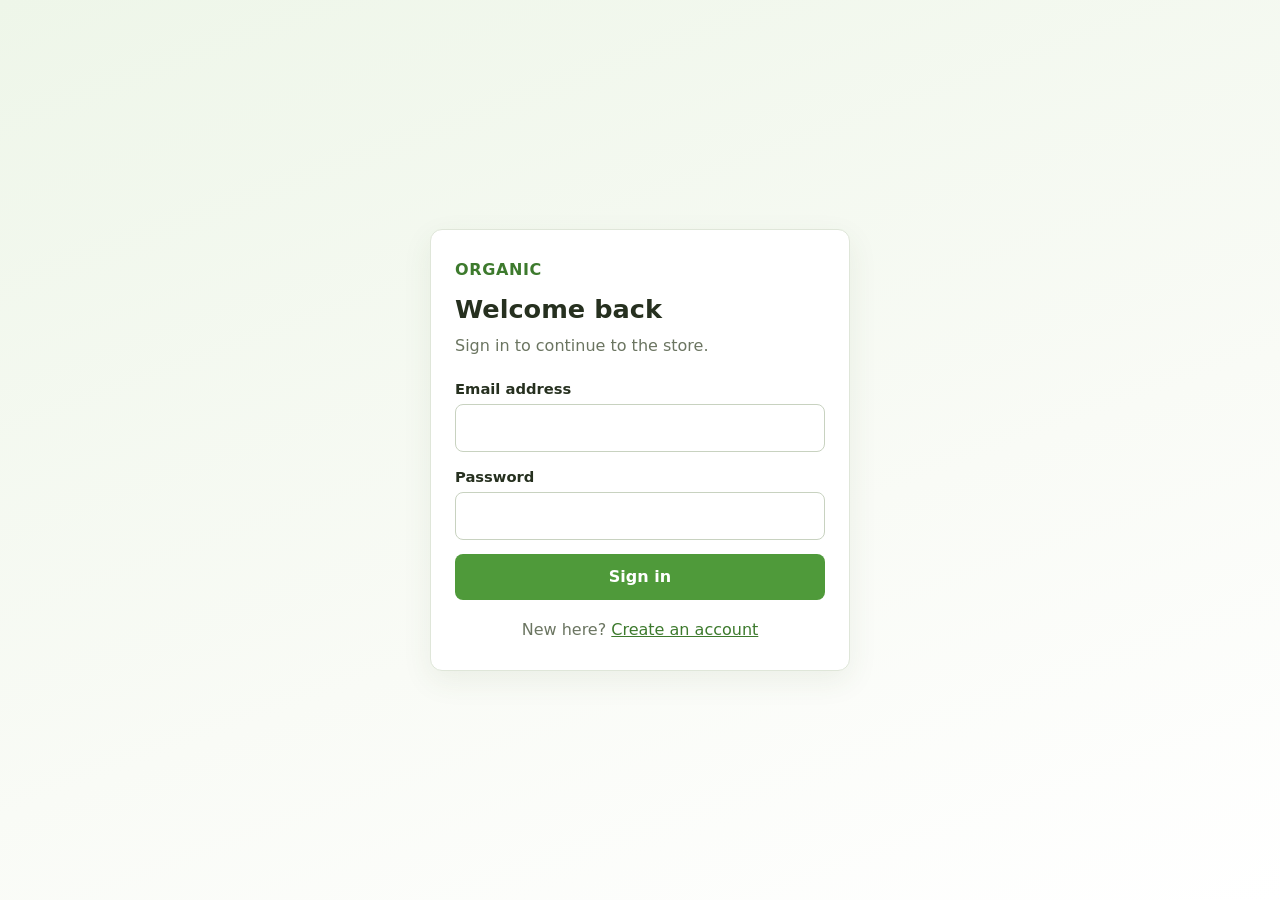
<file: index.html>
<!DOCTYPE html>
<html lang="en">
  <head>
    <title>Naheem's Organic - grocery stores</title>
    <script src="js/auth.js"></script>
    <script>Auth.requireLogin();</script>
    <meta charset="utf-8">
    <meta http-equiv="X-UA-Compatible" content="IE=edge">
    <meta name="viewport" content="width=device-width, initial-scale=1.0">
    <meta name="format-detection" content="telephone=no">
    <meta name="apple-mobile-web-app-capable" content="yes">
    <meta name="author" content="">
    <meta name="keywords" content="">
    <meta name="description" content="">

    <link rel="stylesheet" href="https://cdn.jsdelivr.net/npm/swiper@9/swiper-bundle.min.css">
    <link href="https://cdn.jsdelivr.net/npm/bootstrap@5.3.0-alpha3/dist/css/bootstrap.min.css" rel="stylesheet" integrity="sha384-KK94CHFLLe+nY2dmCWGMq91rCGa5gtU4mk92HdvYe+M/SXH301p5ILy+dN9+nJOZ" crossorigin="anonymous">
    <link rel="stylesheet" type="text/css" href="css/vendor.css">
    <link rel="stylesheet" type="text/css" href="style.css">

    <link rel="preconnect" href="https://fonts.googleapis.com">
    <link rel="preconnect" href="https://fonts.gstatic.com" crossorigin>
    <link href="https://fonts.googleapis.com/css2?family=Nunito:wght@400;700&family=Open+Sans:ital,wght@0,400;0,700;1,400;1,700&display=swap" rel="stylesheet">

  </head>
  <body>

    <svg xmlns="http://www.w3.org/2000/svg" style="display: none;">
      <defs>
        <symbol xmlns="http://www.w3.org/2000/svg" id="facebook" viewBox="0 0 24 24"><path fill="currentColor" d="M15.12 5.32H17V2.14A26.11 26.11 0 0 0 14.26 2c-2.72 0-4.58 1.66-4.58 4.7v2.62H6.61v3.56h3.07V22h3.68v-9.12h3.06l.46-3.56h-3.52V7.05c0-1.05.28-1.73 1.76-1.73Z"/></symbol>
        <symbol xmlns="http://www.w3.org/2000/svg" id="twitter" viewBox="0 0 24 24"><path fill="currentColor" d="M22.991 3.95a1 1 0 0 0-1.51-.86a7.48 7.48 0 0 1-1.874.794a5.152 5.152 0 0 0-3.374-1.242a5.232 5.232 0 0 0-5.223 5.063a11.032 11.032 0 0 1-6.814-3.924a1.012 1.012 0 0 0-.857-.365a.999.999 0 0 0-.785.5a5.276 5.276 0 0 0-.242 4.769l-.002.001a1.041 1.041 0 0 0-.496.89a3.042 3.042 0 0 0 .027.439a5.185 5.185 0 0 0 1.568 3.312a.998.998 0 0 0-.066.77a5.204 5.204 0 0 0 2.362 2.922a7.465 7.465 0 0 1-3.59.448A1 1 0 0 0 1.45 19.3a12.942 12.942 0 0 0 7.01 2.061a12.788 12.788 0 0 0 12.465-9.363a12.822 12.822 0 0 0 .535-3.646l-.001-.2a5.77 5.77 0 0 0 1.532-4.202Zm-3.306 3.212a.995.995 0 0 0-.234.702c.01.165.009.331.009.488a10.824 10.824 0 0 1-.454 3.08a10.685 10.685 0 0 1-10.546 7.93a10.938 10.938 0 0 1-2.55-.301a9.48 9.48 0 0 0 2.942-1.564a1 1 0 0 0-.602-1.786a3.208 3.208 0 0 1-2.214-.935q.224-.042.445-.105a1 1 0 0 0-.08-1.943a3.198 3.198 0 0 1-2.25-1.726a5.3 5.3 0 0 0 .545.046a1.02 1.02 0 0 0 .984-.696a1 1 0 0 0-.4-1.137a3.196 3.196 0 0 1-1.425-2.673c0-.066.002-.133.006-.198a13.014 13.014 0 0 0 8.21 3.48a1.02 1.02 0 0 0 .817-.36a1 1 0 0 0 .206-.867a3.157 3.157 0 0 1-.087-.729a3.23 3.23 0 0 1 3.226-3.226a3.184 3.184 0 0 1 2.345 1.02a.993.993 0 0 0 .921.298a9.27 9.27 0 0 0 1.212-.322a6.681 6.681 0 0 1-1.026 1.524Z"/></symbol>
        <symbol xmlns="http://www.w3.org/2000/svg" id="youtube" viewBox="0 0 24 24"><path fill="currentColor" d="M23 9.71a8.5 8.5 0 0 0-.91-4.13a2.92 2.92 0 0 0-1.72-1A78.36 78.36 0 0 0 12 4.27a78.45 78.45 0 0 0-8.34.3a2.87 2.87 0 0 0-1.46.74c-.9.83-1 2.25-1.1 3.45a48.29 48.29 0 0 0 0 6.48a9.55 9.55 0 0 0 .3 2a3.14 3.14 0 0 0 .71 1.36a2.86 2.86 0 0 0 1.49.78a45.18 45.18 0 0 0 6.5.33c3.5.05 6.57 0 10.2-.28a2.88 2.88 0 0 0 1.53-.78a2.49 2.49 0 0 0 .61-1a10.58 10.58 0 0 0 .52-3.4c.04-.56.04-3.94.04-4.54ZM9.74 14.85V8.66l5.92 3.11c-1.66.92-3.85 1.96-5.92 3.08Z"/></symbol>
        <symbol xmlns="http://www.w3.org/2000/svg" id="instagram" viewBox="0 0 24 24"><path fill="currentColor" d="M17.34 5.46a1.2 1.2 0 1 0 1.2 1.2a1.2 1.2 0 0 0-1.2-1.2Zm4.6 2.42a7.59 7.59 0 0 0-.46-2.43a4.94 4.94 0 0 0-1.16-1.77a4.7 4.7 0 0 0-1.77-1.15a7.3 7.3 0 0 0-2.43-.47C15.06 2 14.72 2 12 2s-3.06 0-4.12.06a7.3 7.3 0 0 0-2.43.47a4.78 4.78 0 0 0-1.77 1.15a4.7 4.7 0 0 0-1.15 1.77a7.3 7.3 0 0 0-.47 2.43C2 8.94 2 9.28 2 12s0 3.06.06 4.12a7.3 7.3 0 0 0 .47 2.43a4.7 4.7 0 0 0 1.15 1.77a4.78 4.78 0 0 0 1.77 1.15a7.3 7.3 0 0 0 2.43.47C8.94 22 9.28 22 12 22s3.06 0 4.12-.06a7.3 7.3 0 0 0 2.43-.47a4.7 4.7 0 0 0 1.77-1.15a4.85 4.85 0 0 0 1.16-1.77a7.59 7.59 0 0 0 .46-2.43c0-1.06.06-1.4.06-4.12s0-3.06-.06-4.12ZM20.14 16a5.61 5.61 0 0 1-.34 1.86a3.06 3.06 0 0 1-.75 1.15a3.19 3.19 0 0 1-1.15.75a5.61 5.61 0 0 1-1.86.34c-1 .05-1.37.06-4 .06s-3 0-4-.06a5.73 5.73 0 0 1-1.94-.3a3.27 3.27 0 0 1-1.1-.75a3 3 0 0 1-.74-1.15a5.54 5.54 0 0 1-.4-1.9c0-1-.06-1.37-.06-4s0-3 .06-4a5.54 5.54 0 0 1 .35-1.9A3 3 0 0 1 5 5a3.14 3.14 0 0 1 1.1-.8A5.73 5.73 0 0 1 8 3.86c1 0 1.37-.06 4-.06s3 0 4 .06a5.61 5.61 0 0 1 1.86.34a3.06 3.06 0 0 1 1.19.8a3.06 3.06 0 0 1 .75 1.1a5.61 5.61 0 0 1 .34 1.9c.05 1 .06 1.37.06 4s-.01 3-.06 4ZM12 6.87A5.13 5.13 0 1 0 17.14 12A5.12 5.12 0 0 0 12 6.87Zm0 8.46A3.33 3.33 0 1 1 15.33 12A3.33 3.33 0 0 1 12 15.33Z"/></symbol>
        <symbol xmlns="http://www.w3.org/2000/svg" id="amazon" viewBox="0 0 24 24"><path fill="currentColor" d="M1.04 17.52q.1-.16.32-.02a21.308 21.308 0 0 0 10.88 2.9a21.524 21.524 0 0 0 7.74-1.46q.1-.04.29-.12t.27-.12a.356.356 0 0 1 .47.12q.17.24-.11.44q-.36.26-.92.6a14.99 14.99 0 0 1-3.84 1.58A16.175 16.175 0 0 1 12 22a16.017 16.017 0 0 1-5.9-1.09a16.246 16.246 0 0 1-4.98-3.07a.273.273 0 0 1-.12-.2a.215.215 0 0 1 .04-.12Zm6.02-5.7a4.036 4.036 0 0 1 .68-2.36A4.197 4.197 0 0 1 9.6 7.98a10.063 10.063 0 0 1 2.66-.66q.54-.06 1.76-.16v-.34a3.562 3.562 0 0 0-.28-1.72a1.5 1.5 0 0 0-1.32-.6h-.16a2.189 2.189 0 0 0-1.14.42a1.64 1.64 0 0 0-.62 1a.508.508 0 0 1-.4.46L7.8 6.1q-.34-.08-.34-.36a.587.587 0 0 1 .02-.14a3.834 3.834 0 0 1 1.67-2.64A6.268 6.268 0 0 1 12.26 2h.5a5.054 5.054 0 0 1 3.56 1.18a3.81 3.81 0 0 1 .37.43a3.875 3.875 0 0 1 .27.41a2.098 2.098 0 0 1 .18.52q.08.34.12.47a2.856 2.856 0 0 1 .06.56q.02.43.02.51v4.84a2.868 2.868 0 0 0 .15.95a2.475 2.475 0 0 0 .29.62q.14.19.46.61a.599.599 0 0 1 .12.32a.346.346 0 0 1-.16.28q-1.66 1.44-1.8 1.56a.557.557 0 0 1-.58.04q-.28-.24-.49-.46t-.3-.32a4.466 4.466 0 0 1-.29-.39q-.2-.29-.28-.39a4.91 4.91 0 0 1-2.2 1.52a6.038 6.038 0 0 1-1.68.2a3.505 3.505 0 0 1-2.53-.95a3.553 3.553 0 0 1-.99-2.69Zm3.44-.4a1.895 1.895 0 0 0 .39 1.25a1.294 1.294 0 0 0 1.05.47a1.022 1.022 0 0 0 .17-.02a1.022 1.022 0 0 1 .15-.02a2.033 2.033 0 0 0 1.3-1.08a3.13 3.13 0 0 0 .33-.83a3.8 3.8 0 0 0 .12-.73q.01-.28.01-.92v-.5a7.287 7.287 0 0 0-1.76.16a2.144 2.144 0 0 0-1.76 2.22Zm8.4 6.44a.626.626 0 0 1 .12-.16a3.14 3.14 0 0 1 .96-.46a6.52 6.52 0 0 1 1.48-.22a1.195 1.195 0 0 1 .38.02q.9.08 1.08.3a.655.655 0 0 1 .08.36v.14a4.56 4.56 0 0 1-.38 1.65a3.84 3.84 0 0 1-1.06 1.53a.302.302 0 0 1-.18.08a.177.177 0 0 1-.08-.02q-.12-.06-.06-.22a7.632 7.632 0 0 0 .74-2.42a.513.513 0 0 0-.08-.32q-.2-.24-1.12-.24q-.34 0-.8.04q-.5.06-.92.12a.232.232 0 0 1-.16-.04a.065.065 0 0 1-.02-.08a.153.153 0 0 1 .02-.06Z"/></symbol>

        <symbol xmlns="http://www.w3.org/2000/svg" id="menu" viewBox="0 0 24 24"><path fill="currentColor" d="M2 6a1 1 0 0 1 1-1h18a1 1 0 1 1 0 2H3a1 1 0 0 1-1-1m0 6.032a1 1 0 0 1 1-1h18a1 1 0 1 1 0 2H3a1 1 0 0 1-1-1m1 5.033a1 1 0 1 0 0 2h18a1 1 0 0 0 0-2z"/></symbol>
        <symbol xmlns="http://www.w3.org/2000/svg" id="link" viewBox="0 0 24 24"><path fill="currentColor" d="M12 19a1 1 0 1 0-1-1a1 1 0 0 0 1 1Zm5 0a1 1 0 1 0-1-1a1 1 0 0 0 1 1Zm0-4a1 1 0 1 0-1-1a1 1 0 0 0 1 1Zm-5 0a1 1 0 1 0-1-1a1 1 0 0 0 1 1Zm7-12h-1V2a1 1 0 0 0-2 0v1H8V2a1 1 0 0 0-2 0v1H5a3 3 0 0 0-3 3v14a3 3 0 0 0 3 3h14a3 3 0 0 0 3-3V6a3 3 0 0 0-3-3Zm1 17a1 1 0 0 1-1 1H5a1 1 0 0 1-1-1v-9h16Zm0-11H4V6a1 1 0 0 1 1-1h1v1a1 1 0 0 0 2 0V5h8v1a1 1 0 0 0 2 0V5h1a1 1 0 0 1 1 1ZM7 15a1 1 0 1 0-1-1a1 1 0 0 0 1 1Zm0 4a1 1 0 1 0-1-1a1 1 0 0 0 1 1Z"/></symbol>
        <symbol xmlns="http://www.w3.org/2000/svg" id="arrow-right" viewBox="0 0 24 24"><path fill="currentColor" d="M17.92 11.62a1 1 0 0 0-.21-.33l-5-5a1 1 0 0 0-1.42 1.42l3.3 3.29H7a1 1 0 0 0 0 2h7.59l-3.3 3.29a1 1 0 0 0 0 1.42a1 1 0 0 0 1.42 0l5-5a1 1 0 0 0 .21-.33a1 1 0 0 0 0-.76Z"/></symbol>
        <symbol xmlns="http://www.w3.org/2000/svg" id="category" viewBox="0 0 24 24"><path fill="currentColor" d="M19 5.5h-6.28l-.32-1a3 3 0 0 0-2.84-2H5a3 3 0 0 0-3 3v13a3 3 0 0 0 3 3h14a3 3 0 0 0 3-3v-10a3 3 0 0 0-3-3Zm1 13a1 1 0 0 1-1 1H5a1 1 0 0 1-1-1v-13a1 1 0 0 1 1-1h4.56a1 1 0 0 1 .95.68l.54 1.64a1 1 0 0 0 .95.68h7a1 1 0 0 1 1 1Z"/></symbol>
        <symbol xmlns="http://www.w3.org/2000/svg" id="calendar" viewBox="0 0 24 24"><path fill="currentColor" d="M19 4h-2V3a1 1 0 0 0-2 0v1H9V3a1 1 0 0 0-2 0v1H5a3 3 0 0 0-3 3v12a3 3 0 0 0 3 3h14a3 3 0 0 0 3-3V7a3 3 0 0 0-3-3Zm1 15a1 1 0 0 1-1 1H5a1 1 0 0 1-1-1v-7h16Zm0-9H4V7a1 1 0 0 1 1-1h2v1a1 1 0 0 0 2 0V6h6v1a1 1 0 0 0 2 0V6h2a1 1 0 0 1 1 1Z"/></symbol>
        <symbol xmlns="http://www.w3.org/2000/svg" id="heart" viewBox="0 0 24 24"><path fill="currentColor" d="M20.16 4.61A6.27 6.27 0 0 0 12 4a6.27 6.27 0 0 0-8.16 9.48l7.45 7.45a1 1 0 0 0 1.42 0l7.45-7.45a6.27 6.27 0 0 0 0-8.87Zm-1.41 7.46L12 18.81l-6.75-6.74a4.28 4.28 0 0 1 3-7.3a4.25 4.25 0 0 1 3 1.25a1 1 0 0 0 1.42 0a4.27 4.27 0 0 1 6 6.05Z"/></symbol>
        <symbol xmlns="http://www.w3.org/2000/svg" id="plus" viewBox="0 0 24 24"><path fill="currentColor" d="M19 11h-6V5a1 1 0 0 0-2 0v6H5a1 1 0 0 0 0 2h6v6a1 1 0 0 0 2 0v-6h6a1 1 0 0 0 0-2Z"/></symbol>
        <symbol xmlns="http://www.w3.org/2000/svg" id="minus" viewBox="0 0 24 24"><path fill="currentColor" d="M19 11H5a1 1 0 0 0 0 2h14a1 1 0 0 0 0-2Z"/></symbol>
        <symbol xmlns="http://www.w3.org/2000/svg" id="cart" viewBox="0 0 24 24"><path fill="currentColor" d="M8.5 19a1.5 1.5 0 1 0 1.5 1.5A1.5 1.5 0 0 0 8.5 19ZM19 16H7a1 1 0 0 1 0-2h8.491a3.013 3.013 0 0 0 2.885-2.176l1.585-5.55A1 1 0 0 0 19 5H6.74a3.007 3.007 0 0 0-2.82-2H3a1 1 0 0 0 0 2h.921a1.005 1.005 0 0 1 .962.725l.155.545v.005l1.641 5.742A3 3 0 0 0 7 18h12a1 1 0 0 0 0-2Zm-1.326-9l-1.22 4.274a1.005 1.005 0 0 1-.963.726H8.754l-.255-.892L7.326 7ZM16.5 19a1.5 1.5 0 1 0 1.5 1.5a1.5 1.5 0 0 0-1.5-1.5Z"/></symbol>
        <symbol xmlns="http://www.w3.org/2000/svg" id="check" viewBox="0 0 24 24"><path fill="currentColor" d="M18.71 7.21a1 1 0 0 0-1.42 0l-7.45 7.46l-3.13-3.14A1 1 0 1 0 5.29 13l3.84 3.84a1 1 0 0 0 1.42 0l8.16-8.16a1 1 0 0 0 0-1.47Z"/></symbol>
        <symbol xmlns="http://www.w3.org/2000/svg" id="trash" viewBox="0 0 24 24"><path fill="currentColor" d="M10 18a1 1 0 0 0 1-1v-6a1 1 0 0 0-2 0v6a1 1 0 0 0 1 1ZM20 6h-4V5a3 3 0 0 0-3-3h-2a3 3 0 0 0-3 3v1H4a1 1 0 0 0 0 2h1v11a3 3 0 0 0 3 3h8a3 3 0 0 0 3-3V8h1a1 1 0 0 0 0-2ZM10 5a1 1 0 0 1 1-1h2a1 1 0 0 1 1 1v1h-4Zm7 14a1 1 0 0 1-1 1H8a1 1 0 0 1-1-1V8h10Zm-3-1a1 1 0 0 0 1-1v-6a1 1 0 0 0-2 0v6a1 1 0 0 0 1 1Z"/></symbol>
        <symbol xmlns="http://www.w3.org/2000/svg" id="search" viewBox="0 0 24 24"><path fill="currentColor" d="M21.71 20.29L18 16.61A9 9 0 1 0 16.61 18l3.68 3.68a1 1 0 0 0 1.42 0a1 1 0 0 0 0-1.39ZM11 18a7 7 0 1 1 7-7a7 7 0 0 1-7 7Z"/></symbol>
        <symbol xmlns="http://www.w3.org/2000/svg" id="close" viewBox="0 0 15 15"><path fill="currentColor" d="M7.953 3.788a.5.5 0 0 0-.906 0L6.08 5.85l-2.154.33a.5.5 0 0 0-.283.843l1.574 1.613l-.373 2.284a.5.5 0 0 0 .736.518l1.92-1.063l1.921 1.063a.5.5 0 0 0 .736-.519l-.373-2.283l1.574-1.613a.5.5 0 0 0-.283-.844L8.921 5.85l-.968-2.062Z"/></symbol>
        
        <symbol xmlns="http://www.w3.org/2000/svg" id="package" viewBox="0 0 48 48"><path fill="none" stroke="currentColor" stroke-linecap="round" stroke-linejoin="round" d="m24 13.264l7.288 4.21L24 21.681l-7.288-4.209Z"/><path fill="none" stroke="currentColor" stroke-linecap="round" stroke-linejoin="round" d="M16.712 17.473v8.418L24 30.101l7.288-4.21v-8.418M24 30.1v-8.418"/><path fill="none" stroke="currentColor" stroke-linecap="round" stroke-linejoin="round" d="M40.905 21.405a16.905 16.905 0 1 0-23.389 15.611L24 43.5l6.484-6.484a16.906 16.906 0 0 0 10.42-15.611"/></symbol>
        <symbol xmlns="http://www.w3.org/2000/svg" id="secure" viewBox="0 0 48 48"><path fill="none" stroke="currentColor" stroke-linecap="round" stroke-linejoin="round" d="M14.134 36V20.11h19.732M19.279 36h14.587V25.45"/><path fill="none" stroke="currentColor" stroke-linecap="round" stroke-linejoin="round" d="m19.246 26.606l4.135 4.135l5.373-5.372m-8.934-9.282a4.087 4.087 0 1 1 8.174 0m0 0v4.023m-8.172-4.108v4.108"/><path fill="none" stroke="currentColor" stroke-linecap="round" stroke-linejoin="round" d="M30.288 44.566a21.516 21.516 0 1 1 9.69-6.18"/></symbol>
        <symbol xmlns="http://www.w3.org/2000/svg" id="quality" viewBox="0 0 48 48"><path fill="none" stroke="currentColor" stroke-linecap="round" stroke-linejoin="round" d="m30.59 13.45l4.77 2.94L24 34.68l-10.33-7l3.11-4.6l5.52 3.71l8.26-13.38Z"/><path fill="none" stroke="currentColor" stroke-linecap="round" stroke-linejoin="round" d="M24 4.5s-11.26 2-15.25 2v20a11.16 11.16 0 0 0 .8 4.1a15 15 0 0 0 2 3.61a22 22 0 0 0 2.81 3.07a34.47 34.47 0 0 0 3 2.48a34 34 0 0 0 2.89 1.86c1 .59 1.71 1 2.13 1.19l1 .49a1.44 1.44 0 0 0 1.24 0l1-.49c.42-.2 1.13-.6 2.13-1.19a34 34 0 0 0 2.89-1.86a34.47 34.47 0 0 0 3-2.48a22 22 0 0 0 2.81-3.07a15 15 0 0 0 2-3.61a11.16 11.16 0 0 0 .8-4.1v-20c-3.99.03-15.25-2-15.25-2"/></symbol>
        <symbol xmlns="http://www.w3.org/2000/svg" id="savings" viewBox="0 0 48 48"><circle cx="24" cy="24" r="21.5" fill="none" stroke="currentColor" stroke-linecap="round" stroke-linejoin="round"/><path fill="none" stroke="currentColor" stroke-linecap="round" stroke-linejoin="round" d="M12.5 23.684a3.298 3.298 0 0 1 5.63-2.332l3.212 3.212h0l8.53-8.53a3.298 3.298 0 0 1 5.628 2.333h0c0 .875-.348 1.714-.966 2.333L22.983 32.25a2.321 2.321 0 0 1-3.283 0l-6.234-6.233a3.298 3.298 0 0 1-.966-2.333"/></symbol>
        <symbol xmlns="http://www.w3.org/2000/svg" id="offers" viewBox="0 0 48 48"><path fill="none" stroke="currentColor" stroke-linecap="round" stroke-linejoin="round" d="m41.556 39.297l-22.022 3.11a1.097 1.097 0 0 1-1.245-.97l-2.352-22.311a1.097 1.097 0 0 1 1.08-1.213l24.238-.229a1.097 1.097 0 0 1 1.108 1.09l.137 19.429c.004.55-.4 1.017-.944 1.094M26.1 25.258v2.579m8.494-2.731v2.175"/><path fill="none" stroke="currentColor" stroke-linecap="round" stroke-linejoin="round" d="M34.343 32.346c-1.437.828-1.926 1.198-2.774 1.988c-1.19-.457-2.284-1.228-3.797-1.456m-15.953 8.721l-3.49-1.6a1.12 1.12 0 0 1-.643-.863L5.511 23.593c-.056-.4.108-.8.43-1.046l3.15-2.406a1.257 1.257 0 0 1 2.014.874l1.966 19.69a.887.887 0 0 1-1.252.894m11.989-28.112c.214-.456.964-1.716 2.76-3.618c3.108-3.323 4.26-4.288 4.26-4.288s1.42.75 3.27 3.109c1.876 2.358 1.93 3.832 1.93 3.832s.67-.08-4.797 1.688c-3.055.991-4.368 1.152-4.931 1.152"/><path fill="none" stroke="currentColor" stroke-linecap="round" stroke-linejoin="round" d="M26.97 17.828v-.054c0-.884-.241-1.715-.67-2.412c-.563-.91-1.447-1.608-2.492-1.876a3.58 3.58 0 0 0-1.072-.16c-.429 0-.858.053-1.233.214c-1.152.348-2.063 1.18-2.573 2.278a4.747 4.747 0 0 0-.428 1.956v.134"/><path fill="none" stroke="currentColor" stroke-linecap="round" stroke-linejoin="round" d="M18.93 15.818c-.562-.107-1.5-.349-3.135-.884c-2.304-.75-3.43-1.528-3.43-1.528s-.456-1.393 1.045-3.296s2.653-2.52 2.653-2.52s.911.778 3.43 3.485c1.26 1.313 1.796 2.09 2.01 2.465h.027"/></symbol>
        
        <symbol xmlns="http://www.w3.org/2000/svg" id="delivery" viewBox="0 0 32 32"><path fill="currentColor" d="m29.92 16.61l-3-7A1 1 0 0 0 26 9h-3V7a1 1 0 0 0-1-1H3a1 1 0 0 0-1 1v17a1 1 0 0 0 1 1h2.14a4 4 0 0 0 7.72 0h6.28a4 4 0 0 0 7.72 0H29a1 1 0 0 0 1-1v-7a1 1 0 0 0-.08-.39M23 11h2.34l2.14 5H23ZM9 26a2 2 0 1 1 2-2a2 2 0 0 1-2 2m10.14-3h-6.28a4 4 0 0 0-7.72 0H4V8h17v12.56A4 4 0 0 0 19.14 23M23 26a2 2 0 1 1 2-2a2 2 0 0 1-2 2m5-3h-1.14A4 4 0 0 0 23 20v-2h5Z"/></symbol>
        <symbol xmlns="http://www.w3.org/2000/svg" id="organic" viewBox="0 0 24 24"><path fill="currentColor" d="M0 2.84c1.402 2.71 1.445 5.241 2.977 10.4c1.855 5.341 8.703 5.701 9.21 5.711c.46.726 1.513 1.704 3.926 2.21l.268-1.272c-2.082-.436-2.844-1.239-3.106-1.68l-.005.006c.087-.484 1.523-5.377-1.323-9.352C7.182 3.583 0 2.84 0 2.84m24 .84c-3.898.611-4.293-.92-11.473 3.093a11.879 11.879 0 0 1 2.625 10.05c3.723-1.486 5.166-3.976 5.606-6.466c0 0 1.27-4.716 3.242-6.677M12.527 6.773l-.002-.002v.004zM2.643 5.22s5.422 1.426 8.543 11.543c-2.945-.889-4.203-3.796-4.63-5.168h.006a15.863 15.863 0 0 0-3.92-6.375z"/></symbol>
        <symbol xmlns="http://www.w3.org/2000/svg" id="fresh" viewBox="0 0 24 24"><g fill="none"><path d="M24 0v24H0V0zM12.594 23.258l-.012.002l-.071.035l-.02.004l-.014-.004l-.071-.036c-.01-.003-.019 0-.024.006l-.004.01l-.017.428l.005.02l.01.013l.104.074l.015.004l.012-.004l.104-.074l.012-.016l.004-.017l-.017-.427c-.002-.01-.009-.017-.016-.018m.264-.113l-.014.002l-.184.093l-.01.01l-.003.011l.018.43l.005.012l.008.008l.201.092c.012.004.023 0 .029-.008l.004-.014l-.034-.614c-.003-.012-.01-.02-.02-.022m-.715.002a.023.023 0 0 0-.027.006l-.006.014l-.034.614c0 .012.007.02.017.024l.015-.002l.201-.093l.01-.008l.003-.011l.018-.43l-.003-.012l-.01-.01z"/><path fill="currentColor" d="M20 9a1 1 0 0 1 1 1v1a8 8 0 0 1-8 8H9.414l.793.793a1 1 0 0 1-1.414 1.414l-2.496-2.496a.997.997 0 0 1-.287-.567L6 17.991a.996.996 0 0 1 .237-.638l.056-.06l2.5-2.5a1 1 0 0 1 1.414 1.414L9.414 17H13a6 6 0 0 0 6-6v-1a1 1 0 0 1 1-1m-4.793-6.207l2.5 2.5a1 1 0 0 1 0 1.414l-2.5 2.5a1 1 0 1 1-1.414-1.414L14.586 7H11a6 6 0 0 0-6 6v1a1 1 0 1 1-2 0v-1a8 8 0 0 1 8-8h3.586l-.793-.793a1 1 0 0 1 1.414-1.414"/></g></symbol>

        <symbol xmlns="http://www.w3.org/2000/svg" id="star-full" viewBox="0 0 24 24"><path fill="currentColor" d="m3.1 11.3l3.6 3.3l-1 4.6c-.1.6.1 1.2.6 1.5c.2.2.5.3.8.3c.2 0 .4 0 .6-.1c0 0 .1 0 .1-.1l4.1-2.3l4.1 2.3s.1 0 .1.1c.5.2 1.1.2 1.5-.1c.5-.3.7-.9.6-1.5l-1-4.6c.4-.3 1-.9 1.6-1.5l1.9-1.7l.1-.1c.4-.4.5-1 .3-1.5s-.6-.9-1.2-1h-.1l-4.7-.5l-1.9-4.3s0-.1-.1-.1c-.1-.7-.6-1-1.1-1c-.5 0-1 .3-1.3.8c0 0 0 .1-.1.1L8.7 8.2L4 8.7h-.1c-.5.1-1 .5-1.2 1c-.1.6 0 1.2.4 1.6"/></symbol>
        <symbol xmlns="http://www.w3.org/2000/svg" id="star-half" viewBox="0 0 24 24"><path fill="currentColor" d="m3.1 11.3l3.6 3.3l-1 4.6c-.1.6.1 1.2.6 1.5c.2.2.5.3.8.3c.2 0 .4 0 .6-.1c0 0 .1 0 .1-.1l4.1-2.3l4.1 2.3s.1 0 .1.1c.5.2 1.1.2 1.5-.1c.5-.3.7-.9.6-1.5l-1-4.6c.4-.3 1-.9 1.6-1.5l1.9-1.7l.1-.1c.4-.4.5-1 .3-1.5s-.6-.9-1.2-1h-.1l-4.7-.5l-1.9-4.3s0-.1-.1-.1c-.1-.7-.6-1-1.1-1c-.5 0-1 .3-1.3.8c0 0 0 .1-.1.1L8.7 8.2L4 8.7h-.1c-.5.1-1 .5-1.2 1c-.1.6 0 1.2.4 1.6m8.9 5V5.8l1.7 3.8c.1.3.5.5.8.6l4.2.5l-3.1 2.8c-.3.2-.4.6-.3 1c0 .2.5 2.2.8 4.1l-3.6-2.1c-.2-.2-.3-.2-.5-.2"/></symbol>

        <symbol xmlns="http://www.w3.org/2000/svg" id="user" viewBox="0 0 24 24"><g fill="none" stroke="currentColor" stroke-width="1.5"><circle cx="12" cy="9" r="3"/><circle cx="12" cy="12" r="10"/><path stroke-linecap="round" d="M17.97 20c-.16-2.892-1.045-5-5.97-5s-5.81 2.108-5.97 5"/></g></symbol>
        <symbol xmlns="http://www.w3.org/2000/svg" id="wishlist" viewBox="0 0 24 24"><g fill="none" stroke="currentColor" stroke-width="1.5"><path d="M21 16.09v-4.992c0-4.29 0-6.433-1.318-7.766C18.364 2 16.242 2 12 2C7.757 2 5.636 2 4.318 3.332C3 4.665 3 6.81 3 11.098v4.993c0 3.096 0 4.645.734 5.321c.35.323.792.526 1.263.58c.987.113 2.14-.907 4.445-2.946c1.02-.901 1.529-1.352 2.118-1.47c.29-.06.59-.06.88 0c.59.118 1.099.569 2.118 1.47c2.305 2.039 3.458 3.059 4.445 2.945c.47-.053.913-.256 1.263-.579c.734-.676.734-2.224.734-5.321Z"/><path stroke-linecap="round" d="M15 6H9"/></g></symbol>
        <symbol xmlns="http://www.w3.org/2000/svg" id="shopping-bag" viewBox="0 0 24 24"><g fill="none" stroke="currentColor" stroke-width="1.5"><path d="M3.864 16.455c-.858-3.432-1.287-5.147-.386-6.301C4.378 9 6.148 9 9.685 9h4.63c3.538 0 5.306 0 6.207 1.154c.901 1.153.472 2.87-.386 6.301c-.546 2.183-.818 3.274-1.632 3.91c-.814.635-1.939.635-4.189.635h-4.63c-2.25 0-3.375 0-4.189-.635c-.814-.636-1.087-1.727-1.632-3.91Z"/><path d="m19.5 9.5l-.71-2.605c-.274-1.005-.411-1.507-.692-1.886A2.5 2.5 0 0 0 17 4.172C16.56 4 16.04 4 15 4M4.5 9.5l.71-2.605c.274-1.005.411-1.507.692-1.886A2.5 2.5 0 0 1 7 4.172C7.44 4 7.96 4 9 4"/><path d="M9 4a1 1 0 0 1 1-1h4a1 1 0 1 1 0 2h-4a1 1 0 0 1-1-1Z"/><path stroke-linecap="round" stroke-linejoin="round" d="M8 13v4m8-4v4m-4-4v4"/></g></symbol>

        <symbol xmlns="http://www.w3.org/2000/svg" id="fruits" viewBox="0 0 48 48"><g fill="currentColor" fill-rule="evenodd" clip-rule="evenodd"><path d="M18.88 7.566a1 1 0 0 1 1 1v6.6a1 1 0 1 1-2 0v-6.6a1 1 0 0 1 1-1"/><path d="M11.78 13.905c1.13-.27 2.283-.065 3.48.553c.975.505 1.667.736 2.206.847c.538.112.966.114 1.483.114v2h-.02c-.516 0-1.12 0-1.868-.155c-.757-.157-1.622-.462-2.72-1.03c-.878-.453-1.54-.517-2.096-.384c-.584.14-1.201.53-1.912 1.264c-1.632 1.688-2.139 3.426-2.316 4.762c-.1 1.644.197 4.89 1.668 8.063c.5 1.08 1.21 2.57 2.076 3.737c.432.582.866 1.03 1.283 1.306c.405.267.741.34 1.046.288c3.123-.538 3.71-.551 4.319-.551h1.037v2H18.38c-.422 0-.92 0-3.95.522c-.94.162-1.787-.127-2.488-.59c-.689-.455-1.284-1.106-1.787-1.783c-1.005-1.353-1.791-3.024-2.284-4.088c-1.638-3.532-1.972-7.137-1.848-9.064l.003-.032l.004-.032c.212-1.644.844-3.839 2.866-5.928c.845-.874 1.783-1.556 2.885-1.82"/><path d="M14.64 11.41c1.496 1.431 2.307 3.166 2.307 4.51a1 1 0 1 0 2 0c0-2.05-1.168-4.275-2.925-5.956C14.244 8.265 11.743 7 8.896 7a1 1 0 0 0 0 2c2.244 0 4.268.999 5.743 2.41"/><path d="M8.574 7.009a1 1 0 0 1 1.116.868c.492 3.93 3.945 6 6.734 7.115a1 1 0 0 1-.743 1.857c-2.869-1.147-7.335-3.604-7.975-8.724a1 1 0 0 1 .868-1.116m17.188 6.894c-1.152-.264-2.334-.066-3.57.548c-1.02.506-1.747.74-2.317.853c-.57.113-1.022.115-1.56.115a1 1 0 0 0 0 2h.019c.537 0 1.16 0 1.93-.153c.781-.155 1.676-.458 2.816-1.024c.924-.458 1.632-.528 2.236-.39c.626.144 1.277.542 2.017 1.277c1.716 1.703 2.235 3.452 2.414 4.784a1 1 0 0 0 1.982-.266c-.222-1.653-.884-3.85-2.987-5.938c-.881-.874-1.85-1.548-2.98-1.806m.945 20.377a1 1 0 0 0-1.414.027c-.757.786-1.393 1.05-1.931.962c-3.252-.538-3.86-.55-4.485-.55a1 1 0 0 0 0 2h.028c.447 0 .967 0 4.13.523c1.522.252 2.785-.599 3.699-1.548a1 1 0 0 0-.027-1.415"/><path d="M32.65 16.103c-1.003 1.81-1.263 3.709-.864 4.992a1 1 0 1 1-1.91.594c-.609-1.959-.153-4.43 1.025-6.556c1.193-2.152 3.206-4.101 5.925-4.947a1 1 0 1 1 .594 1.91c-2.143.666-3.78 2.222-4.77 4.007"/><path d="M34.719 17.379c-1.168 1.71-2.748 2.793-4.073 3.013a1 1 0 1 0 .326 1.973c2.023-.335 4.027-1.851 5.398-3.858c1.388-2.032 2.227-4.706 1.762-7.515a1 1 0 1 0-1.974.326c.367 2.214-.288 4.375-1.44 6.06"/><path d="M31.78 23a2.5 2.5 0 1 0 0 5a2.5 2.5 0 0 0 0-5m-4.5 2.5a4.5 4.5 0 1 1 9 0a4.5 4.5 0 0 1-9 0"/><path d="M37.845 18.09a4.5 4.5 0 0 1 2.716 5.755a1 1 0 1 1-1.883-.675a2.5 2.5 0 1 0-4.706-1.69a1 1 0 0 1-1.882-.675a4.5 4.5 0 0 1 5.755-2.715"/><path d="M36.253 23.176a4.501 4.501 0 0 1 3.822 8.014a1 1 0 1 1-1.144-1.64a2.5 2.5 0 1 0-3.008-3.99a1 1 0 1 1-1.262-1.552a4.501 4.501 0 0 1 1.592-.832M27.78 29a2.5 2.5 0 1 0 0 5a2.5 2.5 0 0 0 0-5m-4.5 2.5a4.5 4.5 0 1 1 9 0a4.5 4.5 0 0 1-9 0"/><path d="M35.78 29a2.5 2.5 0 1 0 0 5a2.5 2.5 0 0 0 0-5m-4.5 2.5a4.5 4.5 0 1 1 9 0a4.5 4.5 0 0 1-9 0"/><path d="M31.78 35a2.5 2.5 0 1 0 0 5a2.5 2.5 0 0 0 0-5m-4.5 2.5a4.5 4.5 0 1 1 9 0a4.5 4.5 0 0 1-9 0"/><path d="M37.834 33.966a1 1 0 0 1 1.278-.606a4.5 4.5 0 1 1-4.675 7.44a1 1 0 1 1 1.405-1.423a2.5 2.5 0 1 0 2.598-4.133a1 1 0 0 1-.606-1.278"/></g></symbol>
        <symbol xmlns="http://www.w3.org/2000/svg" id="dairy" viewBox="0 0 48 48"><g fill="none"><path d="M0 0h48v48H0z"/><path fill="currentColor" fill-rule="evenodd" d="M10 5a1 1 0 0 1 1-1h18.571a1 1 0 0 1 .559.17l7.428 5A1 1 0 0 1 38 10v33a1 1 0 0 1-1 1H18.429a1 1 0 0 1-.559-.17l-7.428-5A1 1 0 0 1 10 38zm2 1.878v2.494a2 2 0 0 0 .168.802l1.985 4.539a1 1 0 0 0 1.67.258l.682-.781A2 2 0 0 0 17 12.873v-2.63zM19 11v31h17V11zm14.723-2h-14.99l-4.456-3h14.99zM36 23a8 8 0 1 0-16 0a8 8 0 0 0 16 0M17 40.833V16.61a2.964 2.964 0 0 1-2 .702v22.175zm-4-2.692V16.5h.012a2.997 2.997 0 0 1-.691-.986L12 14.781v22.687zM28 17a6 6 0 1 0 0 12a6 6 0 0 0 0-12m-4 5a1 1 0 0 1 1-1h6v2h-6a1 1 0 0 1-1-1m2 3a1 1 0 0 1 1-1h2v2h-2a1 1 0 0 1-1-1" clip-rule="evenodd"/></g></symbol>
        <symbol xmlns="http://www.w3.org/2000/svg" id="meat" viewBox="0 0 48 48"><g fill="currentColor"><path d="M14 14a1 1 0 1 0 0-2a1 1 0 0 0 0 2"/><path fill-rule="evenodd" d="M15.086 6c1.26-1.26 3.414-.368 3.414 1.414V9h1.586c1.782 0 2.674 2.154 1.414 3.414l-1.793 1.793a1.138 1.138 0 0 1-.037.036l3.456 5.847a4 4 0 0 0 4.08 1.914l12.58-2.027c1.63-.263 2.74 1.609 1.728 2.914c-.97 1.251-1.459 2.85-1.812 4.6C38.384 34.02 32.854 39.052 26 39.88V42h2.5v2H19v-2h5v-2c-5.414 0-10.21-2.607-13.107-6.608c-2.324-3.21-1.946-7.335-1.006-10.767l.495-1.805a6.996 6.996 0 0 0 .181-2.822L10.5 18H7.914C6.132 18 5.24 15.846 6.5 14.586zm5 5l-1.466 1.466l-.73-1.233a4.55 4.55 0 0 0-.307-.455c.275.142.586.222.917.222zM16.5 9c0 .334.082.65.227.926a4.548 4.548 0 0 0-1.894-.845L16.5 7.414zm-8.586 7l1.595-1.594c.04.208.096.416.168.624l.334.97zm3.654-1.622a2.548 2.548 0 0 1 4.601-2.127l5.236 8.857a6 6 0 0 0 6.119 2.87l12.148-1.957c-1.082 1.557-1.589 3.383-1.93 5.075a13.09 13.09 0 0 1-1.419 3.815a.999.999 0 0 0-.247.222C34.183 33.513 31.378 35 28.264 35C22.654 35 18 30.136 18 24a1 1 0 0 0-2 0c0 7.12 5.432 13 12.264 13c.4 0 .794-.02 1.184-.06A14.402 14.402 0 0 1 24 38c-4.763 0-8.96-2.291-11.487-5.78c-1.766-2.439-1.6-5.773-.697-9.066l.495-1.806a8.998 8.998 0 0 0-.171-5.311z" clip-rule="evenodd"/></g></symbol>
        <symbol xmlns="http://www.w3.org/2000/svg" id="seafood" viewBox="0 0 24 24"><path fill="currentColor" d="M13.497 4.564c1.649-.906 3.859-1.137 6.669-.694c.119.685.221 1.711.147 2.86c-.102 1.572-.53 3.278-1.602 4.656l-.165.212l-.036.263v.002l-.002.014l-.013.074a9.298 9.298 0 0 1-1.294 3.217l-.84-1.688l-.96.72C13.65 15.513 10.903 16 9 16H8v1c0 .77-.004 1.293-.106 1.804a3.722 3.722 0 0 1-.147.53l-4.011-4.012a8.2 8.2 0 0 1 .978-.209A10.285 10.285 0 0 1 5.985 15H7v-1c0-2.697.864-3.993 1.83-5.442L9.202 8L7.428 5.339a9.688 9.688 0 0 1 1.765-.411c.609-.088 1.228-.13 1.773-.123c.202.002.385.012.548.026c.09.768.373 1.643.861 2.475c.725 1.236 1.938 2.442 3.774 3.13l.936.351l.703-1.872l-.937-.351c-1.364-.512-2.234-1.39-2.75-2.27c-.385-.655-.557-1.28-.604-1.73m6.947 7.845c1.285-1.759 1.752-3.81 1.865-5.55c.117-1.806-.14-3.371-.344-4.121l-.164-.605l-.616-.116c-3.425-.643-6.471-.492-8.855.91a7.649 7.649 0 0 0-1.338-.122c-.66-.009-1.383.042-2.083.143c-.698.1-1.397.252-2.004.455c-.575.193-1.193.471-1.612.89l-.58.58L6.8 8.003c-.813 1.256-1.6 2.711-1.767 5.054c-.19.02-.4.045-.622.08c-.857.131-2.032.409-2.965 1.03l-1.015.678l7.725 7.725l.676-1.015c.563-.845.87-1.59 1.024-2.359c.083-.413.118-.823.133-1.231c1.704-.117 3.837-.545 5.612-1.523l1.12 2.25l.983-.983c1.188-1.189 1.88-2.582 2.273-3.653a11.298 11.298 0 0 0 .467-1.646M17.5 4.58l1.417 1.417L17.5 7.414l-1.417-1.417z"/></symbol>
        <symbol xmlns="http://www.w3.org/2000/svg" id="bakery" viewBox="0 0 24 24"><path fill="currentColor" d="M19.87 17.412q.828.436 1.365-.206q.536-.643.138-1.414l-1.911-3.584l-1.666 4.123zm-5.308-.912h2.084l2.439-6.027q.228-.565.077-.914q-.15-.35-.57-.52l-2-.8q-.455-.19-.88-.047q-.424.145-.474.639zm-7.208 0h2.084l-.676-7.746q-.05-.39-.455-.548q-.405-.158-.9.032l-2 .8q-.45.19-.527.598q-.078.406.112.914zm-3.223.912l2.073-1.081l-1.627-4.123l-1.95 3.661q-.437.79.148 1.366q.585.575 1.356.177m6.307-.912h3.124l.788-8.912q.05-.455-.228-.772q-.278-.316-.772-.316h-2.7q-.373 0-.709.288t-.291.724zM3.53 18.538q-.87 0-1.45-.595q-.579-.595-.579-1.44q0-.28.068-.548q.069-.268.194-.524L4.077 11q-.33-.865-.08-1.715q.25-.85 1.045-1.173l2-.8q.427-.183.873-.185q.447-.002.797.265q.08-.782.628-1.337q.548-.555 1.34-.555h2.67q.78 0 1.338.526t.677 1.29q.293-.281.739-.225q.446.057.854.22l2 .8q.807.324 1.092 1.164q.285.84-.088 1.675l2.315 4.43q.111.218.186.437t.075.456q0 .933-.647 1.6q-.647.665-1.57.665q-.227 0-.431-.052q-.205-.053-.41-.16l-1.626-.826H6.134l-1.515.788q-.248.137-.524.194q-.276.056-.566.056m8.49-6.519"/></symbol>
        <symbol xmlns="http://www.w3.org/2000/svg" id="canned" viewBox="0 0 32 32"><g fill="none"><g fill="currentColor" clip-path="url(#fluentEmojiHighContrastCannedFood0)"><path d="M8 5.04h16v5.03h-2.239a7.977 7.977 0 0 0-5.771-2.46a7.977 7.977 0 0 0-5.771 2.46H8zm13.846 16.02H24v5.98H8v-5.98h2.134a7.978 7.978 0 0 0 5.856 2.55a7.978 7.978 0 0 0 5.856-2.55m-8.196-8.265a2.232 2.232 0 0 1-1.7-2.165h2.29c.71 0 1.344.333 1.752.852a2.232 2.232 0 0 1 1.768-.862h2.28a2.233 2.233 0 0 1-1.723 2.172a3.952 3.952 0 0 1-.757 7.828h-3.14c-2.18 0-3.95-1.77-3.95-3.95a3.954 3.954 0 0 1 3.18-3.875"/><path d="M3 3.52A3.52 3.52 0 0 1 6.52 0h18.3a3.52 3.52 0 0 1 2.17 6.292v19.5a3.532 3.532 0 0 1 1.35 2.778a3.52 3.52 0 0 1-3.52 3.52H6.52A3.52 3.52 0 0 1 3 28.57a3.54 3.54 0 0 1 2-3.185V6.696A3.52 3.52 0 0 1 3 3.52M24.82 2H6.52a1.52 1.52 0 1 0 0 3.04H7v22h-.48c-.84 0-1.52.69-1.52 1.53c0 .84.68 1.52 1.52 1.52h18.3c.84 0 1.52-.68 1.52-1.52c0-.78-.585-1.43-1.34-1.52V5.03A1.52 1.52 0 0 0 24.82 2"/></g><defs><clipPath id="fluentEmojiHighContrastCannedFood0"><path fill="#fff" d="M0 0h32v32H0z"/></clipPath></defs></g></symbol>
        <symbol xmlns="http://www.w3.org/2000/svg" id="frozen" viewBox="0 0 24 24"><g fill="none" stroke="currentColor" stroke-width="1.5"><path d="M4 10c0-3.771 0-5.657 1.172-6.828C6.343 2 8.229 2 12 2c3.771 0 5.657 0 6.828 1.172C20 4.343 20 6.229 20 10v3c0 3.771 0 5.657-1.172 6.828C17.657 21 15.771 21 12 21c-3.771 0-5.657 0-6.828-1.172C4 18.657 4 16.771 4 13z"/><path stroke-linejoin="round" d="M17 21v1h-1v-1m-8 0v1H7v-1"/><path d="M20 11.5H4"/><path stroke-linecap="round" d="M17 7v2m0 5v2"/></g></symbol>
        <symbol xmlns="http://www.w3.org/2000/svg" id="pasta" viewBox="0 0 32 32"><path fill="currentColor" d="m11.414 15l-8-8L2 8.414L8.586 15H2v1a14 14 0 0 0 28 0v-1ZM16 28A12.017 12.017 0 0 1 4.042 17h23.917A12.017 12.017 0 0 1 16 28"/><path fill="currentColor" d="M22 8a5.005 5.005 0 0 0-1.57.255A8.024 8.024 0 0 0 14 5a7.936 7.936 0 0 0-4.906 1.68L4.414 2L3 3.414l6.05 6.05l.707-.707A5.96 5.96 0 0 1 14 7a6.02 6.02 0 0 1 4.688 2.264a5.06 5.06 0 0 0-.59.61A2.99 2.99 0 0 1 15.754 11H12v2h3.754a4.98 4.98 0 0 0 3.904-1.874A3 3 0 0 1 25 13h2a5.006 5.006 0 0 0-5-5"/></symbol>
        <symbol xmlns="http://www.w3.org/2000/svg" id="breakfast" viewBox="0 0 2048 2048"><path fill="currentColor" d="M1408 592q-26 0-45-19t-19-45q0-51 19-98t56-83l79-80q38-38 38-91q0-26 19-45t45-19q26 0 45 19t19 45q0 51-19 98t-56 83l-79 80q-38 38-38 91q0 26-19 45t-45 19m-384 0q-26 0-45-19t-19-45q0-51 19-98t56-83l79-80q38-38 38-91q0-26 19-45t45-19q26 0 45 19t19 45q0 51-19 98t-56 83l-79 80q-38 38-38 91q0 26-19 45t-45 19m832 176q40 0 75 15t61 41t41 61t15 75v384q0 40-15 75t-41 61t-61 41t-75 15h-57q-2 7-3 13t-4 12v39q0 66-25 124t-69 102t-102 69t-124 25h-384q-78 0-144-35t-110-93H334q-66 0-124-25t-102-68t-69-102t-25-125v-64h256q0-79 30-149t83-122t122-83t149-30q30 0 58 5t56 14V640h1024v128zM654 1152q-53 0-99 20t-82 55t-55 81t-20 100h370v-228q-26-13-54-20t-60-8m-320 512h441q-7-29-7-64v-64H153q10 28 28 51t41 41t52 26t60 10m463 67v1l1 2v-1zm867-131V768H896v832q0 40 15 75t41 61t61 41t75 15h384q40 0 75-15t61-41t41-61t15-75m256-256V960q0-26-19-45t-45-19h-64v512h64q26 0 45-19t19-45"/></symbol>
        <symbol xmlns="http://www.w3.org/2000/svg" id="snacks" viewBox="0 0 48 48"><g fill="none" stroke="currentColor" stroke-linejoin="round" stroke-width="4"><path d="M6 14h36V8h-4l-2-4H12l-2 4H6z"/><path stroke-linecap="round" d="m36 44l2-30H10l2 30z"/></g></symbol>
        <symbol xmlns="http://www.w3.org/2000/svg" id="beverages" viewBox="0 0 24 24"><path fill="currentColor" d="M4 2h3.323l1.2 3H3v2h2.118l.827 14.059a1 1 0 0 0 .998.941h10.114a1 1 0 0 0 .998-.941L18.882 7H21V5H10.677l-2-5H4zm3.3 8.025L7.12 7h9.758l-.292 4.967c-2.307-.114-3.164-.475-4.216-.896c-1.092-.436-2.4-.936-5.072-1.046m.117 2.008c2.304.114 3.172.48 4.223.9c1.06.424 2.316.905 4.83 1.031L16.113 20H7.886z"/></symbol>
        <symbol xmlns="http://www.w3.org/2000/svg" id="spices" viewBox="0 0 24 24"><path fill="currentColor" d="M14.178 9.766a9.981 9.981 0 0 0 4.827-2.622V4.003h-14v3.141a9.98 9.98 0 0 0 4.827 2.622a2.5 2.5 0 0 1 4.346 0m.208 2a2.501 2.501 0 0 1-4.762 0a11.941 11.941 0 0 1-4.62-2.015v10.252h14V9.75a11.942 11.942 0 0 1-4.618 2.016M4.005 2.004h16a1 1 0 0 1 1 1v18a1 1 0 0 1-1 1h-16a1 1 0 0 1-1-1v-18a1 1 0 0 1 1-1"/></symbol>
        <symbol xmlns="http://www.w3.org/2000/svg" id="baby" viewBox="0 0 512 512"><path fill="currentColor" d="M425.39 200.035A184.3 184.3 0 0 0 290.812 91.289l26.756-42.809l-27.136-16.96l-35.305 56.488A184.046 184.046 0 0 0 86.61 200.035a71.978 71.978 0 0 0 0 143.93a184.071 184.071 0 0 0 338.78 0a71.978 71.978 0 0 0 0-143.93m27.152 99.975a39.77 39.77 0 0 1-27.76 11.961l-20.725.394l-8.113 19.074a152.066 152.066 0 0 1-279.887 0l-8.114-19.074l-20.725-.394a39.978 39.978 0 0 1 0-79.942l20.725-.394l8.114-19.074a152.067 152.067 0 0 1 279.887 0l8.113 19.074l20.725.394a39.974 39.974 0 0 1 27.76 67.981"/><path fill="currentColor" d="M168 232h40v40h-40zm136 0h40v40h-40zm-48 152a80 80 0 0 0 80-80H176a80 80 0 0 0 80 80"/></symbol>
        <symbol xmlns="http://www.w3.org/2000/svg" id="health" viewBox="0 0 24 24"><path fill="currentColor" d="M10.5 13H8v-3h2.5V7.5h3V10H16v3h-2.5v2.5h-3zM12 2L4 5v6.09c0 5.05 3.41 9.76 8 10.91c4.59-1.15 8-5.86 8-10.91V5zm6 9.09c0 4-2.55 7.7-6 8.83c-3.45-1.13-6-4.82-6-8.83v-4.7l6-2.25l6 2.25z"/></symbol>
        <symbol xmlns="http://www.w3.org/2000/svg" id="household" viewBox="0 0 14 14"><g fill="none" stroke="currentColor" stroke-linecap="round" stroke-linejoin="round"><path d="M12.36 6H1.64a1 1 0 0 0-1 1.13l.73 5.5a1 1 0 0 0 1 .87h9.24a1 1 0 0 0 1-.87l.73-5.5A1.001 1.001 0 0 0 12.36 6M4.5 8.5V11M7 8.5V11m2.5-2.5V11"/><path d="M9.48 1.54A2.79 2.79 0 0 1 11.78 4L12 6M2 6l.22-2a2.79 2.79 0 0 1 2.3-2.44"/><path d="M9.5 1.75A1.25 1.25 0 0 1 8.25 3h-2.5a1.25 1.25 0 0 1 0-2.5h2.5A1.25 1.25 0 0 1 9.5 1.75"/></g></symbol>
        <symbol xmlns="http://www.w3.org/2000/svg" id="personal" viewBox="0 0 24 24"><path fill="none" stroke="currentColor" stroke-linecap="round" stroke-linejoin="round" stroke-width="1.5" d="M22.012 14.74a3.504 3.504 0 0 1-7.008 0c0-2.628 3.5-7.009 3.5-7.009s3.508 4.381 3.508 7.009M9.998 9.233H3.99a2.002 2.002 0 0 0-2.002 2.002v10.013c0 1.106.896 2.002 2.002 2.002h6.008A2.002 2.002 0 0 0 12 21.248V11.235a2.002 2.002 0 0 0-2.002-2.002M4.766 6.23h4.456a.776.776 0 0 1 .778.775v2.228H3.99V7.005a.776.776 0 0 1 .776-.775M14 2.752l-.447-.895A2 2 0 0 0 11.764.75H2.989m4.005 13.489v4.005m-2.002-2.002h4.004M6.994.75v5.48"/></symbol>
        <symbol xmlns="http://www.w3.org/2000/svg" id="pet" viewBox="0 0 14 14"><path fill="none" stroke="currentColor" stroke-linecap="round" stroke-linejoin="round" d="M1.5 9.5c.552 0 1-.672 1-1.5s-.448-1.5-1-1.5s-1 .672-1 1.5s.448 1.5 1 1.5m3-4.5c.552 0 1-.672 1-1.5S5.052 2 4.5 2s-1 .672-1 1.5s.448 1.5 1 1.5m5 0c.552 0 1-.672 1-1.5S10.052 2 9.5 2s-1 .672-1 1.5s.448 1.5 1 1.5m3 4.5c.552 0 1-.672 1-1.5s-.448-1.5-1-1.5s-1 .672-1 1.5s.448 1.5 1 1.5M10 10c0 1.38-1.62 2-3 2s-3-.62-3-2s1-3.5 3-3.5s3 2.12 3 3.5"/></symbol>
      </defs>
    </svg>

    <div class="preloader-wrapper">
      <div class="preloader">
      </div>
    </div>

    <div class="offcanvas offcanvas-end" data-bs-scroll="true" tabindex="-1" id="offcanvasCart">
      <div class="offcanvas-header justify-content-center">
        <button type="button" class="btn-close" data-bs-dismiss="offcanvas" aria-label="Close"></button>
      </div>
      <div class="offcanvas-body">
        <div class="order-md-last">
          <h4 class="d-flex justify-content-between align-items-center mb-3">
            <span class="text-primary">Your cart</span>
            <span class="badge bg-primary rounded-pill" id="cart-count">0</span>
          </h4>
         <ul class="list-group mb-3" id="cart-items"></ul>
<div class="d-flex justify-content-between mb-3">
  <span>Total (USD)</span>
  <strong id="cart-total">$0.00</strong>
</div>
  
          <button class="w-100 btn btn-primary btn-lg" type="button" id="checkout-btn">Continue to checkout</button>
          <div id="disclaimer"></div>
        </div>
      </div>
    </div>
    
    <div class="offcanvas offcanvas-start" tabindex="-1" id="offcanvasNavbar">

      <div class="offcanvas-header justify-content-between">
        <h4 class="fw-normal text-uppercase fs-6">Menu</h4>
        <button type="button" class="btn-close" data-bs-dismiss="offcanvas" aria-label="Close"></button>
      </div>

      <div class="offcanvas-body">
    
        <ul class="navbar-nav justify-content-end menu-list list-unstyled d-flex gap-md-3 mb-0">
          <li class="nav-item border-dashed active">
  <a href="https://naheems-bitez.vercel.app/" target="_blank" class="nav-link d-flex align-items-center gap-3 text-dark p-2">
    <!-- SVG Icon -->
    <svg width="24" height="24" viewBox="0 0 24 24" fill="currentColor">
      <use xlink:href="#bakery"></use></svg>
    <span>Naheem's Bitez (our fast food spot)</span>
  </a>
</li>
          <li class="nav-item border-dashed active">
            <a href="index.html" class="nav-link d-flex align-items-center gap-3 text-dark p-2">
              <svg width="24" height="24" viewBox="0 0 24 24"><use xlink:href="#fruits"></use></svg>
              <span>Fruits and vegetables</span>
            </a>
          </li>
          <li class="nav-item border-dashed">
            <a href="index.html" class="nav-link d-flex align-items-center gap-3 text-dark p-2">
              <svg width="24" height="24" viewBox="0 0 24 24"><use xlink:href="#dairy"></use></svg>
              <span>Dairy and Eggs</span>
            </a>
          </li>
          <li class="nav-item border-dashed">
            <a href="index.html" class="nav-link d-flex align-items-center gap-3 text-dark p-2">
              <svg width="24" height="24" viewBox="0 0 24 24"><use xlink:href="#meat"></use></svg>
              <span>Meat and Poultry</span>
            </a>
          </li>
          <li class="nav-item border-dashed">
            <a href="index.html" class="nav-link d-flex align-items-center gap-3 text-dark p-2">
              <svg width="24" height="24" viewBox="0 0 24 24"><use xlink:href="#seafood"></use></svg>
              <span>Seafood</span>
            </a>
          </li>
          <li class="nav-item border-dashed">
            <a href="index.html" class="nav-link d-flex align-items-center gap-3 text-dark p-2">
              <svg width="24" height="24" viewBox="0 0 24 24"><use xlink:href="#bakery"></use></svg>
              <span>Bakery and Bread</span>
            </a>
          </li>
          <li class="nav-item border-dashed">
            <a href="index.html" class="nav-link d-flex align-items-center gap-3 text-dark p-2">
              <svg width="24" height="24" viewBox="0 0 24 24"><use xlink:href="#canned"></use></svg>
              <span>Canned Goods</span>
            </a>
          </li>
          <li class="nav-item border-dashed">
            <a href="index.html" class="nav-link d-flex align-items-center gap-3 text-dark p-2">
              <svg width="24" height="24" viewBox="0 0 24 24"><use xlink:href="#frozen"></use></svg>
              <span>Frozen Foods</span>
            </a>
          </li>
          <li class="nav-item border-dashed">
            <a href="index.html" class="nav-link d-flex align-items-center gap-3 text-dark p-2">
              <svg width="24" height="24" viewBox="0 0 24 24"><use xlink:href="#pasta"></use></svg>
              <span>Pasta and Rice</span>
            </a>
          </li>
          <li class="nav-item border-dashed">
            <a href="index.html" class="nav-link d-flex align-items-center gap-3 text-dark p-2">
              <svg width="24" height="24" viewBox="0 0 24 24"><use xlink:href="#breakfast"></use></svg>
              <span>Breakfast Foods</span>
            </a>
          </li>
          <li class="nav-item border-dashed">
            <a href="index.html" class="nav-link d-flex align-items-center gap-3 text-dark p-2">
              <svg width="24" height="24" viewBox="0 0 24 24"><use xlink:href="#snacks"></use></svg>
              <span>Snacks and Chips</span>
            </a>
          </li>
          <li class="nav-item border-dashed">
            <button class="btn btn-toggle dropdown-toggle position-relative w-100 d-flex justify-content-between align-items-center text-dark p-2" data-bs-toggle="collapse" data-bs-target="#beverages-collapse" aria-expanded="false">
              <div class="d-flex gap-3">
                <svg width="24" height="24" viewBox="0 0 24 24"><use xlink:href="#beverages"></use></svg>
                <span>Beverages</span>
              </div>
            </button>
            <div class="collapse" id="beverages-collapse">
              <ul class="btn-toggle-nav list-unstyled fw-normal ps-5 pb-1">
                <li class="border-bottom py-2"><a href="index.html" class="dropdown-item">Water</a></li>
                <li class="border-bottom py-2"><a href="index.html" class="dropdown-item">Juice</a></li>
                <li class="border-bottom py-2"><a href="index.html" class="dropdown-item">Soda</a></li>
                <li class="border-bottom py-2"><a href="index.html" class="dropdown-item">Tea</a></li>
              </ul>
            </div>
          </li>
          <li class="nav-item border-dashed">
            <a href="index.html" class="nav-link d-flex align-items-center gap-3 text-dark p-2">
              <svg width="24" height="24" viewBox="0 0 24 24"><use xlink:href="#spices"></use></svg>
              <span>Spices and Seasonings</span>
            </a>
          </li>
          <li class="nav-item border-dashed">
            <a href="index.html" class="nav-link d-flex align-items-center gap-3 text-dark p-2">
              <svg width="24" height="24" viewBox="0 0 24 24"><use xlink:href="#baby"></use></svg>
              <span>Baby Food and Formula</span>
            </a>
          </li>
          <li class="nav-item border-dashed">
            <a href="index.html" class="nav-link d-flex align-items-center gap-3 text-dark p-2">
              <svg width="24" height="24" viewBox="0 0 24 24"><use xlink:href="#health"></use></svg>
              <span>Health and Wellness</span>
            </a>
          </li>
          <li class="nav-item border-dashed">
            <a href="index.html" class="nav-link d-flex align-items-center gap-3 text-dark p-2">
              <svg width="24" height="24" viewBox="0 0 24 24"><use xlink:href="#household"></use></svg>
              <span>Household Supplies</span>
            </a>
          </li>
          <li class="nav-item border-dashed">
            <a href="index.html" class="nav-link d-flex align-items-center gap-3 text-dark p-2">
              <svg width="24" height="24" viewBox="0 0 24 24"><use xlink:href="#personal"></use></svg>
              <span>Personal Care</span>
            </a>
          </li>
          <li class="nav-item border-dashed">
            <a href="index.html" class="nav-link d-flex align-items-center gap-3 text-dark p-2">
              <svg width="24" height="24" viewBox="0 0 24 24"><use xlink:href="#pet"></use></svg>
              <span>Pet Food and Supplies</span>
            </a>
          </li>
        </ul>
      
      </div>

    </div>

    <header>
      <div class="container-fluid">
        <div class="row py-3 border-bottom">
          
          <div class="col-sm-4 col-lg-2 text-center text-sm-start d-flex gap-3 justify-content-center justify-content-md-start">
            <div class="d-flex align-items-center my-3 my-sm-0">
              <a href="index.html">
                <img src="images/logo1.png" alt="logo" class="img-fluid">
              </a>
            </div>
            <button class="navbar-toggler" type="button" data-bs-toggle="offcanvas" data-bs-target="#offcanvasNavbar"
              aria-controls="offcanvasNavbar">
              <svg width="24" height="24" viewBox="0 0 24 24"><use xlink:href="#menu"></use></svg>
            </button>
          </div>
          
          <div class="col-sm-6 offset-sm-2 offset-md-0 col-lg-4">
            <div class="search-bar row bg-light p-2 rounded-4">
              <div class="col-md-4 d-none d-md-block">
                <select class="form-select border-0 bg-transparent">
                  <option>All Categories</option>
                  <option>Groceries</option>
                  <option>Drinks</option>
                  <option>Chocolates</option>
                </select>
              </div>
              <div class="col-11 col-md-7">
                <form id="search-form" class="text-center" action="index.html" method="post">
                  <input type="text" class="form-control border-0 bg-transparent" placeholder="Search for more than 20,000 products">
                </form>
              </div>
              <div class="col-1">
                <svg xmlns="http://www.w3.org/2000/svg" width="24" height="24" viewBox="0 0 24 24"><path fill="currentColor" d="M21.71 20.29L18 16.61A9 9 0 1 0 16.61 18l3.68 3.68a1 1 0 0 0 1.42 0a1 1 0 0 0 0-1.39ZM11 18a7 7 0 1 1 7-7a7 7 0 0 1-7 7Z"/></svg>
              </div>
            </div>
          </div>

          <div class="col-lg-4">
            <ul class="navbar-nav list-unstyled d-flex flex-row gap-3 gap-lg-5 justify-content-center flex-wrap align-items-center mb-0 fw-bold text-uppercase text-dark">
              <li class="nav-item active">
                <a href="index.html" class="nav-link">Home</a>
              </li>
              <li class="nav-item dropdown">
                <a class="nav-link dropdown-toggle pe-3" role="button" id="pages" data-bs-toggle="dropdown" aria-expanded="false">Pages</a>
                <ul class="dropdown-menu border-0 p-5 rounded-0 shadow" aria-labelledby="pages">
                  <li><a href="index.html" class="dropdown-item">About Us </a></li>
                  <li><a href="index.html" class="dropdown-item">Shop </a></li>
                  <li><a href="index.html" class="dropdown-item">Single Product </a></li>
                  <li><a href="index.html" class="dropdown-item">Cart </a></li>
                  <li><a href="index.html" class="dropdown-item">Checkout </a></li>
                  <li><a href="index.html" class="dropdown-item">Blog </a></li>
                  <li><a href="index.html" class="dropdown-item">Single Post </a></li>
                  <li><a href="index.html" class="dropdown-item">Styles </a></li>
                  <li><a href="index.html" class="dropdown-item">Contact </a></li>
                  <li><a href="index.html" class="dropdown-item">Thank You </a></li>
                  <li><a href="index.html" class="dropdown-item">My Account </a></li>
                  <li><a href="index.html" class="dropdown-item">404 Error </a></li>
                </ul>
              </li>
               <li class="nav-item dropdown">
  <a class="nav-link dropdown-toggle pe-5" role="button" id="pages" data-bs-toggle="dropdown" aria-expanded="false">Our Branches</a>
  
  <!-- Added min-width here so it automatically expands -->
  <ul class="dropdown-menu border-0 p-3 rounded-0 shadow" aria-labelledby="pages" style="min-width: 320px;">
    <li class="nav-item border-dashed active">
      <a href="#" target="_blank" class="nav-link d-flex align-items-center gap-3 text-dark p-2">
        <svg width="24" height="24" viewBox="0 0 24 24" fill="currentColor">
          <use xlink:href="#fruits"></use>
        </svg>
        <span>Naheem's organic grocery store</span>
      </a>
    </li>
    <li class="nav-item border-dashed active">
      <a href="https://naheems-bitez.vercel.app/" target="_blank" class="nav-link d-flex align-items-center gap-3 text-dark p-2">
        <svg width="24" height="24" viewBox="0 0 24 24" fill="currentColor">
          <use xlink:href="#bakery"></use>
        </svg>
        <span>Naheem's Bitez (our fast food spot)</span>
      </a>
    </li>
  </ul>
</li>
            </ul>
          </div>
          
          <div class="col-sm-8 col-lg-2 d-flex gap-5 align-items-center justify-content-center justify-content-sm-end">
            <ul class="d-flex justify-content-end list-unstyled m-0">
              <li>
                <a href="#" class="p-2 mx-1">
                  <svg width="24" height="24"><use xlink:href="#user"></use></svg>
                </a>
              </li>
              <li>
                <a href="#" class="p-2 mx-1">
                  <svg width="24" height="24"><use xlink:href="#wishlist"></use></svg>
                </a>
              </li>
              <li>
                <a href="#" class="p-2 mx-1" data-bs-toggle="offcanvas" data-bs-target="#offcanvasCart" aria-controls="offcanvasCart">
                  <svg width="24" height="24"><use xlink:href="#shopping-bag"></use></svg>
                </a>
              </li>
            </ul>
          </div>

        </div>
      </div>
    </header>
    
    <section style="background-image: url('images/banner-1.jpg');background-repeat: no-repeat;background-size: cover;">
      <div class="container-lg">
        <div class="row">
          <div class="col-lg-6 pt-5 mt-5">
            <h2 class="display-1 ls-1"><span class="fw-bold text-primary">Naheem's Organic</span> Foods at your <span class="fw-bold">Doorsteps</span></h2>
            <p class="fs-4">Your one-stop destination for organic grocery shopping.</p>
            <div class="d-flex gap-3">
              <a href="" class="btn btn-primary text-uppercase fs-6 rounded-pill px-4 py-3 mt-3">Start Shopping</a>
              <a href="#" class="btn btn-dark text-uppercase fs-6 rounded-pill px-4 py-3 mt-3">Join Now</a>
              <a href="https://naheems-bitez.vercel.app/" class="btn btn-primary text-uppercase fs-6 rounded-pill px-4 py-3 mt-3">vist our restaurant</a>
            </div>
            <div class="row my-5">
              <div class="col">
                <div class="row text-dark">
                  <div class="col-auto"><p class="fs-1 fw-bold lh-sm mb-0">14k+</p></div>
                  <div class="col"><p class="text-uppercase lh-sm mb-0">Product Varieties</p></div>
                </div>
              </div>
              <div class="col">
                <div class="row text-dark">
                  <div class="col-auto"><p class="fs-1 fw-bold lh-sm mb-0">50k+</p></div>
                  <div class="col"><p class="text-uppercase lh-sm mb-0">Happy Customers</p></div>
                </div>
              </div>
              <div class="col">
                <div class="row text-dark">
                  <div class="col-auto"><p class="fs-1 fw-bold lh-sm mb-0">10+</p></div>
                  <div class="col"><p class="text-uppercase lh-sm mb-0">Store Locations</p></div>
                </div>
              </div>
            </div>
          </div>
        </div>
        
        <div class="row row-cols-1 row-cols-sm-3 row-cols-lg-3 g-0 justify-content-center">
          <div class="col">
            <div class="card border-0 bg-primary rounded-0 p-4 text-light">
              <div class="row">
                <div class="col-md-3 text-center">
                  <svg width="60" height="60"><use xlink:href="#fresh"></use></svg>
                </div>
                <div class="col-md-9">
                  <div class="card-body p-0">
                    <h5 class="text-light">Fresh from farm</h5>
                    <p class="card-text">Every single fruit and vegetable is Sourced directly from trusted local farmers every morning, bringing you absolute farm-fresh quality that you can taste in every single bite.</p>
                  </div>
                </div>
              </div>
            </div>
          </div>
          <div class="col">
            <div class="card border-0 bg-secondary rounded-0 p-4 text-light">
              <div class="row">
                <div class="col-md-3 text-center">
                  <svg width="60" height="60"><use xlink:href="#organic"></use></svg>
                </div>
                <div class="col-md-9">
                  <div class="card-body p-0">
                    <h5 class="text-light">100% Organic</h5>
                    <p class="card-text">Our entire selection is certified completely organic, ensuring that your food is grown and prepared entirely free from harmful pesticides, synthetic fertilizers, or artificial chemicals.</p>
                  </div>
                </div>
              </div>
            </div>
          </div>
          <div class="col">
            <div class="card border-0 bg-danger rounded-0 p-4 text-light">
              <div class="row">
                <div class="col-md-3 text-center">
                  <svg width="60" height="60"><use xlink:href="#delivery"></use></svg>
                </div>
                <div class="col-md-9">
                  <div class="card-body p-0">
                    <h5 class="text-light">Free delivery</h5>
                    <p class="card-text">Enjoy the ultimate convenience of fast and completely free doorstep delivery on all of your qualifying grocery orders, saving you both time and effort.</p>
                  </div>
                </div>
              </div>
            </div>
          </div>
        </div>
      
      </div>
    </section>

    <section class="py-5 overflow-hidden">
      <div class="container-lg">
        <div class="row">
          <div class="col-md-12">

            <div class="section-header d-flex flex-wrap justify-content-between mb-5">
              <h2 class="section-title">Category</h2>

              <div class="d-flex align-items-center">
                <a href="#" class="btn btn-primary me-2">View All</a>
                <div class="swiper-buttons">
                  <button class="swiper-prev category-carousel-prev btn btn-yellow">❮</button>
                  <button class="swiper-next category-carousel-next btn btn-yellow">❯</button>
                </div>
              </div>
            </div>
            
          </div>
        </div>
        <div class="row">
          <div class="col-md-12">

            <div class="category-carousel swiper">
              <div class="swiper-wrapper">
                <a href="category.html" class="nav-link swiper-slide text-center">
                  <img src="images/category-thumb-1.jpg" class="rounded-circle" alt="Category Thumbnail">
                  <h4 class="fs-6 mt-3 fw-normal category-title">Fruits & Veges</h4>
                </a>
                <a href="category.html" class="nav-link swiper-slide text-center">
                  <img src="images/category-thumb-2.jpg" class="rounded-circle" alt="Category Thumbnail">
                  <h4 class="fs-6 mt-3 fw-normal category-title">Breads & Sweets</h4>
                </a>
                <a href="category.html" class="nav-link swiper-slide text-center">
                  <img src="images/category-thumb-3.jpg" class="rounded-circle" alt="Category Thumbnail">
                  <h4 class="fs-6 mt-3 fw-normal category-title">Fruits & Veges</h4>
                </a>
                <a href="category.html" class="nav-link swiper-slide text-center">
                  <img src="images/category-thumb-4.jpg" class="rounded-circle" alt="Category Thumbnail">
                  <h4 class="fs-6 mt-3 fw-normal category-title">Beverages</h4>
                </a>
                <a href="category.html" class="nav-link swiper-slide text-center">
                  <img src="images/category-thumb-5.jpg" class="rounded-circle" alt="Category Thumbnail">
                  <h4 class="fs-6 mt-3 fw-normal category-title">Meat Products</h4>
                </a>
                <a href="category.html" class="nav-link swiper-slide text-center">
                  <img src="images/category-thumb-6.jpg" class="rounded-circle" alt="Category Thumbnail">
                  <h4 class="fs-6 mt-3 fw-normal category-title">Breads</h4>
                </a>
                <a href="category.html" class="nav-link swiper-slide text-center">
                  <img src="images/category-thumb-7.jpg" class="rounded-circle" alt="Category Thumbnail">
                  <h4 class="fs-6 mt-3 fw-normal category-title">Fruits & Veges</h4>
                </a>
                <a href="category.html" class="nav-link swiper-slide text-center">
                  <img src="images/category-thumb-8.jpg" class="rounded-circle" alt="Category Thumbnail">
                  <h4 class="fs-6 mt-3 fw-normal category-title">Breads & Sweets</h4>
                </a>
                <a href="category.html" class="nav-link swiper-slide text-center">
                  <img src="images/category-thumb-1.jpg" class="rounded-circle" alt="Category Thumbnail">
                  <h4 class="fs-6 mt-3 fw-normal category-title">Fruits & Veges</h4>
                </a>
                <a href="category.html" class="nav-link swiper-slide text-center">
                  <img src="images/category-thumb-1.jpg" class="rounded-circle" alt="Category Thumbnail">
                  <h4 class="fs-6 mt-3 fw-normal category-title">Beverages</h4>
                </a>
                <a href="category.html" class="nav-link swiper-slide text-center">
                  <img src="images/category-thumb-1.jpg" class="rounded-circle" alt="Category Thumbnail">
                  <h4 class="fs-6 mt-3 fw-normal category-title">Meat Products</h4>
                </a>
                <a href="category.html" class="nav-link swiper-slide text-center">
                  <img src="images/category-thumb-1.jpg" class="rounded-circle" alt="Category Thumbnail">
                  <h4 class="fs-6 mt-3 fw-normal category-title">Breads</h4>
                </a>
                
              </div>
            </div>

          </div>
        </div>
      </div>
    </section>

    <section class="pb-5">
      <div class="container-lg">

        <div class="row">
          <div class="col-md-12">

            <div class="section-header d-flex flex-wrap justify-content-between my-4">
              
              <h2 class="section-title">Best selling products</h2>

              <div class="d-flex align-items-center">
                <a href="#" class="btn btn-primary rounded-1">View All</a>
              </div>
            </div>
            
          </div>
        </div>
        
        <div class="row">
          <div class="col-md-12">

            <div class="product-grid row row-cols-1 row-cols-sm-2 row-cols-md-3 row-cols-lg-3 row-cols-xl-4 row-cols-xxl-5">
                  
              <div class="col">
                <div class="product-item">
                  <figure>
                    <a href="index.html" title="Product Title">
                      <img src="images/product-thumb-1.png" alt="Product Thumbnail" class="tab-image">
                    </a>
                  </figure>
                  <div class="d-flex flex-column text-center">
                    <h3 class="fs-6 fw-normal">Whole Wheat Sandwich Bread</h3>
                    <div>
                      <span class="rating">
                        <svg width="18" height="18" class="text-warning"><use xlink:href="#star-full"></use></svg>
                        <svg width="18" height="18" class="text-warning"><use xlink:href="#star-full"></use></svg>
                        <svg width="18" height="18" class="text-warning"><use xlink:href="#star-full"></use></svg>
                        <svg width="18" height="18" class="text-warning"><use xlink:href="#star-full"></use></svg>
                        <svg width="18" height="18" class="text-warning"><use xlink:href="#star-half"></use></svg>
                      </span>
                      <span>(222)</span>
                    </div>
                    <div class="d-flex justify-content-center align-items-center gap-2">
                      <del>$24.00</del>
                      <span class="text-dark fw-semibold">$18.00</span>
                      <span class="badge border border-dark-subtle rounded-0 fw-normal px-1 fs-7 lh-1 text-body-tertiary">10% OFF</span>
                    </div>
                    <div class="button-area p-3 pt-0">
                      <div class="row g-1 mt-2">
                        <div class="col-3"><input type="number" name="quantity" class="form-control border-dark-subtle input-number quantity" value="1"></div>
                        <div class="col-7"><a href="#" class="btn btn-primary rounded-1 p-2 fs-7 btn-cart"><svg width="18" height="18"><use xlink:href="#cart"></use></svg> Add to Cart</a></div>
                        <div class="col-2"><a href="#" class="btn btn-outline-dark rounded-1 p-2 fs-6"><svg width="18" height="18"><use xlink:href="#heart"></use></svg></a></div>
                      </div>
                    </div>
                  </div>
                </div>
              </div>

              <div class="col">
                <div class="product-item">
                  <figure>
                    <a href="index.html" title="Product Title">
                      <img src="images/product-thumb-2.png" alt="Product Thumbnail" class="tab-image">
                    </a>
                  </figure>
                  <div class="d-flex flex-column text-center">
                    <h3 class="fs-6 fw-normal">Whole Grain Oatmeal</h3>
                    <div>
                      <span class="rating">
                        <svg width="18" height="18" class="text-warning"><use xlink:href="#star-full"></use></svg>
                        <svg width="18" height="18" class="text-warning"><use xlink:href="#star-full"></use></svg>
                        <svg width="18" height="18" class="text-warning"><use xlink:href="#star-full"></use></svg>
                        <svg width="18" height="18" class="text-warning"><use xlink:href="#star-full"></use></svg>
                        <svg width="18" height="18" class="text-warning"><use xlink:href="#star-half"></use></svg>
                      </span>
                      <span>(41)</span>
                    </div>
                    <div class="d-flex justify-content-center align-items-center gap-2">
                      <del>$54.00</del>
                      <span class="text-dark fw-semibold">$50.00</span>
                      <span class="badge border border-dark-subtle rounded-0 fw-normal px-1 fs-7 lh-1 text-body-tertiary">10% OFF</span>
                    </div>
                    <div class="button-area p-3 pt-0">
                      <div class="row g-1 mt-2">
                        <div class="col-3"><input type="number" name="quantity" class="form-control border-dark-subtle input-number quantity" value="1"></div>
                        <div class="col-7"><a href="#" class="btn btn-primary rounded-1 p-2 fs-7 btn-cart"><svg width="18" height="18"><use xlink:href="#cart"></use></svg> Add to Cart</a></div>
                        <div class="col-2"><a href="#" class="btn btn-outline-dark rounded-1 p-2 fs-6"><svg width="18" height="18"><use xlink:href="#heart"></use></svg></a></div>
                      </div>
                    </div>
                  </div>
                </div>
              </div>

              <div class="col">
                <div class="product-item">
                  <figure>
                    <a href="index.html" title="Product Title">
                      <img src="images/product-thumb-3.png" alt="Product Thumbnail" class="tab-image">
                    </a>
                  </figure>
                  <div class="d-flex flex-column text-center">
                    <h3 class="fs-6 fw-normal">Sharp Cheddar Cheese Block</h3>
                    <div>
                      <span class="rating">
                        <svg width="18" height="18" class="text-warning"><use xlink:href="#star-full"></use></svg>
                        <svg width="18" height="18" class="text-warning"><use xlink:href="#star-full"></use></svg>
                        <svg width="18" height="18" class="text-warning"><use xlink:href="#star-full"></use></svg>
                        <svg width="18" height="18" class="text-warning"><use xlink:href="#star-full"></use></svg>
                        <svg width="18" height="18" class="text-warning"><use xlink:href="#star-half"></use></svg>
                      </span>
                      <span>(32)</span>
                    </div>
                    <div class="d-flex justify-content-center align-items-center gap-2">
                      <del>$14.00</del>
                      <span class="text-dark fw-semibold">$12.00</span>
                      <span class="badge border border-dark-subtle rounded-0 fw-normal px-1 fs-7 lh-1 text-body-tertiary">10% OFF</span>
                    </div>
                    <div class="button-area p-3 pt-0">
                      <div class="row g-1 mt-2">
                        <div class="col-3"><input type="number" name="quantity" class="form-control border-dark-subtle input-number quantity" value="1"></div>
                        <div class="col-7"><a href="#" class="btn btn-primary rounded-1 p-2 fs-7 btn-cart"><svg width="18" height="18"><use xlink:href="#cart"></use></svg> Add to Cart</a></div>
                        <div class="col-2"><a href="#" class="btn btn-outline-dark rounded-1 p-2 fs-6"><svg width="18" height="18"><use xlink:href="#heart"></use></svg></a></div>
                      </div>
                    </div>
                  </div>
                </div>
              </div>

              <div class="col">
                <div class="product-item">
                  <figure>
                    <a href="index.html" title="Product Title">
                      <img src="images/product-thumb-4.png" alt="Product Thumbnail" class="tab-image">
                    </a>
                  </figure>
                  <div class="d-flex flex-column text-center">
                    <h3 class="fs-6 fw-normal">Organic Baby Spinach</h3>
                    <div>
                      <span class="rating">
                        <svg width="18" height="18" class="text-warning"><use xlink:href="#star-full"></use></svg>
                        <svg width="18" height="18" class="text-warning"><use xlink:href="#star-full"></use></svg>
                        <svg width="18" height="18" class="text-warning"><use xlink:href="#star-full"></use></svg>
                        <svg width="18" height="18" class="text-warning"><use xlink:href="#star-full"></use></svg>
                        <svg width="18" height="18" class="text-warning"><use xlink:href="#star-half"></use></svg>
                      </span>
                      <span>(222)</span>
                    </div>
                    <div class="d-flex justify-content-center align-items-center gap-2">
                      <del>$24.00</del>
                      <span class="text-dark fw-semibold">$18.00</span>
                      <span class="badge border border-dark-subtle rounded-0 fw-normal px-1 fs-7 lh-1 text-body-tertiary">10% OFF</span>
                    </div>
                    <div class="button-area p-3 pt-0">
                      <div class="row g-1 mt-2">
                        <div class="col-3"><input type="number" name="quantity" class="form-control border-dark-subtle input-number quantity" value="1"></div>
                        <div class="col-7"><a href="#" class="btn btn-primary rounded-1 p-2 fs-7 btn-cart"><svg width="18" height="18"><use xlink:href="#cart"></use></svg> Add to Cart</a></div>
                        <div class="col-2"><a href="#" class="btn btn-outline-dark rounded-1 p-2 fs-6"><svg width="18" height="18"><use xlink:href="#heart"></use></svg></a></div>
                      </div>
                    </div>
                  </div>
                </div>
              </div>
              
              <div class="col">
                <div class="product-item">
                  <figure>
                    <a href="index.html" title="Product Title">
                      <img src="images/product-thumb-5.png" alt="Product Thumbnail" class="tab-image">
                    </a>
                  </figure>
                  <div class="d-flex flex-column text-center">
                    <h3 class="fs-6 fw-normal">Organic Spinach Leaves (Fresh Produce)</h3>
                    <div>
                      <span class="rating">
                        <svg width="18" height="18" class="text-warning"><use xlink:href="#star-full"></use></svg>
                        <svg width="18" height="18" class="text-warning"><use xlink:href="#star-full"></use></svg>
                        <svg width="18" height="18" class="text-warning"><use xlink:href="#star-full"></use></svg>
                        <svg width="18" height="18" class="text-warning"><use xlink:href="#star-full"></use></svg>
                        <svg width="18" height="18" class="text-warning"><use xlink:href="#star-half"></use></svg>
                      </span>
                      <span>(222)</span>
                    </div>
                    <div class="d-flex justify-content-center align-items-center gap-2">
                      <del>$24.00</del>
                      <span class="text-dark fw-semibold">$18.00</span>
                      <span class="badge border border-dark-subtle rounded-0 fw-normal px-1 fs-7 lh-1 text-body-tertiary">10% OFF</span>
                    </div>
                    <div class="button-area p-3 pt-0">
                      <div class="row g-1 mt-2">
                        <div class="col-3"><input type="number" name="quantity" class="form-control border-dark-subtle input-number quantity" value="1"></div>
                        <div class="col-7"><a href="#" class="btn btn-primary rounded-1 p-2 fs-7 btn-cart"><svg width="18" height="18"><use xlink:href="#cart"></use></svg> Add to Cart</a></div>
                        <div class="col-2"><a href="#" class="btn btn-outline-dark rounded-1 p-2 fs-6"><svg width="18" height="18"><use xlink:href="#heart"></use></svg></a></div>
                      </div>
                    </div>
                  </div>
                </div>
              </div>
              
              <div class="col">
                <div class="product-item">
                  <figure>
                    <a href="index.html" title="Product Title">
                      <img src="images/product-thumb-6.png" alt="Product Thumbnail" class="tab-image">
                    </a>
                  </figure>
                  <div class="d-flex flex-column text-center">
                    <h3 class="fs-6 fw-normal">Fresh Salmon</h3>
                    <div>
                      <span class="rating">
                        <svg width="18" height="18" class="text-warning"><use xlink:href="#star-full"></use></svg>
                        <svg width="18" height="18" class="text-warning"><use xlink:href="#star-full"></use></svg>
                        <svg width="18" height="18" class="text-warning"><use xlink:href="#star-full"></use></svg>
                        <svg width="18" height="18" class="text-warning"><use xlink:href="#star-full"></use></svg>
                        <svg width="18" height="18" class="text-warning"><use xlink:href="#star-half"></use></svg>
                      </span>
                      <span>(222)</span>
                    </div>
                    <div class="d-flex justify-content-center align-items-center gap-2">
                      <del>$24.00</del>
                      <span class="text-dark fw-semibold">$18.00</span>
                      <span class="badge border border-dark-subtle rounded-0 fw-normal px-1 fs-7 lh-1 text-body-tertiary">10% OFF</span>
                    </div>
                    <div class="button-area p-3 pt-0">
                      <div class="row g-1 mt-2">
                        <div class="col-3"><input type="number" name="quantity" class="form-control border-dark-subtle input-number quantity" value="1"></div>
                        <div class="col-7"><a href="#" class="btn btn-primary rounded-1 p-2 fs-7 btn-cart"><svg width="18" height="18"><use xlink:href="#cart"></use></svg> Add to Cart</a></div>
                        <div class="col-2"><a href="#" class="btn btn-outline-dark rounded-1 p-2 fs-6"><svg width="18" height="18"><use xlink:href="#heart"></use></svg></a></div>
                      </div>
                    </div>
                  </div>
                </div>
              </div>
              
              <div class="col">
                <div class="product-item">
                  <figure>
                    <a href="index.html" title="Product Title">
                      <img src="images/product-thumb-7.png" alt="Product Thumbnail" class="tab-image">
                    </a>
                  </figure>
                  <div class="d-flex flex-column text-center">
                    <h3 class="fs-6 fw-normal">Imported Italian Spaghetti Pasta</h3>
                    <div>
                      <span class="rating">
                        <svg width="18" height="18" class="text-warning"><use xlink:href="#star-full"></use></svg>
                        <svg width="18" height="18" class="text-warning"><use xlink:href="#star-full"></use></svg>
                        <svg width="18" height="18" class="text-warning"><use xlink:href="#star-full"></use></svg>
                        <svg width="18" height="18" class="text-warning"><use xlink:href="#star-full"></use></svg>
                        <svg width="18" height="18" class="text-warning"><use xlink:href="#star-half"></use></svg>
                      </span>
                      <span>(222)</span>
                    </div>
                    <div class="d-flex justify-content-center align-items-center gap-2">
                      <del>$24.00</del>
                      <span class="text-dark fw-semibold">$18.00</span>
                      <span class="badge border border-dark-subtle rounded-0 fw-normal px-1 fs-7 lh-1 text-body-tertiary">10% OFF</span>
                    </div>
                    <div class="button-area p-3 pt-0">
                      <div class="row g-1 mt-2">
                        <div class="col-3"><input type="number" name="quantity" class="form-control border-dark-subtle input-number quantity" value="1"></div>
                        <div class="col-7"><a href="#" class="btn btn-primary rounded-1 p-2 fs-7 btn-cart"><svg width="18" height="18"><use xlink:href="#cart"></use></svg> Add to Cart</a></div>
                        <div class="col-2"><a href="#" class="btn btn-outline-dark rounded-1 p-2 fs-6"><svg width="18" height="18"><use xlink:href="#heart"></use></svg></a></div>
                      </div>
                    </div>
                  </div>
                </div>
              </div>
              
              <div class="col">
                <div class="product-item">
                  <figure>
                    <a href="index.html" title="Product Title">
                      <img src="images/product-thumb-8.png" alt="Product Thumbnail" class="tab-image">
                    </a>
                  </figure>
                  <div class="d-flex flex-column text-center">
                    <h3 class="fs-6 fw-normal">Granny Smith Apples</h3>
                    <div>
                      <span class="rating">
                        <svg width="18" height="18" class="text-warning"><use xlink:href="#star-full"></use></svg>
                        <svg width="18" height="18" class="text-warning"><use xlink:href="#star-full"></use></svg>
                        <svg width="18" height="18" class="text-warning"><use xlink:href="#star-full"></use></svg>
                        <svg width="18" height="18" class="text-warning"><use xlink:href="#star-full"></use></svg>
                        <svg width="18" height="18" class="text-warning"><use xlink:href="#star-half"></use></svg>
                      </span>
                      <span>(222)</span>
                    </div>
                    <div class="d-flex justify-content-center align-items-center gap-2">
                      <del>$24.00</del>
                      <span class="text-dark fw-semibold">$18.00</span>
                      <span class="badge border border-dark-subtle rounded-0 fw-normal px-1 fs-7 lh-1 text-body-tertiary">10% OFF</span>
                    </div>
                    <div class="button-area p-3 pt-0">
                      <div class="row g-1 mt-2">
                        <div class="col-3"><input type="number" name="quantity" class="form-control border-dark-subtle input-number quantity" value="1"></div>
                        <div class="col-7"><a href="#" class="btn btn-primary rounded-1 p-2 fs-7 btn-cart"><svg width="18" height="18"><use xlink:href="#cart"></use></svg> Add to Cart</a></div>
                        <div class="col-2"><a href="#" class="btn btn-outline-dark rounded-1 p-2 fs-6"><svg width="18" height="18"><use xlink:href="#heart"></use></svg></a></div>
                      </div>
                    </div>
                  </div>
                </div>
              </div>
              
              <div class="col">
                <div class="product-item">
                  <figure>
                    <a href="index.html" title="Product Title">
                      <img src="images/product-thumb-9.png" alt="Product Thumbnail" class="tab-image">
                    </a>
                  </figure>
                  <div class="d-flex flex-column text-center">
                    <h3 class="fs-6 fw-normal">Organic 2% Reduced Fat Milk </h3>
                    <div>
                      <span class="rating">
                        <svg width="18" height="18" class="text-warning"><use xlink:href="#star-full"></use></svg>
                        <svg width="18" height="18" class="text-warning"><use xlink:href="#star-full"></use></svg>
                        <svg width="18" height="18" class="text-warning"><use xlink:href="#star-full"></use></svg>
                        <svg width="18" height="18" class="text-warning"><use xlink:href="#star-full"></use></svg>
                        <svg width="18" height="18" class="text-warning"><use xlink:href="#star-half"></use></svg>
                      </span>
                      <span>(222)</span>
                    </div>
                    <div class="d-flex justify-content-center align-items-center gap-2">
                      <del>$24.00</del>
                      <span class="text-dark fw-semibold">$18.00</span>
                      <span class="badge border border-dark-subtle rounded-0 fw-normal px-1 fs-7 lh-1 text-body-tertiary">10% OFF</span>
                    </div>
                    <div class="button-area p-3 pt-0">
                      <div class="row g-1 mt-2">
                        <div class="col-3"><input type="number" name="quantity" class="form-control border-dark-subtle input-number quantity" value="1"></div>
                        <div class="col-7"><a href="#" class="btn btn-primary rounded-1 p-2 fs-7 btn-cart"><svg width="18" height="18"><use xlink:href="#cart"></use></svg> Add to Cart</a></div>
                        <div class="col-2"><a href="#" class="btn btn-outline-dark rounded-1 p-2 fs-6"><svg width="18" height="18"><use xlink:href="#heart"></use></svg></a></div>
                      </div>
                    </div>
                  </div>
                </div>
              </div>

              <div class="col">
                <div class="product-item">
                  <figure>
                    <a href="index.html" title="Product Title">
                      <img src="images/product-thumb-10.png" alt="Product Thumbnail" class="tab-image">
                    </a>
                  </figure>
                  <div class="d-flex flex-column text-center">
                    <h3 class="fs-6 fw-normal">Greek Style Plain Yogurt</h3>
                    <div>
                      <span class="rating">
                        <svg width="18" height="18" class="text-warning"><use xlink:href="#star-full"></use></svg>
                        <svg width="18" height="18" class="text-warning"><use xlink:href="#star-full"></use></svg>
                        <svg width="18" height="18" class="text-warning"><use xlink:href="#star-full"></use></svg>
                        <svg width="18" height="18" class="text-warning"><use xlink:href="#star-full"></use></svg>
                        <svg width="18" height="18" class="text-warning"><use xlink:href="#star-half"></use></svg>
                      </span>
                      <span>(222)</span>
                    </div>
                    <div class="d-flex justify-content-center align-items-center gap-2">
                      <del>$24.00</del>
                      <span class="text-dark fw-semibold">$18.00</span>
                      <span class="badge border border-dark-subtle rounded-0 fw-normal px-1 fs-7 lh-1 text-body-tertiary">10% OFF</span>
                    </div>
                    <div class="button-area p-3 pt-0">
                      <div class="row g-1 mt-2">
                        <div class="col-3"><input type="number" name="quantity" class="form-control border-dark-subtle input-number quantity" value="1"></div>
                        <div class="col-7"><a href="#" class="btn btn-primary rounded-1 p-2 fs-7 btn-cart"><svg width="18" height="18"><use xlink:href="#cart"></use></svg> Add to Cart</a></div>
                        <div class="col-2"><a href="#" class="btn btn-outline-dark rounded-1 p-2 fs-6"><svg width="18" height="18"><use xlink:href="#heart"></use></svg></a></div>
                      </div>
                    </div>
                  </div>
                </div>
              </div>

              
            </div>
            <!-- / product-grid -->


          </div>
        </div>
      </div>
    </section>

    <section class="py-3">
      <div class="container-lg">
        <div class="row">
          <div class="col-md-12">

            <div class="banner-blocks">
            
              <div class="banner-ad d-flex align-items-center large bg-info block-1" style="background: url('images/banner-ad-1.jpg') no-repeat; background-size: cover;">
                <div class="banner-content p-5">
                  <div class="content-wrapper text-light">
                    <h3 class="banner-title text-light">Items on SALE</h3>
                    <p>Discounts up to 30%</p>
                    <a href="#" class="btn-link text-white">Shop Now</a>
                  </div>
                </div>
              </div>
              
              <div class="banner-ad bg-success-subtle block-2" style="background:url('images/banner-ad-2.jpg') no-repeat;background-size: cover">
                <div class="banner-content align-items-center p-5">
                  <div class="content-wrapper text-light">
                    <h3 class="banner-title text-light">Combo offers</h3>
                    <p>Discounts up to 50%</p>
                    <a href="#" class="btn-link text-white">Shop Now</a>
                  </div>
                </div>
              </div>

              <div class="banner-ad bg-danger block-3" style="background:url('images/banner-ad-3.jpg') no-repeat;background-size: cover">
                <div class="banner-content align-items-center p-5">
                  <div class="content-wrapper text-light">
                    <h3 class="banner-title text-light">Discount Coupons</h3>
                    <p>Discounts up to 40%</p>
                    <a href="#" class="btn-link text-white">Shop Now</a>
                  </div>
                </div>
              </div>

            </div>
            <!-- / Banner Blocks -->
              
          </div>
        </div>
      </div>
    </section>

    <section id="featured-products" class="products-carousel">
      <div class="container-lg overflow-hidden py-5">
        <div class="row">
          <div class="col-md-12">

            <div class="section-header d-flex flex-wrap justify-content-between my-4">
              
              <h2 class="section-title">Featured products</h2>

              <div class="d-flex align-items-center">
                <a href="#" class="btn btn-primary me-2">View All</a>
                <div class="swiper-buttons">
                  <button class="swiper-prev products-carousel-prev btn btn-primary">❮</button>
                  <button class="swiper-next products-carousel-next btn btn-primary">❯</button>
                </div>  
              </div>
            </div>
            
          </div>
        </div>
        <div class="row">
          <div class="col-md-12">

            <div class="swiper">
              <div class="swiper-wrapper">
                                
                <div class="product-item swiper-slide">
                  <figure>
                    <a href="index.html" title="Product Title">
                      <img src="images/product-thumb-10.png" alt="Product Thumbnail" class="tab-image">
                    </a>
                  </figure>
                  <div class="d-flex flex-column text-center">
                    <h3 class="fs-6 fw-normal">Greek Style Plain Yogurt</h3>
                    <div>
                      <span class="rating">
                        <svg width="18" height="18" class="text-warning"><use xlink:href="#star-full"></use></svg>
                        <svg width="18" height="18" class="text-warning"><use xlink:href="#star-full"></use></svg>
                        <svg width="18" height="18" class="text-warning"><use xlink:href="#star-full"></use></svg>
                        <svg width="18" height="18" class="text-warning"><use xlink:href="#star-full"></use></svg>
                        <svg width="18" height="18" class="text-warning"><use xlink:href="#star-half"></use></svg>
                      </span>
                      <span>(222)</span>
                    </div>
                    <div class="d-flex justify-content-center align-items-center gap-2">
                      <del>$24.00</del>
                      <span class="text-dark fw-semibold">$18.00</span>
                      <span class="badge border border-dark-subtle rounded-0 fw-normal px-1 fs-7 lh-1 text-body-tertiary">10% OFF</span>
                    </div>
                    <div class="button-area p-3 pt-0">
                      <div class="row g-1 mt-2">
                        <div class="col-3"><input type="number" name="quantity" class="form-control border-dark-subtle input-number quantity" value="1"></div>
                        <div class="col-7"><a href="#" class="btn btn-primary rounded-1 p-2 fs-7 btn-cart"><svg width="18" height="18"><use xlink:href="#cart"></use></svg> Add to Cart</a></div>
                        <div class="col-2"><a href="#" class="btn btn-outline-dark rounded-1 p-2 fs-6"><svg width="18" height="18"><use xlink:href="#heart"></use></svg></a></div>
                      </div>
                    </div>
                  </div>
                </div>

                <div class="product-item swiper-slide">
                  <figure>
                    <a href="index.html" title="Product Title">
                      <img src="images/product-thumb-11.png" alt="Product Thumbnail" class="tab-image">
                    </a>
                  </figure>
                  <div class="d-flex flex-column text-center">
                    <h3 class="fs-6 fw-normal">Pure Squeezed No Pulp Orange Juice</h3>
                    <div>
                      <span class="rating">
                        <svg width="18" height="18" class="text-warning"><use xlink:href="#star-full"></use></svg>
                        <svg width="18" height="18" class="text-warning"><use xlink:href="#star-full"></use></svg>
                        <svg width="18" height="18" class="text-warning"><use xlink:href="#star-full"></use></svg>
                        <svg width="18" height="18" class="text-warning"><use xlink:href="#star-full"></use></svg>
                        <svg width="18" height="18" class="text-warning"><use xlink:href="#star-half"></use></svg>
                      </span>
                      <span>(222)</span>
                    </div>
                    <div class="d-flex justify-content-center align-items-center gap-2">
                      <del>$24.00</del>
                      <span class="text-dark fw-semibold">$18.00</span>
                      <span class="badge border border-dark-subtle rounded-0 fw-normal px-1 fs-7 lh-1 text-body-tertiary">10% OFF</span>
                    </div>
                    <div class="button-area p-3 pt-0">
                      <div class="row g-1 mt-2">
                        <div class="col-3"><input type="number" name="quantity" class="form-control border-dark-subtle input-number quantity" value="1"></div>
                        <div class="col-7"><a href="#" class="btn btn-primary rounded-1 p-2 fs-7 btn-cart"><svg width="18" height="18"><use xlink:href="#cart"></use></svg> Add to Cart</a></div>
                        <div class="col-2"><a href="#" class="btn btn-outline-dark rounded-1 p-2 fs-6"><svg width="18" height="18"><use xlink:href="#heart"></use></svg></a></div>
                      </div>
                    </div>
                  </div>
                </div>

                <div class="product-item swiper-slide">
                  <figure>
                    <a href="index.html" title="Product Title">
                      <img src="images/product-thumb-12.png" alt="Product Thumbnail" class="tab-image">
                    </a>
                  </figure>
                  <div class="d-flex flex-column text-center">
                    <h3 class="fs-6 fw-normal">Fresh Oranges</h3>
                    <div>
                      <span class="rating">
                        <svg width="18" height="18" class="text-warning"><use xlink:href="#star-full"></use></svg>
                        <svg width="18" height="18" class="text-warning"><use xlink:href="#star-full"></use></svg>
                        <svg width="18" height="18" class="text-warning"><use xlink:href="#star-full"></use></svg>
                        <svg width="18" height="18" class="text-warning"><use xlink:href="#star-full"></use></svg>
                        <svg width="18" height="18" class="text-warning"><use xlink:href="#star-half"></use></svg>
                      </span>
                      <span>(222)</span>
                    </div>
                    <div class="d-flex justify-content-center align-items-center gap-2">
                      <del>$24.00</del>
                      <span class="text-dark fw-semibold">$18.00</span>
                      <span class="badge border border-dark-subtle rounded-0 fw-normal px-1 fs-7 lh-1 text-body-tertiary">10% OFF</span>
                    </div>
                    <div class="button-area p-3 pt-0">
                      <div class="row g-1 mt-2">
                        <div class="col-3"><input type="number" name="quantity" class="form-control border-dark-subtle input-number quantity" value="1"></div>
                        <div class="col-7"><a href="#" class="btn btn-primary rounded-1 p-2 fs-7 btn-cart"><svg width="18" height="18"><use xlink:href="#cart"></use></svg> Add to Cart</a></div>
                        <div class="col-2"><a href="#" class="btn btn-outline-dark rounded-1 p-2 fs-6"><svg width="18" height="18"><use xlink:href="#heart"></use></svg></a></div>
                      </div>
                    </div>
                  </div>
                </div>

                <div class="product-item swiper-slide">
                  <figure>
                    <a href="index.html" title="Product Title">
                      <img src="images/product-thumb-13.png" alt="Product Thumbnail" class="tab-image">
                    </a>
                  </figure>
                  <div class="d-flex flex-column text-center">
                    <h3 class="fs-6 fw-normal">Gourmet Dark Chocolate Bars</h3>
                    <div>
                      <span class="rating">
                        <svg width="18" height="18" class="text-warning"><use xlink:href="#star-full"></use></svg>
                        <svg width="18" height="18" class="text-warning"><use xlink:href="#star-full"></use></svg>
                        <svg width="18" height="18" class="text-warning"><use xlink:href="#star-full"></use></svg>
                        <svg width="18" height="18" class="text-warning"><use xlink:href="#star-full"></use></svg>
                        <svg width="18" height="18" class="text-warning"><use xlink:href="#star-half"></use></svg>
                      </span>
                      <span>(222)</span>
                    </div>
                    <div class="d-flex justify-content-center align-items-center gap-2">
                      <del>$24.00</del>
                      <span class="text-dark fw-semibold">$18.00</span>
                      <span class="badge border border-dark-subtle rounded-0 fw-normal px-1 fs-7 lh-1 text-body-tertiary">10% OFF</span>
                    </div>
                    <div class="button-area p-3 pt-0">
                      <div class="row g-1 mt-2">
                        <div class="col-3"><input type="number" name="quantity" class="form-control border-dark-subtle input-number quantity" value="1"></div>
                        <div class="col-7"><a href="#" class="btn btn-primary rounded-1 p-2 fs-7 btn-cart"><svg width="18" height="18"><use xlink:href="#cart"></use></svg> Add to Cart</a></div>
                        <div class="col-2"><a href="#" class="btn btn-outline-dark rounded-1 p-2 fs-6"><svg width="18" height="18"><use xlink:href="#heart"></use></svg></a></div>
                      </div>
                    </div>
                  </div>
                </div>

                <div class="product-item swiper-slide">
                  <figure>
                    <a href="index.html" title="Product Title">
                      <img src="images/product-thumb-14.png" alt="Product Thumbnail" class="tab-image">
                    </a>
                  </figure>
                  <div class="d-flex flex-column text-center">
                    <h3 class="fs-6 fw-normal">Fresh Green Celery</h3>
                    <div>
                      <span class="rating">
                        <svg width="18" height="18" class="text-warning"><use xlink:href="#star-full"></use></svg>
                        <svg width="18" height="18" class="text-warning"><use xlink:href="#star-full"></use></svg>
                        <svg width="18" height="18" class="text-warning"><use xlink:href="#star-full"></use></svg>
                        <svg width="18" height="18" class="text-warning"><use xlink:href="#star-full"></use></svg>
                        <svg width="18" height="18" class="text-warning"><use xlink:href="#star-half"></use></svg>
                      </span>
                      <span>(222)</span>
                    </div>
                    <div class="d-flex justify-content-center align-items-center gap-2">
                      <del>$24.00</del>
                      <span class="text-dark fw-semibold">$18.00</span>
                      <span class="badge border border-dark-subtle rounded-0 fw-normal px-1 fs-7 lh-1 text-body-tertiary">10% OFF</span>
                    </div>
                    <div class="button-area p-3 pt-0">
                      <div class="row g-1 mt-2">
                        <div class="col-3"><input type="number" name="quantity" class="form-control border-dark-subtle input-number quantity" value="1"></div>
                        <div class="col-7"><a href="#" class="btn btn-primary rounded-1 p-2 fs-7 btn-cart"><svg width="18" height="18"><use xlink:href="#cart"></use></svg> Add to Cart</a></div>
                        <div class="col-2"><a href="#" class="btn btn-outline-dark rounded-1 p-2 fs-6"><svg width="18" height="18"><use xlink:href="#heart"></use></svg></a></div>
                      </div>
                    </div>
                  </div>
                </div>

                <div class="product-item swiper-slide">
                  <figure>
                    <a href="index.html" title="Product Title">
                      <img src="images/product-thumb-15.png" alt="Product Thumbnail" class="tab-image">
                    </a>
                  </figure>
                  <div class="d-flex flex-column text-center">
                    <h3 class="fs-6 fw-normal">Sandwich Bread</h3>
                    <div>
                      <span class="rating">
                        <svg width="18" height="18" class="text-warning"><use xlink:href="#star-full"></use></svg>
                        <svg width="18" height="18" class="text-warning"><use xlink:href="#star-full"></use></svg>
                        <svg width="18" height="18" class="text-warning"><use xlink:href="#star-full"></use></svg>
                        <svg width="18" height="18" class="text-warning"><use xlink:href="#star-full"></use></svg>
                        <svg width="18" height="18" class="text-warning"><use xlink:href="#star-half"></use></svg>
                      </span>
                      <span>(222)</span>
                    </div>
                    <div class="d-flex justify-content-center align-items-center gap-2">
                      <del>$24.00</del>
                      <span class="text-dark fw-semibold">$18.00</span>
                      <span class="badge border border-dark-subtle rounded-0 fw-normal px-1 fs-7 lh-1 text-body-tertiary">10% OFF</span>
                    </div>
                    <div class="button-area p-3 pt-0">
                      <div class="row g-1 mt-2">
                        <div class="col-3"><input type="number" name="quantity" class="form-control border-dark-subtle input-number quantity" value="1"></div>
                        <div class="col-7"><a href="#" class="btn btn-primary rounded-1 p-2 fs-7 btn-cart"><svg width="18" height="18"><use xlink:href="#cart"></use></svg> Add to Cart</a></div>
                        <div class="col-2"><a href="#" class="btn btn-outline-dark rounded-1 p-2 fs-6"><svg width="18" height="18"><use xlink:href="#heart"></use></svg></a></div>
                      </div>
                    </div>
                  </div>
                </div>

                <div class="product-item swiper-slide">
                  <figure>
                    <a href="index.html" title="Product Title">
                      <img src="images/product-thumb-16.png" alt="Product Thumbnail" class="tab-image">
                    </a>
                  </figure>
                  <div class="d-flex flex-column text-center">
                    <h3 class="fs-6 fw-normal">Honeycrisp Apples</h3>
                    <div>
                      <span class="rating">
                        <svg width="18" height="18" class="text-warning"><use xlink:href="#star-full"></use></svg>
                        <svg width="18" height="18" class="text-warning"><use xlink:href="#star-full"></use></svg>
                        <svg width="18" height="18" class="text-warning"><use xlink:href="#star-full"></use></svg>
                        <svg width="18" height="18" class="text-warning"><use xlink:href="#star-full"></use></svg>
                        <svg width="18" height="18" class="text-warning"><use xlink:href="#star-half"></use></svg>
                      </span>
                      <span>(222)</span>
                    </div>
                    <div class="d-flex justify-content-center align-items-center gap-2">
                      <del>$24.00</del>
                      <span class="text-dark fw-semibold">$18.00</span>
                      <span class="badge border border-dark-subtle rounded-0 fw-normal px-1 fs-7 lh-1 text-body-tertiary">10% OFF</span>
                    </div>
                    <div class="button-area p-3 pt-0">
                      <div class="row g-1 mt-2">
                        <div class="col-3"><input type="number" name="quantity" class="form-control border-dark-subtle input-number quantity" value="1"></div>
                        <div class="col-7"><a href="#" class="btn btn-primary rounded-1 p-2 fs-7 btn-cart"><svg width="18" height="18"><use xlink:href="#cart"></use></svg> Add to Cart</a></div>
                        <div class="col-2"><a href="#" class="btn btn-outline-dark rounded-1 p-2 fs-6"><svg width="18" height="18"><use xlink:href="#heart"></use></svg></a></div>
                      </div>
                    </div>
                  </div>
                </div>

                <div class="product-item swiper-slide">
                  <figure>
                    <a href="index.html" title="Product Title">
                      <img src="images/product-thumb-17.png" alt="Product Thumbnail" class="tab-image">
                    </a>
                  </figure>
                  <div class="d-flex flex-column text-center">
                    <h3 class="fs-6 fw-normal">Whole Wheat Sandwich Bread</h3>
                    <div>
                      <span class="rating">
                        <svg width="18" height="18" class="text-warning"><use xlink:href="#star-full"></use></svg>
                        <svg width="18" height="18" class="text-warning"><use xlink:href="#star-full"></use></svg>
                        <svg width="18" height="18" class="text-warning"><use xlink:href="#star-full"></use></svg>
                        <svg width="18" height="18" class="text-warning"><use xlink:href="#star-full"></use></svg>
                        <svg width="18" height="18" class="text-warning"><use xlink:href="#star-half"></use></svg>
                      </span>
                      <span>(222)</span>
                    </div>
                    <div class="d-flex justify-content-center align-items-center gap-2">
                      <del>$24.00</del>
                      <span class="text-dark fw-semibold">$18.00</span>
                      <span class="badge border border-dark-subtle rounded-0 fw-normal px-1 fs-7 lh-1 text-body-tertiary">10% OFF</span>
                    </div>
                    <div class="button-area p-3 pt-0">
                      <div class="row g-1 mt-2">
                        <div class="col-3"><input type="number" name="quantity" class="form-control border-dark-subtle input-number quantity" value="1"></div>
                        <div class="col-7"><a href="#" class="btn btn-primary rounded-1 p-2 fs-7 btn-cart"><svg width="18" height="18"><use xlink:href="#cart"></use></svg> Add to Cart</a></div>
                        <div class="col-2"><a href="#" class="btn btn-outline-dark rounded-1 p-2 fs-6"><svg width="18" height="18"><use xlink:href="#heart"></use></svg></a></div>
                      </div>
                    </div>
                  </div>
                </div>

                <div class="product-item swiper-slide">
                  <figure>
                    <a href="index.html" title="Product Title">
                      <img src="images/product-thumb-18.png" alt="Product Thumbnail" class="tab-image">
                    </a>
                  </figure>
                  <div class="d-flex flex-column text-center">
                    <h3 class="fs-6 fw-normal">Honeycrisp Apples</h3>
                    <div>
                      <span class="rating">
                        <svg width="18" height="18" class="text-warning"><use xlink:href="#star-full"></use></svg>
                        <svg width="18" height="18" class="text-warning"><use xlink:href="#star-full"></use></svg>
                        <svg width="18" height="18" class="text-warning"><use xlink:href="#star-full"></use></svg>
                        <svg width="18" height="18" class="text-warning"><use xlink:href="#star-full"></use></svg>
                        <svg width="18" height="18" class="text-warning"><use xlink:href="#star-half"></use></svg>
                      </span>
                      <span>(222)</span>
                    </div>
                    <div class="d-flex justify-content-center align-items-center gap-2">
                      <del>$24.00</del>
                      <span class="text-dark fw-semibold">$18.00</span>
                      <span class="badge border border-dark-subtle rounded-0 fw-normal px-1 fs-7 lh-1 text-body-tertiary">10% OFF</span>
                    </div>
                    <div class="button-area p-3 pt-0">
                      <div class="row g-1 mt-2">
                        <div class="col-3"><input type="number" name="quantity" class="form-control border-dark-subtle input-number quantity" value="1"></div>
                        <div class="col-7"><a href="#" class="btn btn-primary rounded-1 p-2 fs-7 btn-cart"><svg width="18" height="18"><use xlink:href="#cart"></use></svg> Add to Cart</a></div>
                        <div class="col-2"><a href="#" class="btn btn-outline-dark rounded-1 p-2 fs-6"><svg width="18" height="18"><use xlink:href="#heart"></use></svg></a></div>
                      </div>
                    </div>
                  </div>
                </div>

                  
              </div>
            </div>
            <!-- / products-carousel -->

          </div>
        </div>
      </div>
    </section>

    <section>
      <div class="container-lg">

        <div class="bg-secondary text-light py-5 my-5" style="background: url('images/banner-newsletter.jpg') no-repeat; background-size: cover;">
          <div class="container">
            <div class="row justify-content-center">
              <div class="col-md-5 p-3">
                <div class="section-header">
                  <h2 class="section-title display-5 text-light">Get 25% Discount on your first purchase</h2>
                </div>
                <p>Just Sign Up & Register it now to become member.</p>
              </div>
              <div class="col-md-5 p-3">
                <form>
                  <div class="mb-3">
                    <label for="name" class="form-label d-none">Name</label>
                    <input type="text"
                      class="form-control form-control-md rounded-0" name="name" id="name" placeholder="Name">
                  </div>
                  <div class="mb-3">
                    <label for="email" class="form-label d-none">Email</label>
                    <input type="email" class="form-control form-control-md rounded-0" name="email" id="email" placeholder="Email Address">
                  </div>
                  <div class="d-grid gap-2">
                    <button type="submit" class="btn btn-dark btn-md rounded-0">Submit</button>
                  </div>
                </form>
                
              </div>
              
            </div>
            
          </div>
        </div>
        
      </div>
    </section>

    <section id="popular-products" class="products-carousel">
      <div class="container-lg overflow-hidden py-5">
        <div class="row">
          <div class="col-md-12">

            <div class="section-header d-flex justify-content-between my-4">
              
              <h2 class="section-title">Most popular products</h2>

              <div class="d-flex align-items-center">
                <a href="#" class="btn btn-primary me-2">View All</a>
                <div class="swiper-buttons">
                  <button class="swiper-prev products-carousel-prev btn btn-primary">❮</button>
                  <button class="swiper-next products-carousel-next btn btn-primary">❯</button>
                </div>
              </div>
            </div>
            
          </div>
        </div>
        <div class="row">
          <div class="col-md-12">

            <div class="swiper">
              <div class="swiper-wrapper">
                                
                <div class="product-item swiper-slide">
                  <figure>
                    <a href="index.html" title="Product Title">
                      <img src="images/product-thumb-15.png" alt="Product Thumbnail" class="tab-image">
                    </a>
                  </figure>
                  <div class="d-flex flex-column text-center">
                    <h3 class="fs-6 fw-normal">Sandwich Bread</h3>
                    <div>
                      <span class="rating">
                        <svg width="18" height="18" class="text-warning"><use xlink:href="#star-full"></use></svg>
                        <svg width="18" height="18" class="text-warning"><use xlink:href="#star-full"></use></svg>
                        <svg width="18" height="18" class="text-warning"><use xlink:href="#star-full"></use></svg>
                        <svg width="18" height="18" class="text-warning"><use xlink:href="#star-full"></use></svg>
                        <svg width="18" height="18" class="text-warning"><use xlink:href="#star-half"></use></svg>
                      </span>
                      <span>(222)</span>
                    </div>
                    <div class="d-flex justify-content-center align-items-center gap-2">
                      <del>$24.00</del>
                      <span class="text-dark fw-semibold">$18.00</span>
                      <span class="badge border border-dark-subtle rounded-0 fw-normal px-1 fs-7 lh-1 text-body-tertiary">10% OFF</span>
                    </div>
                    <div class="button-area p-3 pt-0">
                      <div class="row g-1 mt-2">
                        <div class="col-3"><input type="number" name="quantity" class="form-control border-dark-subtle input-number quantity" value="1"></div>
                        <div class="col-7"><a href="#" class="btn btn-primary rounded-1 p-2 fs-7 btn-cart"><svg width="18" height="18"><use xlink:href="#cart"></use></svg> Add to Cart</a></div>
                        <div class="col-2"><a href="#" class="btn btn-outline-dark rounded-1 p-2 fs-6"><svg width="18" height="18"><use xlink:href="#heart"></use></svg></a></div>
                      </div>
                    </div>
                  </div>
                </div>

                <div class="product-item swiper-slide">
                  <figure>
                    <a href="index.html" title="Product Title">
                      <img src="images/product-thumb-16.png" alt="Product Thumbnail" class="tab-image">
                    </a>
                  </figure>
                  <div class="d-flex flex-column text-center">
                    <h3 class="fs-6 fw-normal">Honeycrisp Apples</h3>
                    <div>
                      <span class="rating">
                        <svg width="18" height="18" class="text-warning"><use xlink:href="#star-full"></use></svg>
                        <svg width="18" height="18" class="text-warning"><use xlink:href="#star-full"></use></svg>
                        <svg width="18" height="18" class="text-warning"><use xlink:href="#star-full"></use></svg>
                        <svg width="18" height="18" class="text-warning"><use xlink:href="#star-full"></use></svg>
                        <svg width="18" height="18" class="text-warning"><use xlink:href="#star-half"></use></svg>
                      </span>
                      <span>(222)</span>
                    </div>
                    <div class="d-flex justify-content-center align-items-center gap-2">
                      <del>$24.00</del>
                      <span class="text-dark fw-semibold">$18.00</span>
                      <span class="badge border border-dark-subtle rounded-0 fw-normal px-1 fs-7 lh-1 text-body-tertiary">10% OFF</span>
                    </div>
                    <div class="button-area p-3 pt-0">
                      <div class="row g-1 mt-2">
                        <div class="col-3"><input type="number" name="quantity" class="form-control border-dark-subtle input-number quantity" value="1"></div>
                        <div class="col-7"><a href="#" class="btn btn-primary rounded-1 p-2 fs-7 btn-cart"><svg width="18" height="18"><use xlink:href="#cart"></use></svg> Add to Cart</a></div>
                        <div class="col-2"><a href="#" class="btn btn-outline-dark rounded-1 p-2 fs-6"><svg width="18" height="18"><use xlink:href="#heart"></use></svg></a></div>
                      </div>
                    </div>
                  </div>
                </div>

                <div class="product-item swiper-slide">
                  <figure>
                    <a href="index.html" title="Product Title">
                      <img src="images/product-thumb-17.png" alt="Product Thumbnail" class="tab-image">
                    </a>
                  </figure>
                  <div class="d-flex flex-column text-center">
                    <h3 class="fs-6 fw-normal">Whole Wheat Sandwich Bread</h3>
                    <div>
                      <span class="rating">
                        <svg width="18" height="18" class="text-warning"><use xlink:href="#star-full"></use></svg>
                        <svg width="18" height="18" class="text-warning"><use xlink:href="#star-full"></use></svg>
                        <svg width="18" height="18" class="text-warning"><use xlink:href="#star-full"></use></svg>
                        <svg width="18" height="18" class="text-warning"><use xlink:href="#star-full"></use></svg>
                        <svg width="18" height="18" class="text-warning"><use xlink:href="#star-half"></use></svg>
                      </span>
                      <span>(222)</span>
                    </div>
                    <div class="d-flex justify-content-center align-items-center gap-2">
                      <del>$24.00</del>
                      <span class="text-dark fw-semibold">$18.00</span>
                      <span class="badge border border-dark-subtle rounded-0 fw-normal px-1 fs-7 lh-1 text-body-tertiary">10% OFF</span>
                    </div>
                    <div class="button-area p-3 pt-0">
                      <div class="row g-1 mt-2">
                        <div class="col-3"><input type="number" name="quantity" class="form-control border-dark-subtle input-number quantity" value="1"></div>
                        <div class="col-7"><a href="#" class="btn btn-primary rounded-1 p-2 fs-7 btn-cart"><svg width="18" height="18"><use xlink:href="#cart"></use></svg> Add to Cart</a></div>
                        <div class="col-2"><a href="#" class="btn btn-outline-dark rounded-1 p-2 fs-6"><svg width="18" height="18"><use xlink:href="#heart"></use></svg></a></div>
                      </div>
                    </div>
                  </div>
                </div>

                <div class="product-item swiper-slide">
                  <figure>
                    <a href="index.html" title="Product Title">
                      <img src="images/product-thumb-18.png" alt="Product Thumbnail" class="tab-image">
                    </a>
                  </figure>
                  <div class="d-flex flex-column text-center">
                    <h3 class="fs-6 fw-normal">Honeycrisp Apples</h3>
                    <div>
                      <span class="rating">
                        <svg width="18" height="18" class="text-warning"><use xlink:href="#star-full"></use></svg>
                        <svg width="18" height="18" class="text-warning"><use xlink:href="#star-full"></use></svg>
                        <svg width="18" height="18" class="text-warning"><use xlink:href="#star-full"></use></svg>
                        <svg width="18" height="18" class="text-warning"><use xlink:href="#star-full"></use></svg>
                        <svg width="18" height="18" class="text-warning"><use xlink:href="#star-half"></use></svg>
                      </span>
                      <span>(222)</span>
                    </div>
                    <div class="d-flex justify-content-center align-items-center gap-2">
                      <del>$24.00</del>
                      <span class="text-dark fw-semibold">$18.00</span>
                      <span class="badge border border-dark-subtle rounded-0 fw-normal px-1 fs-7 lh-1 text-body-tertiary">10% OFF</span>
                    </div>
                    <div class="button-area p-3 pt-0">
                      <div class="row g-1 mt-2">
                        <div class="col-3"><input type="number" name="quantity" class="form-control border-dark-subtle input-number quantity" value="1"></div>
                        <div class="col-7"><a href="#" class="btn btn-primary rounded-1 p-2 fs-7 btn-cart"><svg width="18" height="18"><use xlink:href="#cart"></use></svg> Add to Cart</a></div>
                        <div class="col-2"><a href="#" class="btn btn-outline-dark rounded-1 p-2 fs-6"><svg width="18" height="18"><use xlink:href="#heart"></use></svg></a></div>
                      </div>
                    </div>
                  </div>
                </div>

                <div class="product-item swiper-slide">
                  <figure>
                    <a href="index.html" title="Product Title">
                      <img src="images/product-thumb-19.png" alt="Product Thumbnail" class="tab-image">
                    </a>
                  </figure>
                  <div class="d-flex flex-column text-center">
                    <h3 class="fs-6 fw-normal">Sunstar Fresh Melon Juice</h3>
                    <div>
                      <span class="rating">
                        <svg width="18" height="18" class="text-warning"><use xlink:href="#star-full"></use></svg>
                        <svg width="18" height="18" class="text-warning"><use xlink:href="#star-full"></use></svg>
                        <svg width="18" height="18" class="text-warning"><use xlink:href="#star-full"></use></svg>
                        <svg width="18" height="18" class="text-warning"><use xlink:href="#star-full"></use></svg>
                        <svg width="18" height="18" class="text-warning"><use xlink:href="#star-half"></use></svg>
                      </span>
                      <span>(222)</span>
                    </div>
                    <div class="d-flex justify-content-center align-items-center gap-2">
                      <del>$24.00</del>
                      <span class="text-dark fw-semibold">$18.00</span>
                      <span class="badge border border-dark-subtle rounded-0 fw-normal px-1 fs-7 lh-1 text-body-tertiary">10% OFF</span>
                    </div>
                    <div class="button-area p-3 pt-0">
                      <div class="row g-1 mt-2">
                        <div class="col-3"><input type="number" name="quantity" class="form-control border-dark-subtle input-number quantity" value="1"></div>
                        <div class="col-7"><a href="#" class="btn btn-primary rounded-1 p-2 fs-7 btn-cart"><svg width="18" height="18"><use xlink:href="#cart"></use></svg> Add to Cart</a></div>
                        <div class="col-2"><a href="#" class="btn btn-outline-dark rounded-1 p-2 fs-6"><svg width="18" height="18"><use xlink:href="#heart"></use></svg></a></div>
                      </div>
                    </div>
                  </div>
                </div>

                <div class="product-item swiper-slide">
                  <figure>
                    <a href="index.html" title="Product Title">
                      <img src="images/product-thumb-10.png" alt="Product Thumbnail" class="tab-image">
                    </a>
                  </figure>
                  <div class="d-flex flex-column text-center">
                    <h3 class="fs-6 fw-normal">Greek Style Plain Yogurt</h3>
                    <div>
                      <span class="rating">
                        <svg width="18" height="18" class="text-warning"><use xlink:href="#star-full"></use></svg>
                        <svg width="18" height="18" class="text-warning"><use xlink:href="#star-full"></use></svg>
                        <svg width="18" height="18" class="text-warning"><use xlink:href="#star-full"></use></svg>
                        <svg width="18" height="18" class="text-warning"><use xlink:href="#star-full"></use></svg>
                        <svg width="18" height="18" class="text-warning"><use xlink:href="#star-half"></use></svg>
                      </span>
                      <span>(222)</span>
                    </div>
                    <div class="d-flex justify-content-center align-items-center gap-2">
                      <del>$24.00</del>
                      <span class="text-dark fw-semibold">$18.00</span>
                      <span class="badge border border-dark-subtle rounded-0 fw-normal px-1 fs-7 lh-1 text-body-tertiary">10% OFF</span>
                    </div>
                    <div class="button-area p-3 pt-0">
                      <div class="row g-1 mt-2">
                        <div class="col-3"><input type="number" name="quantity" class="form-control border-dark-subtle input-number quantity" value="1"></div>
                        <div class="col-7"><a href="#" class="btn btn-primary rounded-1 p-2 fs-7 btn-cart"><svg width="18" height="18"><use xlink:href="#cart"></use></svg> Add to Cart</a></div>
                        <div class="col-2"><a href="#" class="btn btn-outline-dark rounded-1 p-2 fs-6"><svg width="18" height="18"><use xlink:href="#heart"></use></svg></a></div>
                      </div>
                    </div>
                  </div>
                </div>

                <div class="product-item swiper-slide">
                  <figure>
                    <a href="index.html" title="Product Title">
                      <img src="images/product-thumb-11.png" alt="Product Thumbnail" class="tab-image">
                    </a>
                  </figure>
                  <div class="d-flex flex-column text-center">
                    <h3 class="fs-6 fw-normal">Pure Squeezed No Pulp Orange Juice</h3>
                    <div>
                      <span class="rating">
                        <svg width="18" height="18" class="text-warning"><use xlink:href="#star-full"></use></svg>
                        <svg width="18" height="18" class="text-warning"><use xlink:href="#star-full"></use></svg>
                        <svg width="18" height="18" class="text-warning"><use xlink:href="#star-full"></use></svg>
                        <svg width="18" height="18" class="text-warning"><use xlink:href="#star-full"></use></svg>
                        <svg width="18" height="18" class="text-warning"><use xlink:href="#star-half"></use></svg>
                      </span>
                      <span>(222)</span>
                    </div>
                    <div class="d-flex justify-content-center align-items-center gap-2">
                      <del>$24.00</del>
                      <span class="text-dark fw-semibold">$18.00</span>
                      <span class="badge border border-dark-subtle rounded-0 fw-normal px-1 fs-7 lh-1 text-body-tertiary">10% OFF</span>
                    </div>
                    <div class="button-area p-3 pt-0">
                      <div class="row g-1 mt-2">
                        <div class="col-3"><input type="number" name="quantity" class="form-control border-dark-subtle input-number quantity" value="1"></div>
                        <div class="col-7"><a href="#" class="btn btn-primary rounded-1 p-2 fs-7 btn-cart"><svg width="18" height="18"><use xlink:href="#cart"></use></svg> Add to Cart</a></div>
                        <div class="col-2"><a href="#" class="btn btn-outline-dark rounded-1 p-2 fs-6"><svg width="18" height="18"><use xlink:href="#heart"></use></svg></a></div>
                      </div>
                    </div>
                  </div>
                </div>

                <div class="product-item swiper-slide">
                  <figure>
                    <a href="index.html" title="Product Title">
                      <img src="images/product-thumb-12.png" alt="Product Thumbnail" class="tab-image">
                    </a>
                  </figure>
                  <div class="d-flex flex-column text-center">
                    <h3 class="fs-6 fw-normal">Fresh Oranges</h3>
                    <div>
                      <span class="rating">
                        <svg width="18" height="18" class="text-warning"><use xlink:href="#star-full"></use></svg>
                        <svg width="18" height="18" class="text-warning"><use xlink:href="#star-full"></use></svg>
                        <svg width="18" height="18" class="text-warning"><use xlink:href="#star-full"></use></svg>
                        <svg width="18" height="18" class="text-warning"><use xlink:href="#star-full"></use></svg>
                        <svg width="18" height="18" class="text-warning"><use xlink:href="#star-half"></use></svg>
                      </span>
                      <span>(222)</span>
                    </div>
                    <div class="d-flex justify-content-center align-items-center gap-2">
                      <del>$24.00</del>
                      <span class="text-dark fw-semibold">$18.00</span>
                      <span class="badge border border-dark-subtle rounded-0 fw-normal px-1 fs-7 lh-1 text-body-tertiary">10% OFF</span>
                    </div>
                    <div class="button-area p-3 pt-0">
                      <div class="row g-1 mt-2">
                        <div class="col-3"><input type="number" name="quantity" class="form-control border-dark-subtle input-number quantity" value="1"></div>
                        <div class="col-7"><a href="#" class="btn btn-primary rounded-1 p-2 fs-7 btn-cart"><svg width="18" height="18"><use xlink:href="#cart"></use></svg> Add to Cart</a></div>
                        <div class="col-2"><a href="#" class="btn btn-outline-dark rounded-1 p-2 fs-6"><svg width="18" height="18"><use xlink:href="#heart"></use></svg></a></div>
                      </div>
                    </div>
                  </div>
                </div>

                <div class="product-item swiper-slide">
                  <figure>
                    <a href="index.html" title="Product Title">
                      <img src="images/product-thumb-13.png" alt="Product Thumbnail" class="tab-image">
                    </a>
                  </figure>
                  <div class="d-flex flex-column text-center">
                    <h3 class="fs-6 fw-normal">Gourmet Dark Chocolate Bars</h3>
                    <div>
                      <span class="rating">
                        <svg width="18" height="18" class="text-warning"><use xlink:href="#star-full"></use></svg>
                        <svg width="18" height="18" class="text-warning"><use xlink:href="#star-full"></use></svg>
                        <svg width="18" height="18" class="text-warning"><use xlink:href="#star-full"></use></svg>
                        <svg width="18" height="18" class="text-warning"><use xlink:href="#star-full"></use></svg>
                        <svg width="18" height="18" class="text-warning"><use xlink:href="#star-half"></use></svg>
                      </span>
                      <span>(222)</span>
                    </div>
                    <div class="d-flex justify-content-center align-items-center gap-2">
                      <del>$24.00</del>
                      <span class="text-dark fw-semibold">$18.00</span>
                      <span class="badge border border-dark-subtle rounded-0 fw-normal px-1 fs-7 lh-1 text-body-tertiary">10% OFF</span>
                    </div>
                    <div class="button-area p-3 pt-0">
                      <div class="row g-1 mt-2">
                        <div class="col-3"><input type="number" name="quantity" class="form-control border-dark-subtle input-number quantity" value="1"></div>
                        <div class="col-7"><a href="#" class="btn btn-primary rounded-1 p-2 fs-7 btn-cart"><svg width="18" height="18"><use xlink:href="#cart"></use></svg> Add to Cart</a></div>
                        <div class="col-2"><a href="#" class="btn btn-outline-dark rounded-1 p-2 fs-6"><svg width="18" height="18"><use xlink:href="#heart"></use></svg></a></div>
                      </div>
                    </div>
                  </div>
                </div>

                  
              </div>
            </div>
            <!-- / products-carousel -->

          </div>
        </div>
      </div>
    </section>

    <section id="latest-products" class="products-carousel">
      <div class="container-lg overflow-hidden pb-5">
        <div class="row">
          <div class="col-md-12">

            <div class="section-header d-flex justify-content-between my-4">
              
              <h2 class="section-title">Just arrived</h2>

              <div class="d-flex align-items-center">
                <a href="#" class="btn btn-primary me-2">View All</a>
                <div class="swiper-buttons">
                  <button class="swiper-prev products-carousel-prev btn btn-primary">❮</button>
                  <button class="swiper-next products-carousel-next btn btn-primary">❯</button>
                </div>  
              </div>
            </div>
            
          </div>
        </div>
        <div class="row">
          <div class="col-md-12">

            <div class="swiper">
              <div class="swiper-wrapper">
                
                <div class="product-item swiper-slide">
                  <figure>
                    <a href="index.html" title="Product Title">
                      <img src="images/product-thumb-20.png" alt="Product Thumbnail" class="tab-image">
                    </a>
                  </figure>
                  <div class="d-flex flex-column text-center">
                    <h3 class="fs-6 fw-normal">Sunstar Fresh Melon Juice</h3>
                    <div>
                      <span class="rating">
                        <svg width="18" height="18" class="text-warning"><use xlink:href="#star-full"></use></svg>
                        <svg width="18" height="18" class="text-warning"><use xlink:href="#star-full"></use></svg>
                        <svg width="18" height="18" class="text-warning"><use xlink:href="#star-full"></use></svg>
                        <svg width="18" height="18" class="text-warning"><use xlink:href="#star-full"></use></svg>
                        <svg width="18" height="18" class="text-warning"><use xlink:href="#star-half"></use></svg>
                      </span>
                      <span>(222)</span>
                    </div>
                    <div class="d-flex justify-content-center align-items-center gap-2">
                      <del>$24.00</del>
                      <span class="text-dark fw-semibold">$18.00</span>
                      <span class="badge border border-dark-subtle rounded-0 fw-normal px-1 fs-7 lh-1 text-body-tertiary">10% OFF</span>
                    </div>
                    <div class="button-area p-3 pt-0">
                      <div class="row g-1 mt-2">
                        <div class="col-3"><input type="number" name="quantity" class="form-control border-dark-subtle input-number quantity" value="1"></div>
                        <div class="col-7"><a href="#" class="btn btn-primary rounded-1 p-2 fs-7 btn-cart"><svg width="18" height="18"><use xlink:href="#cart"></use></svg> Add to Cart</a></div>
                        <div class="col-2"><a href="#" class="btn btn-outline-dark rounded-1 p-2 fs-6"><svg width="18" height="18"><use xlink:href="#heart"></use></svg></a></div>
                      </div>
                    </div>
                  </div>
                </div>

                <div class="product-item swiper-slide">
                  <figure>
                    <a href="index.html" title="Product Title">
                      <img src="images/product-thumb-1.png" alt="Product Thumbnail" class="tab-image">
                    </a>
                  </figure>
                  <div class="d-flex flex-column text-center">
                    <h3 class="fs-6 fw-normal">Whole Wheat Sandwich Bread</h3>
                    <div>
                      <span class="rating">
                        <svg width="18" height="18" class="text-warning"><use xlink:href="#star-full"></use></svg>
                        <svg width="18" height="18" class="text-warning"><use xlink:href="#star-full"></use></svg>
                        <svg width="18" height="18" class="text-warning"><use xlink:href="#star-full"></use></svg>
                        <svg width="18" height="18" class="text-warning"><use xlink:href="#star-full"></use></svg>
                        <svg width="18" height="18" class="text-warning"><use xlink:href="#star-half"></use></svg>
                      </span>
                      <span>(222)</span>
                    </div>
                    <div class="d-flex justify-content-center align-items-center gap-2">
                      <del>$24.00</del>
                      <span class="text-dark fw-semibold">$18.00</span>
                      <span class="badge border border-dark-subtle rounded-0 fw-normal px-1 fs-7 lh-1 text-body-tertiary">10% OFF</span>
                    </div>
                    <div class="button-area p-3 pt-0">
                      <div class="row g-1 mt-2">
                        <div class="col-3"><input type="number" name="quantity" class="form-control border-dark-subtle input-number quantity" value="1"></div>
                        <div class="col-7"><a href="#" class="btn btn-primary rounded-1 p-2 fs-7 btn-cart"><svg width="18" height="18"><use xlink:href="#cart"></use></svg> Add to Cart</a></div>
                        <div class="col-2"><a href="#" class="btn btn-outline-dark rounded-1 p-2 fs-6"><svg width="18" height="18"><use xlink:href="#heart"></use></svg></a></div>
                      </div>
                    </div>
                  </div>
                </div>

                <div class="product-item swiper-slide">
                  <figure>
                    <a href="index.html" title="Product Title">
                      <img src="images/product-thumb-21.png" alt="Product Thumbnail" class="tab-image">
                    </a>
                  </figure>
                  <div class="d-flex flex-column text-center">
                    <h3 class="fs-6 fw-normal">Sunstar Fresh Melon Juice</h3>
                    <div>
                      <span class="rating">
                        <svg width="18" height="18" class="text-warning"><use xlink:href="#star-full"></use></svg>
                        <svg width="18" height="18" class="text-warning"><use xlink:href="#star-full"></use></svg>
                        <svg width="18" height="18" class="text-warning"><use xlink:href="#star-full"></use></svg>
                        <svg width="18" height="18" class="text-warning"><use xlink:href="#star-full"></use></svg>
                        <svg width="18" height="18" class="text-warning"><use xlink:href="#star-half"></use></svg>
                      </span>
                      <span>(222)</span>
                    </div>
                    <div class="d-flex justify-content-center align-items-center gap-2">
                      <del>$24.00</del>
                      <span class="text-dark fw-semibold">$18.00</span>
                      <span class="badge border border-dark-subtle rounded-0 fw-normal px-1 fs-7 lh-1 text-body-tertiary">10% OFF</span>
                    </div>
                    <div class="button-area p-3 pt-0">
                      <div class="row g-1 mt-2">
                        <div class="col-3"><input type="number" name="quantity" class="form-control border-dark-subtle input-number quantity" value="1"></div>
                        <div class="col-7"><a href="#" class="btn btn-primary rounded-1 p-2 fs-7 btn-cart"><svg width="18" height="18"><use xlink:href="#cart"></use></svg> Add to Cart</a></div>
                        <div class="col-2"><a href="#" class="btn btn-outline-dark rounded-1 p-2 fs-6"><svg width="18" height="18"><use xlink:href="#heart"></use></svg></a></div>
                      </div>
                    </div>
                  </div>
                </div>

                <div class="product-item swiper-slide">
                  <figure>
                    <a href="index.html" title="Product Title">
                      <img src="images/product-thumb-22.png" alt="Product Thumbnail" class="tab-image">
                    </a>
                  </figure>
                  <div class="d-flex flex-column text-center">
                    <h3 class="fs-6 fw-normal">Gourmet Dark Chocolate</h3>
                    <div>
                      <span class="rating">
                        <svg width="18" height="18" class="text-warning"><use xlink:href="#star-full"></use></svg>
                        <svg width="18" height="18" class="text-warning"><use xlink:href="#star-full"></use></svg>
                        <svg width="18" height="18" class="text-warning"><use xlink:href="#star-full"></use></svg>
                        <svg width="18" height="18" class="text-warning"><use xlink:href="#star-full"></use></svg>
                        <svg width="18" height="18" class="text-warning"><use xlink:href="#star-half"></use></svg>
                      </span>
                      <span>(222)</span>
                    </div>
                    <div class="d-flex justify-content-center align-items-center gap-2">
                      <del>$24.00</del>
                      <span class="text-dark fw-semibold">$18.00</span>
                      <span class="badge border border-dark-subtle rounded-0 fw-normal px-1 fs-7 lh-1 text-body-tertiary">10% OFF</span>
                    </div>
                    <div class="button-area p-3 pt-0">
                      <div class="row g-1 mt-2">
                        <div class="col-3"><input type="number" name="quantity" class="form-control border-dark-subtle input-number quantity" value="1"></div>
                        <div class="col-7"><a href="#" class="btn btn-primary rounded-1 p-2 fs-7 btn-cart"><svg width="18" height="18"><use xlink:href="#cart"></use></svg> Add to Cart</a></div>
                        <div class="col-2"><a href="#" class="btn btn-outline-dark rounded-1 p-2 fs-6"><svg width="18" height="18"><use xlink:href="#heart"></use></svg></a></div>
                      </div>
                    </div>
                  </div>
                </div>

                <div class="product-item swiper-slide">
                  <figure>
                    <a href="index.html" title="Product Title">
                      <img src="images/product-thumb-23.png" alt="Product Thumbnail" class="tab-image">
                    </a>
                  </figure>
                  <div class="d-flex flex-column text-center">
                    <h3 class="fs-6 fw-normal">Sunstar Fresh Melon Juice</h3>
                    <div>
                      <span class="rating">
                        <svg width="18" height="18" class="text-warning"><use xlink:href="#star-full"></use></svg>
                        <svg width="18" height="18" class="text-warning"><use xlink:href="#star-full"></use></svg>
                        <svg width="18" height="18" class="text-warning"><use xlink:href="#star-full"></use></svg>
                        <svg width="18" height="18" class="text-warning"><use xlink:href="#star-full"></use></svg>
                        <svg width="18" height="18" class="text-warning"><use xlink:href="#star-half"></use></svg>
                      </span>
                      <span>(222)</span>
                    </div>
                    <div class="d-flex justify-content-center align-items-center gap-2">
                      <del>$24.00</del>
                      <span class="text-dark fw-semibold">$18.00</span>
                      <span class="badge border border-dark-subtle rounded-0 fw-normal px-1 fs-7 lh-1 text-body-tertiary">10% OFF</span>
                    </div>
                    <div class="button-area p-3 pt-0">
                      <div class="row g-1 mt-2">
                        <div class="col-3"><input type="number" name="quantity" class="form-control border-dark-subtle input-number quantity" value="1"></div>
                        <div class="col-7"><a href="#" class="btn btn-primary rounded-1 p-2 fs-7 btn-cart"><svg width="18" height="18"><use xlink:href="#cart"></use></svg> Add to Cart</a></div>
                        <div class="col-2"><a href="#" class="btn btn-outline-dark rounded-1 p-2 fs-6"><svg width="18" height="18"><use xlink:href="#heart"></use></svg></a></div>
                      </div>
                    </div>
                  </div>
                </div>

                <div class="product-item swiper-slide">
                  <figure>
                    <a href="index.html" title="Product Title">
                      <img src="images/product-thumb-10.png" alt="Product Thumbnail" class="tab-image">
                    </a>
                  </figure>
                  <div class="d-flex flex-column text-center">
                    <h3 class="fs-6 fw-normal">Greek Style Plain Yogurt</h3>
                    <div>
                      <span class="rating">
                        <svg width="18" height="18" class="text-warning"><use xlink:href="#star-full"></use></svg>
                        <svg width="18" height="18" class="text-warning"><use xlink:href="#star-full"></use></svg>
                        <svg width="18" height="18" class="text-warning"><use xlink:href="#star-full"></use></svg>
                        <svg width="18" height="18" class="text-warning"><use xlink:href="#star-full"></use></svg>
                        <svg width="18" height="18" class="text-warning"><use xlink:href="#star-half"></use></svg>
                      </span>
                      <span>(222)</span>
                    </div>
                    <div class="d-flex justify-content-center align-items-center gap-2">
                      <del>$24.00</del>
                      <span class="text-dark fw-semibold">$18.00</span>
                      <span class="badge border border-dark-subtle rounded-0 fw-normal px-1 fs-7 lh-1 text-body-tertiary">10% OFF</span>
                    </div>
                    <div class="button-area p-3 pt-0">
                      <div class="row g-1 mt-2">
                        <div class="col-3"><input type="number" name="quantity" class="form-control border-dark-subtle input-number quantity" value="1"></div>
                        <div class="col-7"><a href="#" class="btn btn-primary rounded-1 p-2 fs-7 btn-cart"><svg width="18" height="18"><use xlink:href="#cart"></use></svg> Add to Cart</a></div>
                        <div class="col-2"><a href="#" class="btn btn-outline-dark rounded-1 p-2 fs-6"><svg width="18" height="18"><use xlink:href="#heart"></use></svg></a></div>
                      </div>
                    </div>
                  </div>
                </div>

                <div class="product-item swiper-slide">
                  <figure>
                    <a href="index.html" title="Product Title">
                      <img src="images/product-thumb-11.png" alt="Product Thumbnail" class="tab-image">
                    </a>
                  </figure>
                  <div class="d-flex flex-column text-center">
                    <h3 class="fs-6 fw-normal">Pure Squeezed No Pulp Orange Juice</h3>
                    <div>
                      <span class="rating">
                        <svg width="18" height="18" class="text-warning"><use xlink:href="#star-full"></use></svg>
                        <svg width="18" height="18" class="text-warning"><use xlink:href="#star-full"></use></svg>
                        <svg width="18" height="18" class="text-warning"><use xlink:href="#star-full"></use></svg>
                        <svg width="18" height="18" class="text-warning"><use xlink:href="#star-full"></use></svg>
                        <svg width="18" height="18" class="text-warning"><use xlink:href="#star-half"></use></svg>
                      </span>
                      <span>(222)</span>
                    </div>
                    <div class="d-flex justify-content-center align-items-center gap-2">
                      <del>$24.00</del>
                      <span class="text-dark fw-semibold">$18.00</span>
                      <span class="badge border border-dark-subtle rounded-0 fw-normal px-1 fs-7 lh-1 text-body-tertiary">10% OFF</span>
                    </div>
                    <div class="button-area p-3 pt-0">
                      <div class="row g-1 mt-2">
                        <div class="col-3"><input type="number" name="quantity" class="form-control border-dark-subtle input-number quantity" value="1"></div>
                        <div class="col-7"><a href="#" class="btn btn-primary rounded-1 p-2 fs-7 btn-cart"><svg width="18" height="18"><use xlink:href="#cart"></use></svg> Add to Cart</a></div>
                        <div class="col-2"><a href="#" class="btn btn-outline-dark rounded-1 p-2 fs-6"><svg width="18" height="18"><use xlink:href="#heart"></use></svg></a></div>
                      </div>
                    </div>
                  </div>
                </div>

                <div class="product-item swiper-slide">
                  <figure>
                    <a href="index.html" title="Product Title">
                      <img src="images/product-thumb-12.png" alt="Product Thumbnail" class="tab-image">
                    </a>
                  </figure>
                  <div class="d-flex flex-column text-center">
                    <h3 class="fs-6 fw-normal">Fresh Oranges</h3>
                    <div>
                      <span class="rating">
                        <svg width="18" height="18" class="text-warning"><use xlink:href="#star-full"></use></svg>
                        <svg width="18" height="18" class="text-warning"><use xlink:href="#star-full"></use></svg>
                        <svg width="18" height="18" class="text-warning"><use xlink:href="#star-full"></use></svg>
                        <svg width="18" height="18" class="text-warning"><use xlink:href="#star-full"></use></svg>
                        <svg width="18" height="18" class="text-warning"><use xlink:href="#star-half"></use></svg>
                      </span>
                      <span>(222)</span>
                    </div>
                    <div class="d-flex justify-content-center align-items-center gap-2">
                      <del>$24.00</del>
                      <span class="text-dark fw-semibold">$18.00</span>
                      <span class="badge border border-dark-subtle rounded-0 fw-normal px-1 fs-7 lh-1 text-body-tertiary">10% OFF</span>
                    </div>
                    <div class="button-area p-3 pt-0">
                      <div class="row g-1 mt-2">
                        <div class="col-3"><input type="number" name="quantity" class="form-control border-dark-subtle input-number quantity" value="1"></div>
                        <div class="col-7"><a href="#" class="btn btn-primary rounded-1 p-2 fs-7 btn-cart"><svg width="18" height="18"><use xlink:href="#cart"></use></svg> Add to Cart</a></div>
                        <div class="col-2"><a href="#" class="btn btn-outline-dark rounded-1 p-2 fs-6"><svg width="18" height="18"><use xlink:href="#heart"></use></svg></a></div>
                      </div>
                    </div>
                  </div>
                </div>

                <div class="product-item swiper-slide">
                  <figure>
                    <a href="index.html" title="Product Title">
                      <img src="images/product-thumb-13.png" alt="Product Thumbnail" class="tab-image">
                    </a>
                  </figure>
                  <div class="d-flex flex-column text-center">
                    <h3 class="fs-6 fw-normal">Gourmet Dark Chocolate Bars</h3>
                    <div>
                      <span class="rating">
                        <svg width="18" height="18" class="text-warning"><use xlink:href="#star-full"></use></svg>
                        <svg width="18" height="18" class="text-warning"><use xlink:href="#star-full"></use></svg>
                        <svg width="18" height="18" class="text-warning"><use xlink:href="#star-full"></use></svg>
                        <svg width="18" height="18" class="text-warning"><use xlink:href="#star-full"></use></svg>
                        <svg width="18" height="18" class="text-warning"><use xlink:href="#star-half"></use></svg>
                      </span>
                      <span>(222)</span>
                    </div>
                    <div class="d-flex justify-content-center align-items-center gap-2">
                      <del>$24.00</del>
                      <span class="text-dark fw-semibold">$18.00</span>
                      <span class="badge border border-dark-subtle rounded-0 fw-normal px-1 fs-7 lh-1 text-body-tertiary">10% OFF</span>
                    </div>
                    <div class="button-area p-3 pt-0">
                      <div class="row g-1 mt-2">
                        <div class="col-3"><input type="number" name="quantity" class="form-control border-dark-subtle input-number quantity" value="1"></div>
                        <div class="col-7"><a href="#" class="btn btn-primary rounded-1 p-2 fs-7 btn-cart"><svg width="18" height="18"><use xlink:href="#cart"></use></svg> Add to Cart</a></div>
                        <div class="col-2"><a href="#" class="btn btn-outline-dark rounded-1 p-2 fs-6"><svg width="18" height="18"><use xlink:href="#heart"></use></svg></a></div>
                      </div>
                    </div>
                  </div>
                </div>
                  
              </div>
            </div>
            <!-- / products-carousel -->

          </div>
        </div>
      </div>
    </section>

    <section id="latest-blog" class="pb-4">
      <div class="container-lg">
        <div class="row">
          <div class="section-header d-flex align-items-center justify-content-between my-4">
            <h2 class="section-title">Our Recent Blog</h2>
            <a href="#" class="btn btn-primary">View All</a>
          </div>
        </div>
        <div class="row">
          <div class="col-md-4">
            <article class="post-item card border-0 shadow-sm p-3">
              <div class="image-holder zoom-effect">
                <a href="#">
                  <img src="images/post-thumbnail-1.jpg" alt="post" class="card-img-top">
                </a>
              </div>
              <div class="card-body">
                <div class="post-meta d-flex text-uppercase gap-3 my-2 align-items-center">
                  <div class="meta-date"><svg width="16" height="16"><use xlink:href="#calendar"></use></svg>22 Aug 2021</div>
                  <div class="meta-categories"><svg width="16" height="16"><use xlink:href="#category"></use></svg>tips & tricks</div>
                </div>
                <div class="post-header">
                  <h3 class="post-title">
                    <a href="#" class="text-decoration-none">Top 10 casual look ideas to dress up your kids</a>
                  </h3>
                  <p>Discover how adding vibrant, pesticide-free greens to your everyday meals can boost your immunity, increase your energy levels, and support a healthier lifestyle.</p>
                </div>
              </div>
            </article>
          </div>
          <div class="col-md-4">
            <article class="post-item card border-0 shadow-sm p-3">
              <div class="image-holder zoom-effect">
                <a href="#">
                  <img src="images/post-thumbnail-2.jpg" alt="post" class="card-img-top">
                </a>
              </div>
              <div class="card-body">
                <div class="post-meta d-flex text-uppercase gap-3 my-2 align-items-center">
                  <div class="meta-date"><svg width="16" height="16"><use xlink:href="#calendar"></use></svg>25 Aug 2021</div>
                  <div class="meta-categories"><svg width="16" height="16"><use xlink:href="#category"></use></svg>trending</div>
                </div>
                <div class="post-header">
                  <h3 class="post-title">
                    <a href="#" class="text-decoration-none">Latest trends of wearing street wears supremely</a>
                  </h3>
                  <p>Discover how adding vibrant, pesticide-free greens to your everyday meals can boost your immunity, increase your energy levels, and support a healthier lifestyle..</p>
                </div>
              </div>
            </article>
          </div>
          <div class="col-md-4">
            <article class="post-item card border-0 shadow-sm p-3">
              <div class="image-holder zoom-effect">
                <a href="#">
                  <img src="images/post-thumbnail-3.jpg" alt="post" class="card-img-top">
                </a>
              </div>
              <div class="card-body">
                <div class="post-meta d-flex text-uppercase gap-3 my-2 align-items-center">
                  <div class="meta-date"><svg width="16" height="16"><use xlink:href="#calendar"></use></svg>28 Aug 2021</div>
                  <div class="meta-categories"><svg width="16" height="16"><use xlink:href="#category"></use></svg>inspiration</div>
                </div>
                <div class="post-header">
                  <h3 class="post-title">
                    <a href="#" class="text-decoration-none">10 Different Types of comfortable clothes ideas for women</a>
                  </h3>
                  <p>Master easy and effective kitchen habits to keep your leafy greens crisp, your fruits ripe, and your organic foods fresh for much longer periods.</p>
                </div>
              </div>
            </article>
          </div>
        </div>
      </div>
    </section>
    <section class="pb-4 my-4">
      <div class="container-lg">

        <div class="bg-warning pt-5 rounded-5">
          <div class="container">
            <div class="row justify-content-center align-items-center">
              <div class="col-md-4">
                <h2 class="mt-5">Download OUR APP </h2>
                <p>Online Orders made easy, fast and reliable</p>
                <div class="d-flex gap-2 flex-wrap mb-5">
                  <a href="#" title="App store"><img src="images/img-app-store.png" alt="app-store"></a>
                  <a href="#" title="Google Play"><img src="images/img-google-play.png" alt="google-play"></a>
                </div>
              </div>
              <div class="col-md-5">
                <img src="images/banner-onlineapp.png" alt="phone" class="img-fluid">
              </div>
            </div>
          </div>
        </div>
            

      </div>
    </section>

    <section class="py-4">
      <div class="container-lg">
        <h2 class="my-4">People are also looking for</h2>
        <a href="#" class="btn btn-warning me-2 mb-2">Blue diamon almonds</a>
        <a href="#" class="btn btn-warning me-2 mb-2">Angie’s Boomchickapop Corn</a>
        <a href="#" class="btn btn-warning me-2 mb-2">Salty kettle Corn</a>
        <a href="#" class="btn btn-warning me-2 mb-2">Chobani Greek Yogurt</a>
        <a href="#" class="btn btn-warning me-2 mb-2">Sweet Vanilla Yogurt</a>
        <a href="#" class="btn btn-warning me-2 mb-2">Foster Farms Takeout Crispy wings</a>
        <a href="#" class="btn btn-warning me-2 mb-2">Warrior Blend Organic</a>
        <a href="#" class="btn btn-warning me-2 mb-2">Chao Cheese Creamy</a>
        <a href="#" class="btn btn-warning me-2 mb-2">Chicken meatballs</a>
        <a href="#" class="btn btn-warning me-2 mb-2">Blue diamon almonds</a>
        <a href="#" class="btn btn-warning me-2 mb-2">Angie’s Boomchickapop Corn</a>
        <a href="#" class="btn btn-warning me-2 mb-2">Salty kettle Corn</a>
        <a href="#" class="btn btn-warning me-2 mb-2">Chobani Greek Yogurt</a>
        <a href="#" class="btn btn-warning me-2 mb-2">Sweet Vanilla Yogurt</a>
        <a href="#" class="btn btn-warning me-2 mb-2">Foster Farms Takeout Crispy wings</a>
        <a href="#" class="btn btn-warning me-2 mb-2">Warrior Blend Organic</a>
        <a href="#" class="btn btn-warning me-2 mb-2">Chao Cheese Creamy</a>
        <a href="#" class="btn btn-warning me-2 mb-2">Chicken meatballs</a>
      </div>
    </section>

    <section class="py-5">
      <div class="container-lg">
        <div class="row row-cols-1 row-cols-sm-3 row-cols-lg-5">
          <div class="col">
            <div class="card mb-3 border border-dark-subtle p-3">
              <div class="text-dark mb-3">
                <svg width="32" height="32"><use xlink:href="#package"></use></svg>
              </div>
              <div class="card-body p-0">
                <h5>Free delivery</h5>
                <p class="card-text">On all orders above $50,

delivered straight to your door.</p>
              </div>
            </div>
          </div>
          <div class="col">
            <div class="card mb-3 border border-dark-subtle p-3">
              <div class="text-dark mb-3">
                <svg width="32" height="32"><use xlink:href="#secure"></use></svg>
              </div>
              <div class="card-body p-0">
                <h5>100% secure payment</h5>
                <p class="card-text">LSafe and encrypted checkout

for a worry-free shopping experience.</p>
              </div>
            </div>
          </div>
          <div class="col">
            <div class="card mb-3 border border-dark-subtle p-3">
              <div class="text-dark mb-3">
                <svg width="32" height="32"><use xlink:href="#quality"></use></svg>
              </div>
              <div class="card-body p-0">
                <h5>Quality guarantee</h5>
                <p class="card-text">Handpicked fresh organic items

with a 100% satisfaction promise.</p>
              </div>
            </div>
          </div>
          <div class="col">
            <div class="card mb-3 border border-dark-subtle p-3">
              <div class="text-dark mb-3">
                <svg width="32" height="32"><use xlink:href="#savings"></use></svg>
              </div>
              <div class="card-body p-0">
                <h5>guaranteed savings</h5>
                <p class="card-text">Best market prices on fresh produce

to help you save every day.</p>
              </div>
            </div>
          </div>
          <div class="col">
            <div class="card mb-3 border border-dark-subtle p-3">
              <div class="text-dark mb-3">
                <svg width="32" height="32"><use xlink:href="#offers"></use></svg>
              </div>
              <div class="card-body p-0">
                <h5>Daily offers</h5>
                <p class="card-text">Exclusive discounts and deals

on your favorite organic groceries.</p>
              </div>
            </div>
          </div>
        </div>
      </div>
    </section>

    <div id="admin-products"></div>

    <footer class="py-5">
      <div class="container-lg">
        <div class="row">

          <div class="col-lg-3 col-md-6 col-sm-6">
            <div class="footer-menu">
              <img src="images/logo1.png" width="240" height="70" alt="logo">
              <div class="social-links mt-3">
                <ul class="d-flex list-unstyled gap-2">
                  <li>
                    <a href="#" class="btn btn-outline-light">
                      <svg width="16" height="16"><use xlink:href="#facebook"></use></svg>
                    </a>
                  </li>
                  <li>
                    <a href="#" class="btn btn-outline-light">
                      <svg width="16" height="16"><use xlink:href="#twitter"></use></svg>
                    </a>
                  </li>
                  <li>
                    <a href="#" class="btn btn-outline-light">
                      <svg width="16" height="16"><use xlink:href="#youtube"></use></svg>
                    </a>
                  </li>
                  <li>
                    <a href="#" class="btn btn-outline-light">
                      <svg width="16" height="16"><use xlink:href="#instagram"></use></svg>
                    </a>
                  </li>
                  <li>
                    <a href="#" class="btn btn-outline-light">
                      <svg width="16" height="16"><use xlink:href="#amazon"></use></svg>
                    </a>
                  </li>
                </ul>
              </div>
            </div>
          </div>

          <div class="col-md-2 col-sm-6">
            <div class="footer-menu">
              <h5 class="widget-title">Organic</h5>
              <ul class="menu-list list-unstyled">
                <li class="menu-item">
                  <a href="#" class="nav-link">About us</a>
                </li>
                <li class="menu-item">
                  <a href="#" class="nav-link">Conditions </a>
                </li>
                <li class="menu-item">
                  <a href="#" class="nav-link">Our Journals</a>
                </li>
                <li class="menu-item">
                  <a href="#" class="nav-link">Careers</a>
                </li>
                <li class="menu-item">
                  <a href="#" class="nav-link">Affiliate Programme</a>
                </li>
                <li class="menu-item">
                  <a href="#" class="nav-link">Ultras Press</a>
                </li>
              </ul>
            </div>
          </div>
          <div class="col-md-2 col-sm-6">
            <div class="footer-menu">
              <h5 class="widget-title">Quick Links</h5>
              <ul class="menu-list list-unstyled">
                <li class="menu-item">
                  <a href="#" class="nav-link">Offers</a>
                </li>
                <li class="menu-item">
                  <a href="#" class="nav-link">Discount Coupons</a>
                </li>
                <li class="menu-item">
                  <a href="#" class="nav-link">Stores</a>
                </li>
                <li class="menu-item">
                  <a href="#" class="nav-link">Track Order</a>
                </li>
                <li class="menu-item">
                  <a href="#" class="nav-link">Shop</a>
                </li>
                <li class="menu-item">
                  <a href="#" class="nav-link">Info</a>
                </li>
              </ul>
            </div>
          </div>
          <div class="col-md-2 col-sm-6">
            <div class="footer-menu">
              <h5 class="widget-title">Customer Service</h5>
              <ul class="menu-list list-unstyled">
                <li class="menu-item">
                  <a href="#" class="nav-link">FAQ</a>
                </li>
                <li class="menu-item">
                  <a href="#" class="nav-link">Contact</a>
                </li>
                <li class="menu-item">
                  <a href="#" class="nav-link">Privacy Policy</a>
                </li>
                <li class="menu-item">
                  <a href="#" class="nav-link">Returns & Refunds</a>
                </li>
                <li class="menu-item">
                  <a href="#" class="nav-link">Cookie Guidelines</a>
                </li>
                <li class="menu-item">
                  <a href="#" class="nav-link">Delivery Information</a>
                </li>
              </ul>
            </div>
          </div>
          <div class="col-lg-3 col-md-6 col-sm-6">
            <div class="footer-menu">
              <h5 class="widget-title">Subscribe Us</h5>
              <p>Subscribe to our newsletter to get updates about our grand offers.</p>
              <form class="d-flex mt-3 gap-0" action="index.html">
                <input class="form-control rounded-start rounded-0 bg-light" type="email" placeholder="Email Address" aria-label="Email Address">
                <button class="btn btn-dark rounded-end rounded-0" type="submit">Subscribe</button>
              </form>
            </div>
          </div>
          
        </div>
      </div>
    </footer>
    <div id="footer-bottom">
      <div class="container-lg">
        <div class="row">
          <div class="col-md-6 copyright">
            <p>© 2024 Naheem. All rights reserved.</p>
          </div>
         
        </div>
      </div>
    </div>
    <script src="js/jquery-1.11.0.min.js"></script>
    <script src="https://cdn.jsdelivr.net/npm/swiper@9/swiper-bundle.min.js"></script>
    <script src="https://cdn.jsdelivr.net/npm/bootstrap@5.3.0-alpha3/dist/js/bootstrap.bundle.min.js" integrity="sha384-ENjdO4Dr2bkBIFxQpeoTz1HIcje39Wm4jDKdf19U8gI4ddQ3GYNS7NTKfAdVQSZe" crossorigin="anonymous"></script>
    <script src="js/plugins.js"></script>
    <script src="js/script.js"></script>
    <script src="js/products.js"></script>
    <script src="js/cart.js"></script>
    <script src="js/store-extras.js"></script>
  </body>
</html>
</file>
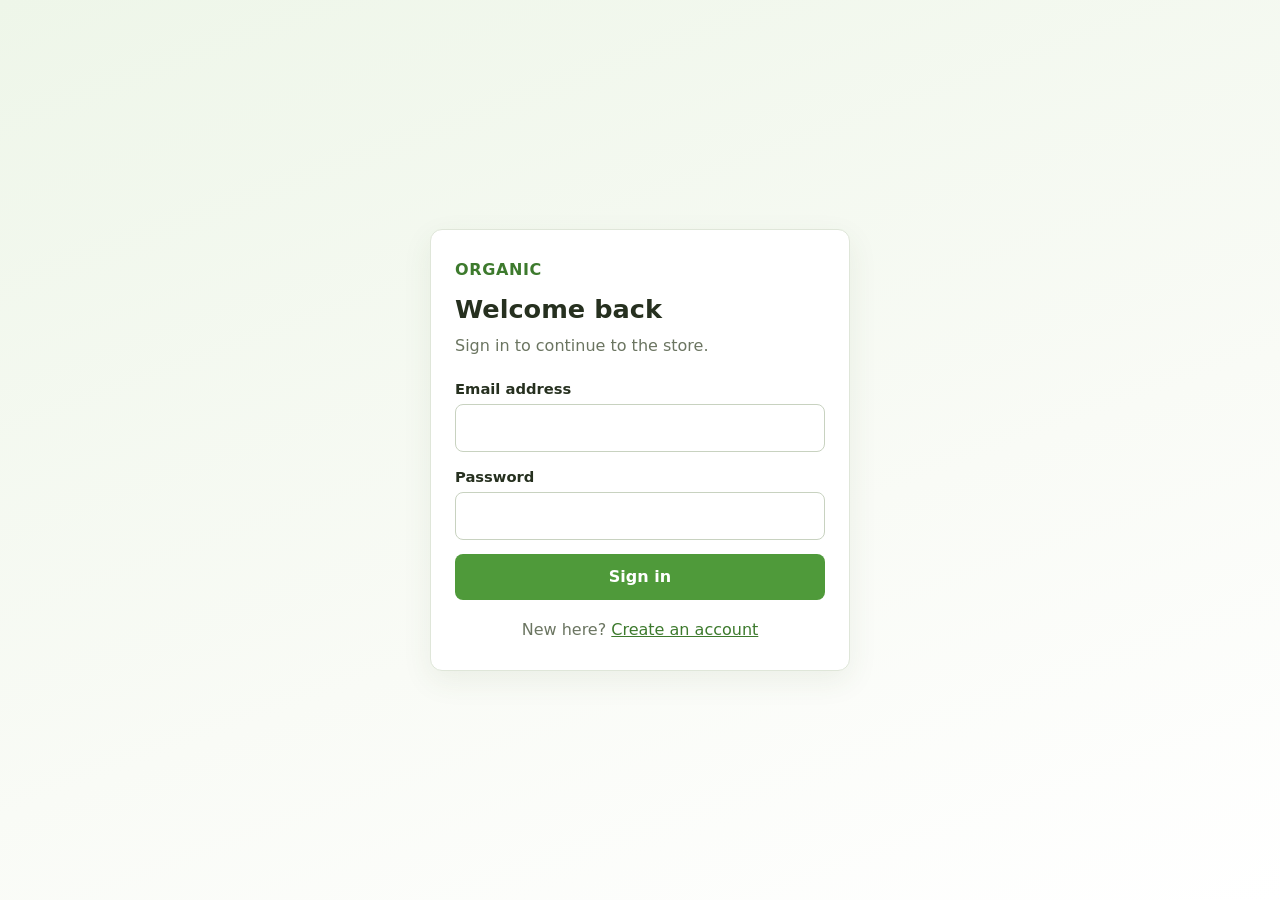
<file: account.html>
<!DOCTYPE html>
<html lang="en">
<head>
  <meta charset="UTF-8">
  <meta name="viewport" content="width=device-width, initial-scale=1.0">
  <title>My account | Organic</title>
  <link rel="stylesheet" href="css/auth.css">
</head>
<!-- "guarded" hides the page until account.js confirms someone is signed in -->
<body class="guarded">

  <header class="topbar">
    <div class="brand">ORGANIC</div>
    <div class="topbar-actions">
      <a class="btn btn-secondary btn-small" href="index.html">Back to store</a>
      <a class="btn btn-secondary btn-small" id="admin-link" href="admin.html" hidden>Admin panel</a>
      <button type="button" class="btn btn-small" id="logout-btn">Sign out</button>
    </div>
  </header>

  <main class="page">

    <section class="panel">
      <h1>My account</h1>
      <dl class="details">
        <dt>Name</dt><dd id="acc-name"></dd>
        <dt>Email</dt><dd id="acc-email"></dd>
        <dt>Role</dt><dd><span class="badge" id="acc-role"></span></dd>
        <dt>Member since</dt><dd id="acc-since"></dd>
      </dl>
      <p class="hint" id="role-note"></p>
    </section>

    <section class="panel">
      <h2>Change password</h2>
      <form id="password-form" novalidate>
        <div class="field">
          <label for="current">Current password</label>
          <input id="current" type="password" autocomplete="current-password" aria-describedby="current-error">
          <p class="error" id="current-error"></p>
        </div>

        <div class="field">
          <label for="next">New password</label>
          <input id="next" type="password" autocomplete="new-password" aria-describedby="next-error">
          <p class="hint">At least 8 characters, with a letter and a number.</p>
          <p class="error" id="next-error"></p>
        </div>

        <div class="field">
          <label for="confirm">Confirm new password</label>
          <input id="confirm" type="password" autocomplete="new-password" aria-describedby="confirm-error">
          <p class="error" id="confirm-error"></p>
        </div>

        <button type="submit" class="btn">Update password</button>
        <p id="password-message" class="msg" role="status" aria-live="polite" hidden></p>
      </form>
    </section>

  </main>

  <script src="js/auth.js"></script>
  <script src="js/account.js"></script>
</body>
</html>
</file>
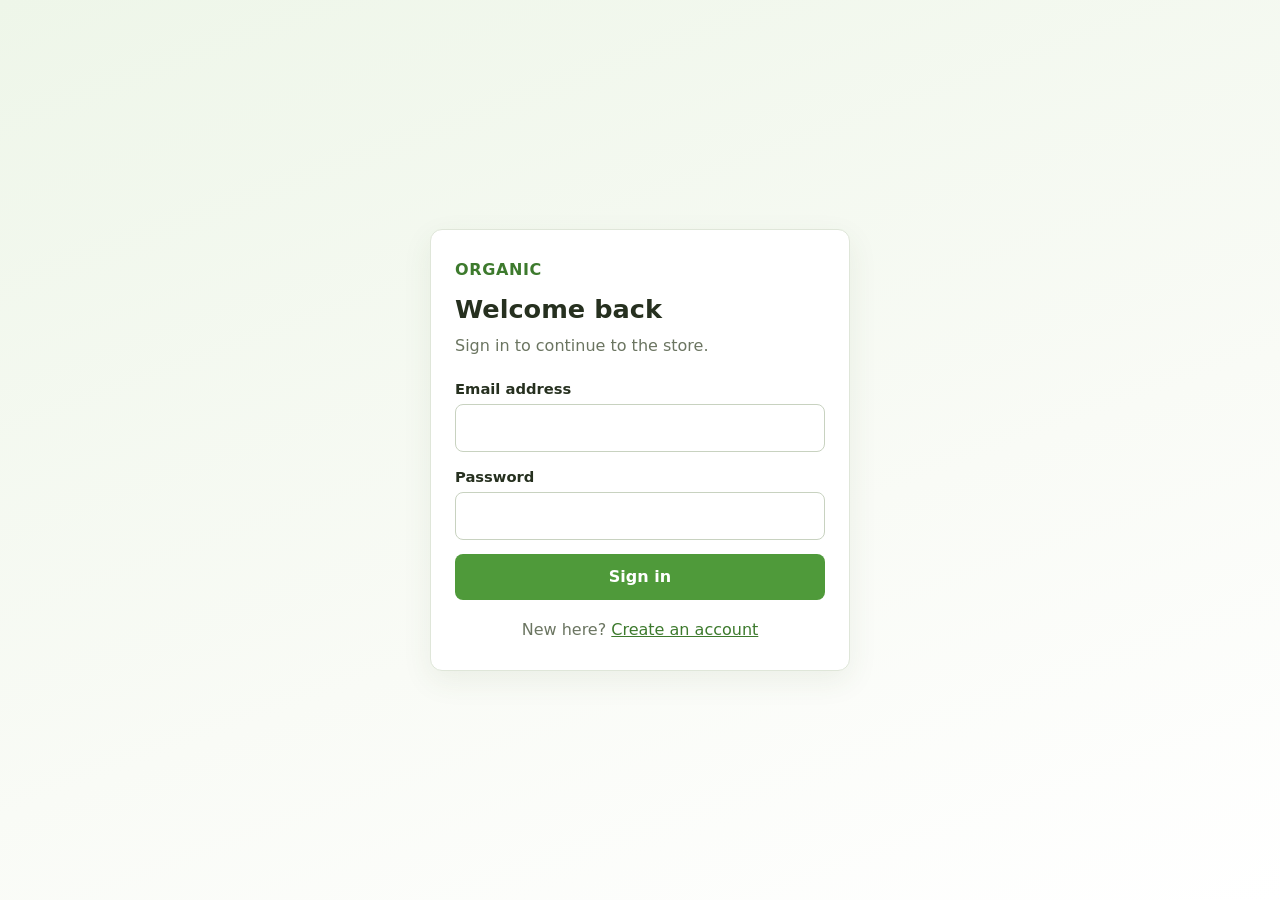
<file: admin.html>
<!DOCTYPE html>
<html lang="en">
<head>
  <meta charset="UTF-8">
  <meta name="viewport" content="width=device-width, initial-scale=1.0">
  <title>Admin panel | Organic</title>
  <link rel="stylesheet" href="css/auth.css">
</head>
<!-- "guarded" hides the page until admin.js confirms the visitor is an admin -->
<body class="guarded">

  <header class="topbar">
    <div class="brand">ORGANIC &middot; ADMIN</div>
    <div class="topbar-actions">
      <span class="who">Signed in as <strong id="admin-name"></strong> <span class="badge badge-admin">admin</span></span>
      <a class="btn btn-secondary btn-small" href="index.html">View store</a>
      <a class="btn btn-secondary btn-small" href="account.html">My account</a>
      <button type="button" class="btn btn-small" id="logout-btn">Sign out</button>
    </div>
  </header>

  <main class="page">

    <section class="panel">
      <h2>Add a product</h2>
      <p class="hint">New products appear in the store under "New in store".</p>

      <form id="product-form" novalidate>
        <div class="form-grid">
          <div class="field">
            <label for="p-name">Product name</label>
            <input id="p-name" type="text" maxlength="60" aria-describedby="p-name-error">
            <p class="error" id="p-name-error"></p>
          </div>

          <div class="field">
            <label for="p-price">Price (USD)</label>
            <input id="p-price" type="text" inputmode="decimal" placeholder="e.g. 12.50" aria-describedby="p-price-error">
            <p class="error" id="p-price-error"></p>
          </div>

          <div class="field">
            <label for="p-category">Category</label>
            <select id="p-category" aria-describedby="p-category-error"></select>
            <p class="error" id="p-category-error"></p>
          </div>

          <div class="field">
            <label for="p-image">Image link (optional)</label>
            <input id="p-image" type="text" placeholder="https://..." aria-describedby="p-image-error">
            <p class="error" id="p-image-error"></p>
          </div>
        </div>

        <button type="submit" class="btn">Add product</button>
        <p id="product-message" class="msg" role="status" aria-live="polite" hidden></p>
      </form>
    </section>

    <section class="panel">
      <h2>Products you added</h2>
      <p id="products-empty" class="empty">No products added yet.</p>
      <div class="table-wrap" id="products-wrap" hidden>
        <table>
          <thead>
            <tr><th>Name</th><th>Category</th><th>Price</th><th>Added</th><th></th></tr>
          </thead>
          <tbody id="product-rows"></tbody>
        </table>
      </div>
    </section>

    <section class="panel">
      <h2>Accounts</h2>
      <div class="table-wrap">
        <table>
          <thead>
            <tr><th>Name</th><th>Email</th><th>Role</th><th>Joined</th></tr>
          </thead>
          <tbody id="user-rows"></tbody>
        </table>
      </div>
    </section>

  </main>

  <script src="js/auth.js"></script>
  <script src="js/products.js"></script>
  <script src="js/admin.js"></script>
</body>
</html>
</file>
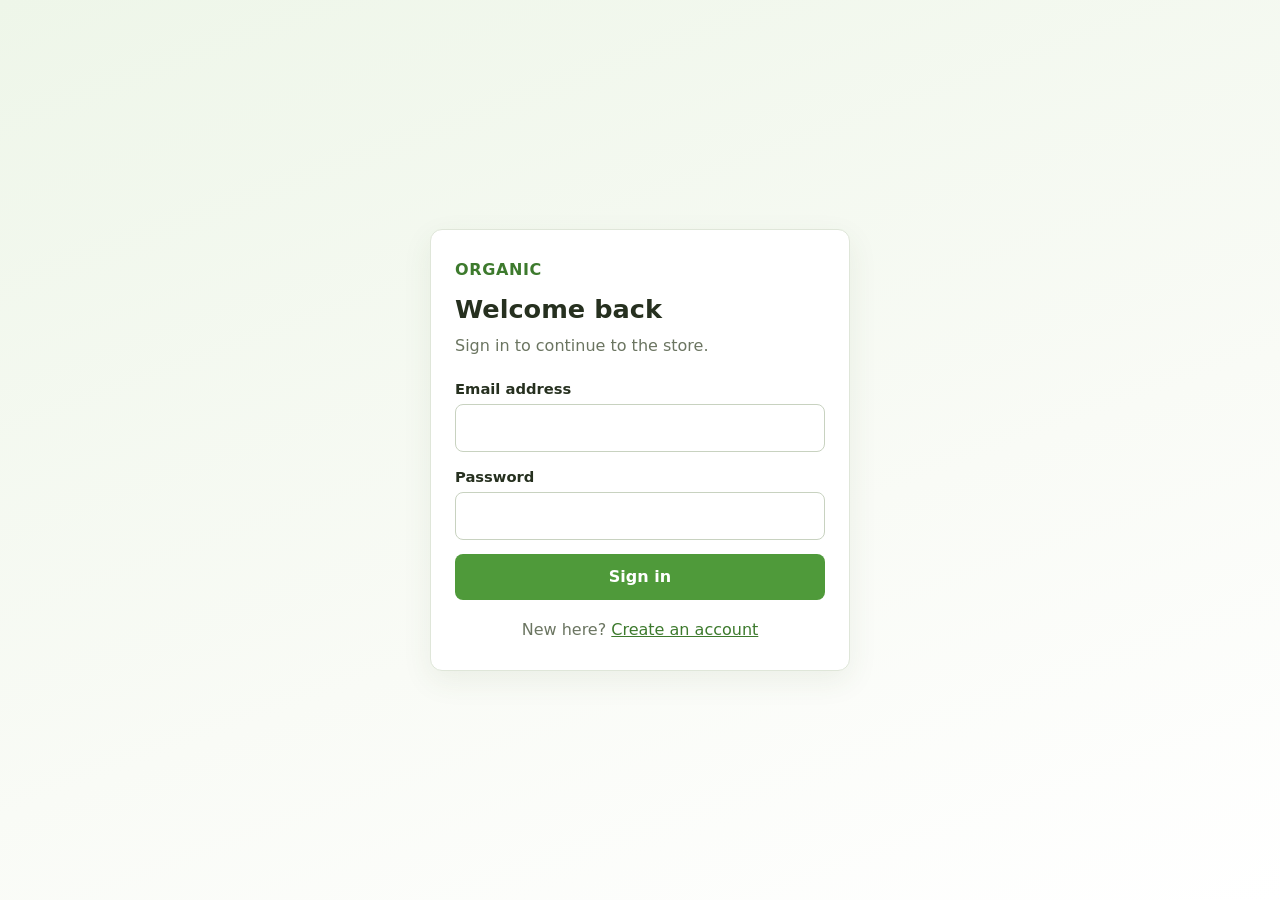
<file: signin.html>
<!DOCTYPE html>
<html lang="en">
<head>
  <meta charset="UTF-8">
  <meta name="viewport" content="width=device-width, initial-scale=1.0">
  <title>Sign in | Organic</title>
  <link rel="stylesheet" href="css/auth.css">
</head>
<body class="auth-page">

  <main class="auth-card">
    <div class="brand">ORGANIC</div>
    <h1>Welcome back</h1>
    <p class="subtitle">Sign in to continue to the store.</p>

    <!-- shows an error for 4 seconds (set by signIn() in js/signin.js) -->
    <p id="errorMsg" class="msg msg-error" role="alert" style="display: none;"></p>

    <form onsubmit="signIn(); return false;" novalidate>
      <div class="field">
        <label for="emailAddress">Email address</label>
        <input id="emailAddress" type="email" autocomplete="email">
      </div>
      <div class="field">
        <label for="password">Password</label>
        <input id="password" type="password" autocomplete="current-password">
      </div>

      <button id="signInBtn" type="submit" class="btn btn-block">Sign in</button>
    </form>

    <!-- the success message appears here -->
    <div id="display" role="status" aria-live="polite"></div>

    <p class="switch">New here? <a href="signup.html">Create an account</a></p>
  </main>

  <script src="js/auth.js"></script>
  <script src="js/signin.js"></script>
</body>
</html>
</file>
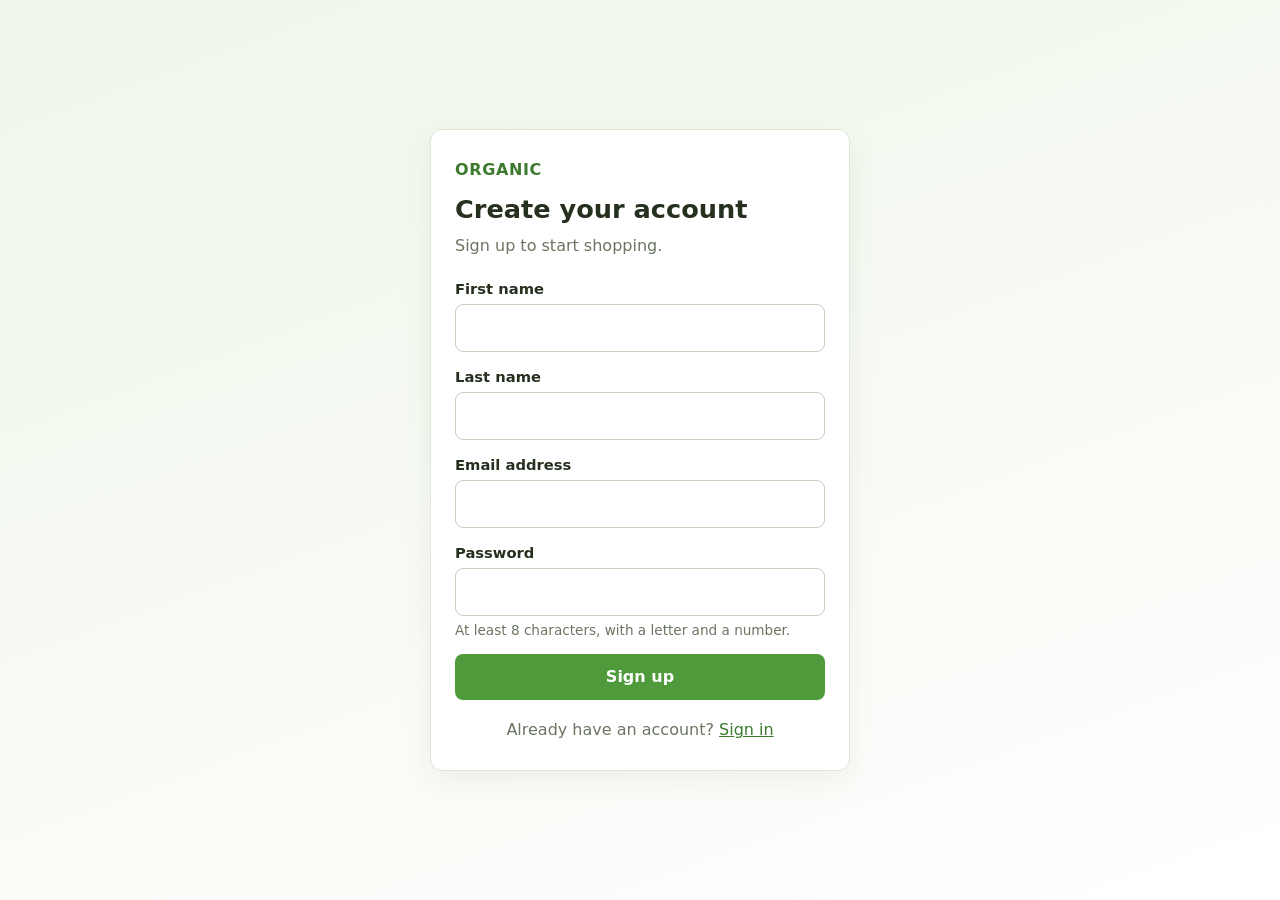
<file: signup.html>
<!DOCTYPE html>
<html lang="en">
<head>
  <meta charset="UTF-8">
  <meta name="viewport" content="width=device-width, initial-scale=1.0">
  <title>Create account | Organic</title>
  <link rel="stylesheet" href="css/auth.css">
</head>
<body class="auth-page">

  <main class="auth-card">
    <div class="brand">ORGANIC</div>
    <h1>Create your account</h1>
    <p class="subtitle">Sign up to start shopping.</p>

    <!-- shows an error for 4 seconds (set by signUp() in js/signup.js) -->
    <p id="errorMsg" class="msg msg-error" role="alert" style="display: none;"></p>

    <form onsubmit="signUp(); return false;" novalidate>
      <div class="field">
        <label for="firstName">First name</label>
        <input id="firstName" type="text" autocomplete="given-name">
      </div>
      <div class="field">
        <label for="lastName">Last name</label>
        <input id="lastName" type="text" autocomplete="family-name">
      </div>
      <div class="field">
        <label for="emailAddress">Email address</label>
        <input id="emailAddress" type="email" autocomplete="email">
      </div>
      <div class="field">
        <label for="password">Password</label>
        <input id="password" type="password" autocomplete="new-password">
        <p class="hint">At least 8 characters, with a letter and a number.</p>
      </div>

      <button id="migrate" type="submit" class="btn btn-block">Sign up</button>
    </form>

    <!-- the success message appears here -->
    <div id="display" role="status" aria-live="polite"></div>

    <p class="switch">Already have an account? <a href="signin.html">Sign in</a></p>
  </main>

  <script src="js/auth.js"></script>
  <script src="js/signup.js"></script>
</body>
</html>
</file>
<file: style.css>
/*
Theme Name: Organic
Theme URI: https://templatesjungle.com/
Author: TemplatesJungle
Author URI: https://templatesjungle.com/
Description: Organic is specially designed product packaged for eCommerce store websites.
Version: 1.1
*/

/*--------------------------------------------------------------
This is main CSS file that contains custom style rules used in this template
--------------------------------------------------------------*/
/*--------------------------------------------------------------
/** VARIABLES
--------------------------------------------------------------*/
body {
  --heading-font        : "Inter", sans-serif;
  --bs-link-color: #333;
  --bs-link-hover-color:#333;

  --bs-link-color-rgb: 40,40,40;
  --bs-link-hover-color-rgb: 0,0,0;

  --bs-light-rgb: 248, 248, 248;

  --bs-font-sans-serif: "Inter", sans-serif;
  --bs-body-font-family: var(--bs-font-sans-serif);
  --bs-body-font-size: 1rem;
  --bs-body-font-weight: 400;
  --bs-body-line-height: 2;
  --bs-body-color: #747474;

  --bs-primary: #6BB252;
  --bs-primary-rgb: 107, 178, 82;
  
  --bs-secondary: #364127;
  --bs-secondary-rgb: 54, 65, 39;
  
  --bs-danger: #F95F09;
  --bs-danger-rgb: 249, 95, 9;

  --bs-success: #a3be4c;
  --bs-success-rgb: 163, 190, 76;
  
  --bs-primary-bg-subtle: #FFF9EB;
  --bs-success-bg-subtle: #eef5e5;
  
  --bs-border-color: #F7F7F7;
}
.btn-primary {
  --bs-btn-color: #fff;
  --bs-btn-bg: var(--bs-primary);
  --bs-btn-border-color: transparent;
  --bs-btn-hover-color: #fff;
  --bs-btn-hover-bg: #f7a422;
  --bs-btn-hover-border-color: transparent;
  --bs-btn-focus-shadow-rgb: 49,132,253;
  --bs-btn-active-color: #fff;
  --bs-btn-active-bg: var(--bs-primary);
  --bs-btn-active-border-color: transparent;
  --bs-btn-active-shadow: inset 0 3px 5px rgba(0, 0, 0, 0.125);
  --bs-btn-disabled-color: #fff;
  --bs-btn-disabled-bg: #d3d7dd;
  --bs-btn-disabled-border-color: transparent;
}
.btn-outline-primary {
  --bs-btn-color: var(--bs-primary);
  --bs-btn-border-color: var(--bs-primary);
  --bs-btn-hover-color: #fff;
  --bs-btn-hover-bg: #ffc107;
  --bs-btn-hover-border-color: #ffc107;
  --bs-btn-focus-shadow-rgb: 13,110,253;
  --bs-btn-active-color: #fff;
  --bs-btn-active-bg: #ffc107;
  --bs-btn-active-border-color: #ffc107;
  --bs-btn-active-shadow: inset 0 3px 5px rgba(0, 0, 0, 0.125);
  --bs-btn-disabled-color: #fff3cd;
  --bs-btn-disabled-bg: transparent;
  --bs-btn-disabled-border-color: #fff3cd;
  --bs-gradient: none;
}
.btn-outline-light {
  --bs-btn-color: #747474;
  --bs-btn-border-color: #EFEFEF;
  --bs-btn-hover-color: #000;
  --bs-btn-hover-bg: #EFEFEF;
  --bs-btn-hover-border-color: #EFEFEF;
  --bs-btn-focus-shadow-rgb: 248,249,250;
  --bs-btn-active-color: #000;
  --bs-btn-active-bg: #EFEFEF;
  --bs-btn-active-border-color: #EFEFEF;
  --bs-btn-active-shadow: inset 0 3px 5px rgba(0, 0, 0, 0.125);
  --bs-btn-disabled-color: #EFEFEF;
  --bs-btn-disabled-bg: transparent;
  --bs-btn-disabled-border-color: #EFEFEF;
  --bs-gradient: none;
}
.btn-warning {
  --bs-btn-color: #747474;
  --bs-btn-bg: #FCF7EB;
  --bs-btn-border-color: #FCF7EB;
  --bs-btn-hover-color: #747474;
  --bs-btn-hover-bg: #FFECBE;
  --bs-btn-hover-border-color: #FFECBE;
  --bs-btn-focus-shadow-rgb: 217,164,6;
  --bs-btn-active-color: #000;
  --bs-btn-active-bg: #FFECBE;
  --bs-btn-active-border-color: #FFECBE;
  --bs-btn-active-shadow: inset 0 3px 5px rgba(0, 0, 0, 0.125);
  --bs-btn-disabled-color: #000;
  --bs-btn-disabled-bg: #FCF7EB;
  --bs-btn-disabled-border-color: #FCF7EB;
}
.btn-success {
  --bs-btn-color: #222;
  --bs-btn-bg: #EEF5E4;
  --bs-btn-border-color: #EEF5E4;
  --bs-btn-hover-color: #222;
  --bs-btn-hover-bg: #9de3c2;
  --bs-btn-hover-border-color: #9de3c2;
  --bs-btn-focus-shadow-rgb: 60,153,110;
  --bs-btn-active-color: #222;
  --bs-btn-active-bg: #9de3c2;
  --bs-btn-active-border-color: #9de3c2;
  --bs-btn-active-shadow: inset 0 3px 5px rgba(0, 0, 0, 0.125);
  --bs-btn-disabled-color: #222;
  --bs-btn-disabled-bg: #EEF5E4;
  --bs-btn-disabled-border-color: #EEF5E4;
}
.btn-danger {
  --bs-btn-color: #222;
  --bs-btn-bg: #FFEADA;
  --bs-btn-border-color: #FFEADA;
  --bs-btn-hover-color: #222;
  --bs-btn-hover-bg: #ecc9af;
  --bs-btn-hover-border-color: #ecc9af;
  --bs-btn-focus-shadow-rgb: 60,153,110;
  --bs-btn-active-color: #222;
  --bs-btn-active-bg: #ecc9af;
  --bs-btn-active-border-color: #ecc9af;
  --bs-btn-active-shadow: inset 0 3px 5px rgba(0, 0, 0, 0.125);
  --bs-btn-disabled-color: #222;
  --bs-btn-disabled-bg: #FFEADA;
  --bs-btn-disabled-border-color: #FFEADA;
}
body {
  letter-spacing: 0.03em;
}
h1,h2,h3,h4,h5,h6 {
  font-family: var(--heading-font);
  color: var(--bs-dark);
  font-weight: 700;
}
.breadcrumb.text-white {
  --bs-breadcrumb-divider-color: #fff;
  --bs-breadcrumb-item-active-color: var(--bs-primary);
}
.dropdown-menu {
  --bs-dropdown-link-active-bg: var(--bs-primary);
}
.nav-pills .nav-link {
  --bs-nav-pills-link-active-color: #111;
  --bs-nav-pills-link-active-bg: #f1f1f1;
}
.pagination {
  --bs-pagination-active-bg: var(--bs-primary);
  --bs-pagination-active-border-color: var(--bs-primary);
}
.container, .container-fluid, .container-lg, .container-md, .container-sm, .container-xl, .container-xxl {
  --bs-gutter-x: 3rem;
}
/*----------------------------------------------*/
/* 6. SITE STRUCTURE */
/*----------------------------------------------*/
/* 6.1 Header
--------------------------------------------------------------*/
/* Preloader */
.preloader-wrapper {
  width: 100%;
  height: 100vh;
  margin: 0 auto;
  position: fixed;
  top: 0;
  left: 0;
  z-index: 111;
  background: #fff;
}

.preloader-wrapper .preloader {
  margin: 20% auto 0;
  transform: translateZ(0);
}

.preloader:before,
.preloader:after {
  content: '';
  position: absolute;
  top: 0;
}

.preloader:before,
.preloader:after,
.preloader {
  border-radius: 50%;
  width: 2em;
  height: 2em;
  animation: animation 1.2s infinite ease-in-out;
}

.preloader {
  animation-delay: -0.16s;
}

.preloader:before {
  left: -3.5em;
  animation-delay: -0.32s;
}

.preloader:after {
  left: 3.5em;
}

@keyframes animation {
  0%,
  80%,
  100% {
    box-shadow: 0 2em 0 -1em var(--bs-primary);
  }
  40% {
    box-shadow: 0 2em 0 0 var(--bs-primary);
  }
}

/* *** Start editing below this line *** */
/* .container-fluid {
  max-width: 1600px;
}
*/
@media (min-width: 1400px) {
  .container-lg {
      max-width: 1600px;
  }
} 

.banner-blocks {
  display: grid;
  grid-template-columns: repeat(12, 1fr);
  grid-template-rows: repeat(2, 1fr);
  grid-gap: 2rem;
}
.block-1 { grid-area: 1 / 1 / 3 / 8; }
.block-2 { grid-area: 1 / 8 / 2 / 13; }
.block-3 { grid-area: 2 / 8 / 3 / 13; }

@media screen and (max-width:1140px) {
  .banner-blocks {
    grid-template-columns: 1fr;
    grid-template-rows: repeat(4, 1fr);
  }
  .block-1 { grid-area: 1 / 1 / 3 / 2; }
  .block-2 { grid-area: 3 / 1 / 4 / 2; }
  .block-3 { grid-area: 4 / 1 / 5 / 2; }
  
}
.disclaimer{
  
}

/* Swiper carousel */
.swiper-prev,
.swiper-next {
  width: 38px;
  height: 38px;
  line-height: 38px;
  background: #F1F1F1;
  color: #222222;
  padding: 0;
  text-align: center;
  border-radius: 10px;
  --bs-btn-border-color: transparent;
  --bs-btn-active-bg: #ec9b22;
  --bs-btn-active-border-color: transparent;
  --bs-btn-hover-bg: var(--bs-primary);
  --bs-btn-hover-border-color: transparent;
  --bs-btn-disabled-color: #ccc;
  --bs-btn-disabled-bg: #eaeaea;
  --bs-btn-disabled-border-color: #eaeaea
}
.swiper-prev:hover,
.swiper-next:hover {
  background: var(--bs-primary);
}

/* category carousel */
.category-carousel .category-item {
  background: #FFFFFF;
  border: 1px solid #FBFBFB;
  box-shadow: 0px 5px 22px rgba(0, 0, 0, 0.04);
  border-radius: 16px;
  text-align: center;
  padding: 60px 20px;
  margin: 20px 0;
  transition: box-shadow 0.3s ease-out, transform 0.3s ease-out;
}
.category-carousel .category-item:hover {
  transform: translate3d(0,-10px,0);
  box-shadow: 0px 21px 44px rgba(0, 0, 0, 0.08);
}
.category-carousel .category-item .category-title {
  font-weight: 600;
  font-size: 20px;
  line-height: 27px;
  letter-spacing: 0.02em;
  text-transform: capitalize;
  color: #222222;
  margin-top: 20px;
}

/* brand carousel */
.brand-carousel .brand-item {
  background: #FFFFFF;
  border: 1px solid #FBFBFB;
  box-shadow: 0px 5px 22px rgba(0, 0, 0, 0.04);
  border-radius: 16px;
  padding: 16px;
}
.brand-carousel .brand-item img {
  width: 100%;
  border-radius: 12px;
}
.brand-carousel .brand-item .brand-details {
  margin-left: 15px;
}
.brand-carousel .brand-item .brand-title {
  margin: 0;
}

/* product tabs */
.product-tabs .nav-tabs {
  justify-content: flex-end;
  border: none;
  
  --bs-nav-link-hover-color: #111;
  --bs-nav-link-color: #555;
  --bs-nav-tabs-link-border-color: #fff;
  --bs-nav-tabs-link-hover-border-color: transparent;
  --bs-nav-tabs-link-active-border-color: #fff;
}
.product-tabs .nav-tabs .nav-link.active, 
.product-tabs .nav-tabs .nav-item.show .nav-link {
  /* border: none; */
  border-bottom: 3px solid var(--bs-primary);
}

/* products-carousel */
.products-carousel .swiper, .products-carousel .swiper-container {
  overflow: visible;
}

/* product-grid */
input[type=number]::-webkit-inner-spin-button, 
input[type=number]::-webkit-outer-spin-button {  
   opacity: 1;
}
.product-item .button-area .quantity {
  padding: 0.5rem;
}
.product-item .button-area {
  display: none;
  position: absolute;
  text-align: center;
  background: #fff;
  width: 100%;
  left: 0;
  bottom: -55px;
  z-index: 1;
  box-shadow: 0px 20px 44px rgba(0, 0, 0, 0.08);
  /* transition: box-shadow 0.3s ease-out; */
}
.product-item {
  position: relative;
  padding: 16px;
  background: #FFFFFF;
  border-radius: 16px;
  margin-bottom: 30px;
  box-shadow: 0px 0px 22px rgba(0, 0, 0, 0);
  /* transition: box-shadow 0.3s ease-out, margin 0.3s ease-out; */
}
.product-item:hover .button-area {
  display: block;
}
.product-item:hover {
  /* z-index: 1; */
  /* margin-bottom: -50px; */
  /* max-height: 500px; */
  box-shadow: 0px 0px 44px rgba(0, 0, 0, 0.08);
}
.product-item figure {
  text-align: center;
}
.product-item figure img {
  max-height: 210px;
  height: auto;
}
.product-item .product-qty {
  width: 85px;
}
.product-item .btn-link {
  text-decoration: none;
}
.product-item #quantity {
  height: auto;
  width: 28px;
  text-align: center;
  border: none;
  margin: 0;
  padding: 0;
}
.product-item .btn-number {
  width: 26px;
  height: 26px;
  line-height: 1;
  text-align: center;
  background: #FFFFFF;
  border: 1px solid #E2E2E2;
  border-radius: 6px;
  color: #222;
  padding: 0;
}

/* cart */
.cart .product-qty {
  min-width: 130px;
}

/* floating image */
.image-float {
  margin-top: -140px;
  margin-bottom: -140px;
}
@media screen and (max-width:991px) {
  .image-float {
    margin: 0;
  }
}
 /* post item */
.post-item .post-meta {
  font-size: 0.8rem;
  line-height: 1;
}
.post-item .post-meta svg {
  margin-right: 5px;
}

@media screen and (max-width: 991px) {
  /* offcanvas menu */
  .offcanvas-body .nav-item {
    font-weight: 700;
    border-bottom: 1px solid #d1d1d1;
  }
  .offcanvas-body .filter-categories {
    width: 100%;
    margin-bottom: 20px !important;
    border: 1px solid #d1d1d1 !important;
    padding: 14px;
    border-radius: 8px;
  }
  /* dropdown-menu */
  .dropdown-menu {
    padding: 0;
    border: none;
    line-height: 1.4;
    font-size: 0.9em;
  }
  .dropdown-menu a {
    padding-left: 0;
  }
  .dropdown-toggle::after {
    position: absolute;
    right: 0;
    top: 21px;
  }
}

/* single product */
/* product-thumbnail-slider */
.product-thumbnail-slider {
  height: 740px;
}
@media screen and (max-width:992px) {
  .product-thumbnail-slider {
    margin-top: 20px;
    height: auto;
  }
}
@media screen and (min-width:992px) {
  .product-thumbnail-slider {
    height: 420px;
  }
}
@media screen and (min-width:1200px) {
  .product-thumbnail-slider {
    height: 540px;
  }
}
@media screen and (min-width:1400px) {
  .product-thumbnail-slider {
    height: 740px;
  }
}

/* bootstrap extended */
.border-dashed {
  border-bottom: 1px dashed #d1d1d1;
}
.ls-1 {
  letter-spacing: -0.04em;
}
.button-area .btn-cart {
  text-wrap: nowrap;
  height: 3.3em;
  line-height: 2em;
  width: 100%;
}
.fs-7 {
  font-size: 0.8rem!important;
}

/* button */
.btn-link {
  display: inline-block;
  font-size: 0.875rem;
  font-weight: bold;
  font-family: var(--bs-body-font-family);
  letter-spacing: 0.0875rem;
  text-transform: uppercase;
  text-decoration: none;
}

a.btn-link,
a.btn-link:after {
  transition: all .5s;
}

a.btn-link {
  position: relative;
}

a.btn-link:before,
a.btn-link:after {
  content: '';
  display: block;
  position: absolute;
  bottom: 0;
  left: 0;
  width: 0;
  background-color: var(--bs-dark);
  height: 2px;
}

[data-bs-theme=dark] a.btn-link:after {
  background-color: var(--bs-light);
}

a.btn-link:before {
  background-color: rgba( var(--bs-light-rgb), 0.2 );
  width: 100%;
}

a.btn-link.is-checked:after,
a.btn-link:hover:after {
  width: 100%;
}

a.btn-link.text-white:after {
  background-color: var(--bs-light);
}

a.btn-link.text-light:after {
  background-color: var(--bs-light);
}

.navbar .megamenu{ padding: 1rem; }
/* ============ desktop view ============ */
@media all and (min-width: 992px) {
	
	.navbar .has-megamenu{position:static!important;}
	.navbar .megamenu{left:0; right:0; width:100%; margin-top:0;  }
	
}	
/* ============ desktop view .end// ============ */


/* ============ mobile view ============ */
@media(max-width: 991px){
	.navbar.fixed-top .navbar-collapse, .navbar.sticky-top .navbar-collapse{
		overflow-y: auto;
	    max-height: 90vh;
	    margin-top:10px;
	}
}
/* ============ mobile view .end// ============ */
</file>
<file: css/auth.css>
/* auth.css: styles for signup.html, signin.html, account.html and admin.html.
   Plain CSS only. No Bootstrap, no libraries.
   To re-colour everything, change the variables in :root. */

:root {
  --green: #4f9a3a;
  --green-dark: #3d7a2d;
  --green-soft: #eef6e9;
  --ink: #26301f;
  --muted: #6b7561;
  --line: #dfe6d9;
  --page: #f6f8f3;
  --white: #ffffff;
  --red: #b3261e;
  --red-soft: #fdecea;
  --amber: #8a5a00;
  --amber-soft: #fff4d6;
  --radius: 12px;
}

* { box-sizing: border-box; }

[hidden] { display: none !important; }

body {
  margin: 0;
  font-family: system-ui, -apple-system, "Segoe UI", Roboto, Arial, sans-serif;
  font-size: 16px;
  line-height: 1.5;
  color: var(--ink);
  background: var(--page);
}

/* Pages that need a login stay invisible until the script confirms access. */
body.guarded { visibility: hidden; }

a { color: var(--green-dark); }
h1, h2, h3 { line-height: 1.25; margin: 0 0 8px; }
h1 { font-size: 1.6rem; }
h2 { font-size: 1.2rem; }
p { margin: 0 0 12px; }

/* ---------- centered card (sign up / sign in) ---------- */
body.auth-page {
  min-height: 100vh;
  display: flex;
  align-items: center;
  justify-content: center;
  padding: 24px 16px;
  background: linear-gradient(160deg, #eef6e9 0%, #f9fbf6 60%, #ffffff 100%);
}

.auth-card {
  width: 100%;
  max-width: 420px;
  background: var(--white);
  border: 1px solid var(--line);
  border-radius: var(--radius);
  padding: 28px 24px;
  box-shadow: 0 10px 30px rgba(60, 90, 40, 0.08);
}

.brand { color: var(--green-dark); font-weight: 700; letter-spacing: 0.04em; margin-bottom: 12px; }
.subtitle { color: var(--muted); margin-bottom: 20px; }
.switch { margin: 18px 0 0; text-align: center; color: var(--muted); }

/* ---------- forms ---------- */
.field { margin-bottom: 14px; }
.field label { display: block; font-weight: 600; margin-bottom: 4px; font-size: 0.92rem; }

input[type="text"],
input[type="email"],
input[type="password"],
input[type="number"],
select {
  width: 100%;
  padding: 11px 12px;
  font: inherit;
  color: var(--ink);
  background: var(--white);
  border: 1px solid #c8d2c0;
  border-radius: 8px;
}

input:focus, select:focus {
  outline: 2px solid var(--green);
  outline-offset: 1px;
  border-color: var(--green);
}

input.invalid, select.invalid { border-color: var(--red); }

.error { color: var(--red); font-size: 0.85rem; margin: 4px 0 0; min-height: 1.1em; }
.hint { color: var(--muted); font-size: 0.85rem; margin: 4px 0 0; }

/* ---------- buttons ---------- */
.btn {
  display: inline-block;
  padding: 11px 18px;
  font: inherit;
  font-weight: 600;
  color: var(--white);
  background: var(--green);
  border: 0;
  border-radius: 8px;
  cursor: pointer;
  text-decoration: none;
  text-align: center;
}
.btn:hover { background: var(--green-dark); }
.btn:disabled { opacity: 0.6; cursor: not-allowed; }
.btn-block { width: 100%; }
.btn-secondary { background: var(--white); color: var(--green-dark); border: 1px solid var(--green); }
.btn-secondary:hover { background: var(--green-soft); }
.btn-danger { background: var(--red); }
.btn-danger:hover { background: #8f1e18; }
.btn-small { padding: 6px 12px; font-size: 0.85rem; }

/* ---------- message boxes ---------- */
.msg { padding: 10px 12px; border-radius: 8px; margin: 14px 0 0; font-size: 0.95rem; }
.msg-success { background: var(--green-soft); color: var(--green-dark); border: 1px solid #c9e2bd; }
.msg-error { background: var(--red-soft); color: var(--red); border: 1px solid #f3c2bd; }
.msg-warning { background: var(--amber-soft); color: var(--amber); border: 1px solid #f1d98f; }

/* ---------- top bar and layout (admin / account) ---------- */
.topbar {
  display: flex;
  flex-wrap: wrap;
  align-items: center;
  justify-content: space-between;
  gap: 10px;
  padding: 12px 20px;
  background: var(--white);
  border-bottom: 1px solid var(--line);
}
.topbar .brand { margin: 0; }
.topbar-actions { display: flex; flex-wrap: wrap; align-items: center; gap: 10px; }
.who { color: var(--muted); font-size: 0.92rem; }

.page { max-width: 960px; margin: 0 auto; padding: 24px 16px 48px; }

.panel {
  background: var(--white);
  border: 1px solid var(--line);
  border-radius: var(--radius);
  padding: 20px;
  margin-bottom: 20px;
}

.form-grid { display: grid; grid-template-columns: 1fr 1fr; gap: 0 16px; }
.form-grid .full { grid-column: 1 / -1; }

.badge {
  display: inline-block;
  padding: 2px 10px;
  font-size: 0.78rem;
  font-weight: 700;
  border-radius: 999px;
  background: var(--green-soft);
  color: var(--green-dark);
  text-transform: uppercase;
}
.badge-admin { background: var(--amber-soft); color: var(--amber); }

dl.details { display: grid; grid-template-columns: max-content 1fr; gap: 6px 16px; margin: 0 0 8px; }
dl.details dt { color: var(--muted); }
dl.details dd { margin: 0; font-weight: 600; word-break: break-word; }

/* ---------- tables ---------- */
.table-wrap { overflow-x: auto; }
table { width: 100%; border-collapse: collapse; font-size: 0.95rem; }
th, td { text-align: left; padding: 9px 10px; border-bottom: 1px solid var(--line); vertical-align: middle; }
th { color: var(--muted); font-weight: 600; font-size: 0.85rem; }
.empty { color: var(--muted); padding: 8px 0; }

@media (max-width: 600px) {
  .form-grid { grid-template-columns: 1fr; }
  .auth-card { padding: 22px 16px; }
}
</file>
